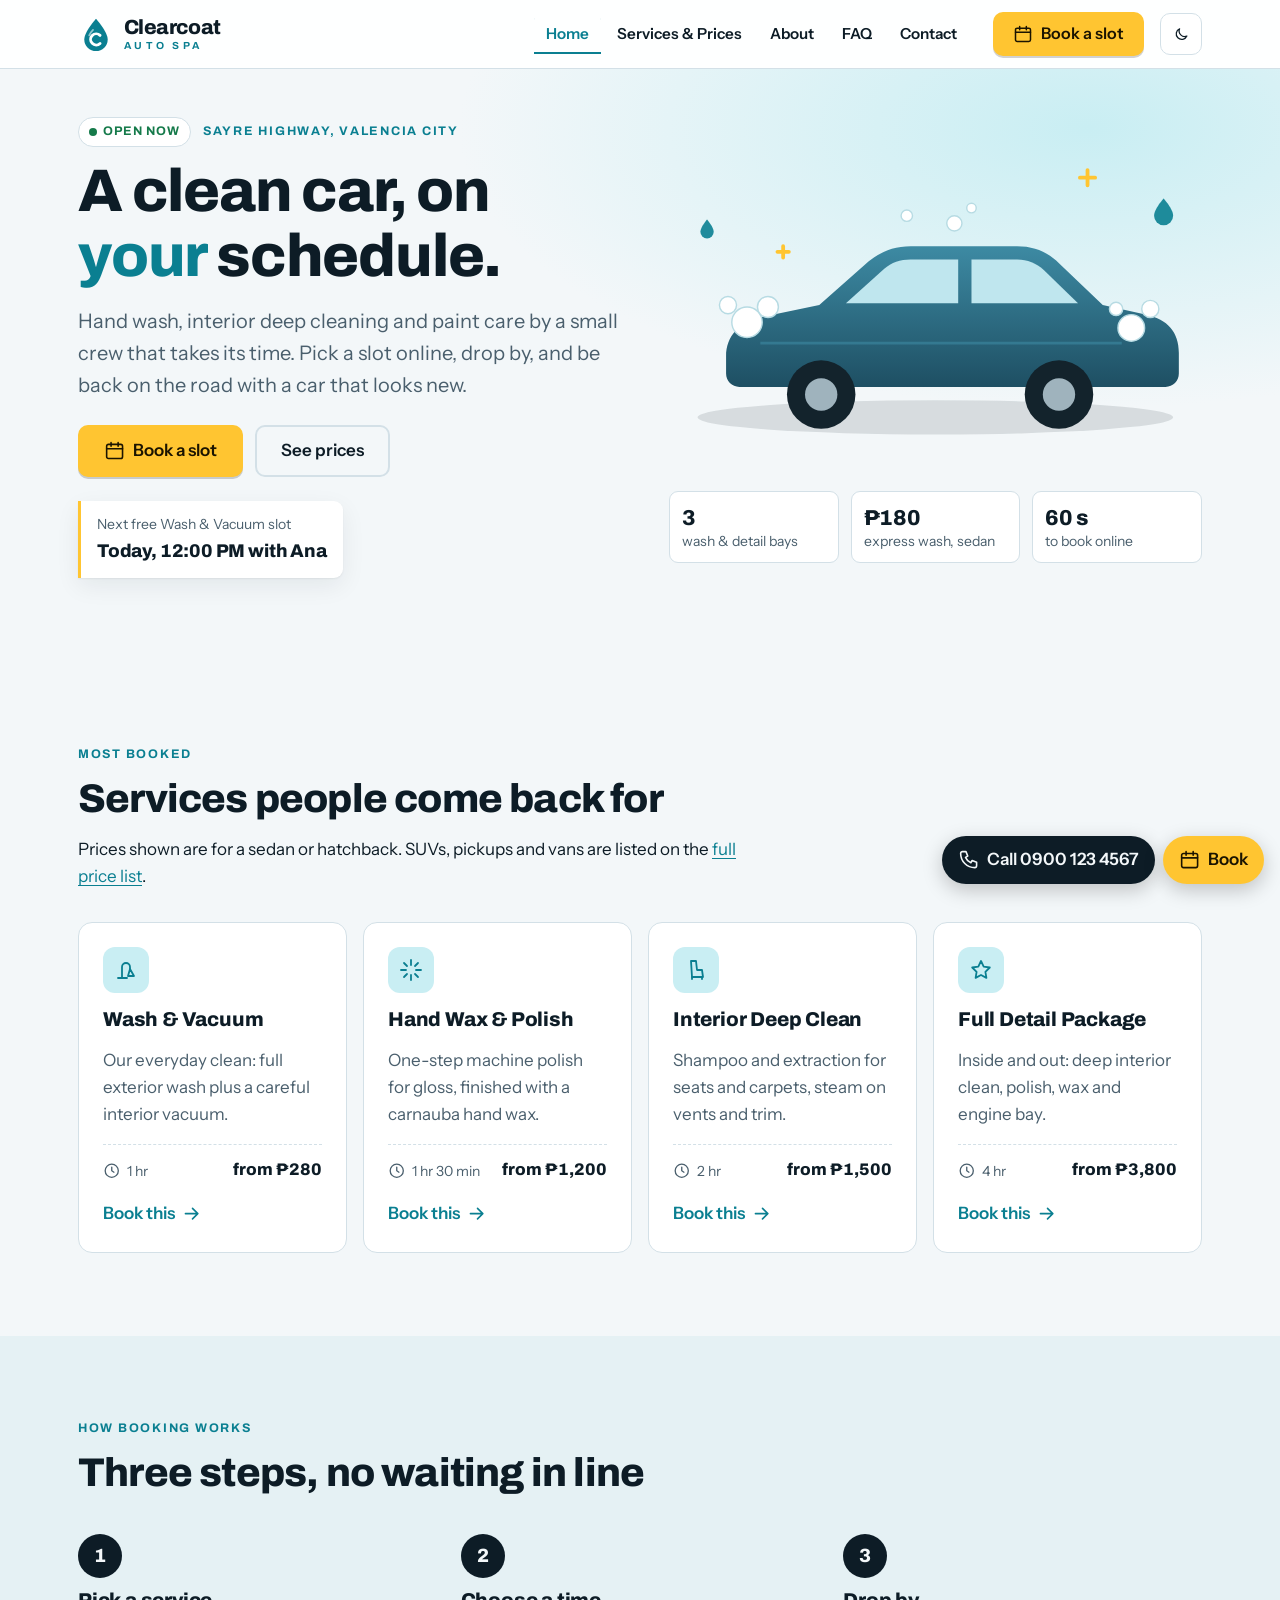
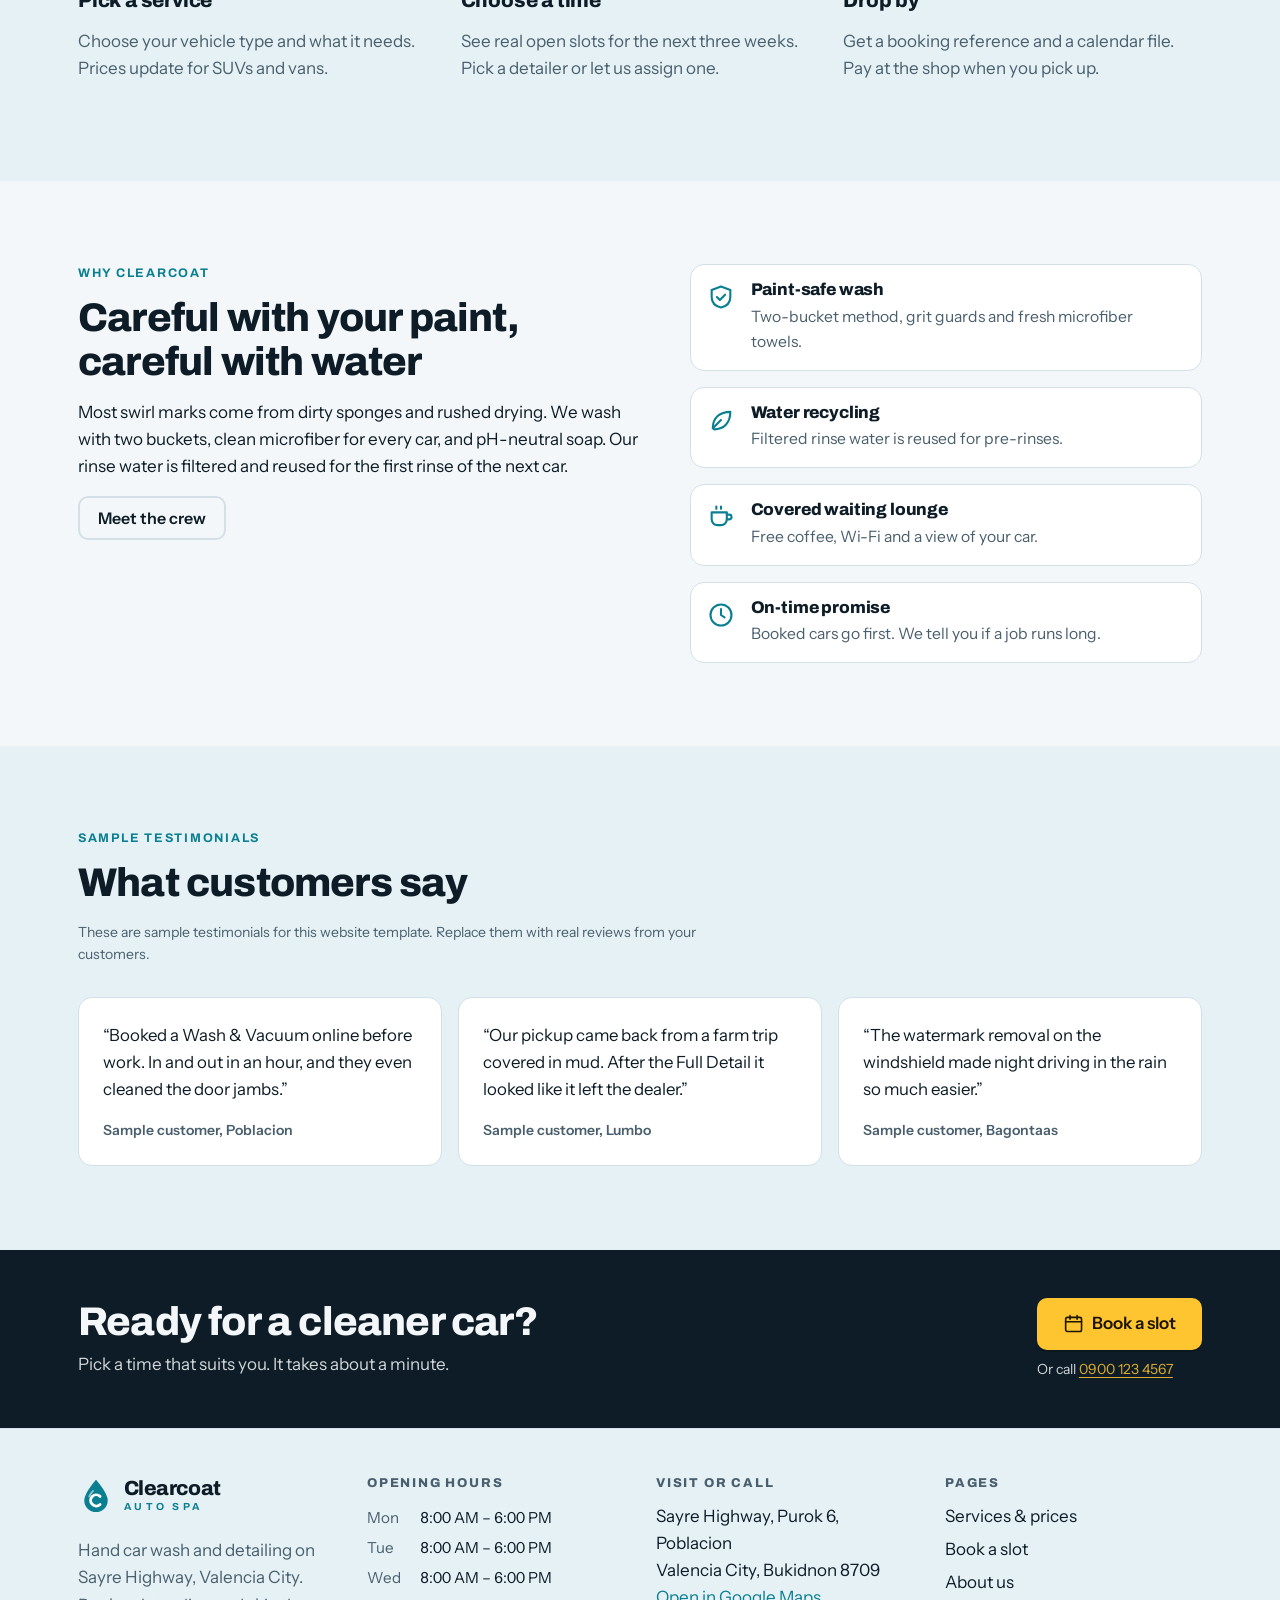
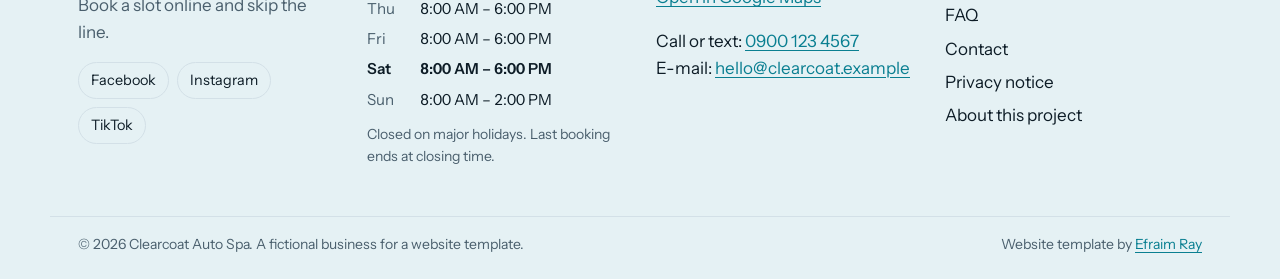
<file: demo/index.html>
<!DOCTYPE html>
<html lang="en-PH">
<head>
<meta charset="utf-8">
<meta name="viewport" content="width=device-width, initial-scale=1, viewport-fit=cover">
<title>Clearcoat Auto Spa | Car Wash &amp; Detailing in Valencia City, Bukidnon</title>
<meta name="description" content="Hand car wash, interior deep cleaning and detailing in Valencia City, Bukidnon. See prices in pesos and book a time slot online in under a minute.">
<link rel="canonical" href="https://efraimray.github.io/clearcoat-auto-spa/demo/">
<meta property="og:type" content="website">
<meta property="og:site_name" content="Clearcoat Auto Spa">
<meta property="og:title" content="Clearcoat Auto Spa | Car Wash &amp; Detailing in Valencia City, Bukidnon">
<meta property="og:description" content="Hand car wash, interior deep cleaning and detailing in Valencia City, Bukidnon. See prices in pesos and book a time slot online in under a minute.">
<meta property="og:url" content="https://efraimray.github.io/clearcoat-auto-spa/demo/">
<meta property="og:image" content="https://efraimray.github.io/clearcoat-auto-spa/demo/assets/img/og-image.jpg">
<meta property="og:locale" content="en_PH">
<meta name="twitter:card" content="summary_large_image">
<meta name="theme-color" content="#0a7f91">
<link rel="icon" href="assets/img/favicon.svg" type="image/svg+xml">
<link rel="preload" href="assets/fonts/archivo-latin-800-normal.woff2" as="font" type="font/woff2" crossorigin>
<link rel="preload" href="assets/fonts/instrument-sans-latin-400-normal.woff2" as="font" type="font/woff2" crossorigin>
<link rel="stylesheet" href="assets/css/style.css?v=1.0.0">
<script>/* Apply the saved theme before paint to avoid a flash. */try{var t=localStorage.getItem('cc-theme');if(t==='dark'||t==='light'){document.documentElement.setAttribute('data-theme',t);}}catch(e){}</script>
<script type="application/ld+json">{"@context":"https://schema.org","@type":"AutoWash","name":"Clearcoat Auto Spa","description":"Car wash and detailing in Valencia City","url":"https://efraimray.github.io/clearcoat-auto-spa/demo/","telephone":"+639001234567","email":"hello@clearcoat.example","priceRange":"₱120–₱5,200","image":"https://efraimray.github.io/clearcoat-auto-spa/demo/assets/img/og-image.jpg","logo":"https://efraimray.github.io/clearcoat-auto-spa/demo/assets/img/favicon.svg","address":{"@type":"PostalAddress","streetAddress":"Sayre Highway, Purok 6, Poblacion","addressLocality":"Valencia City","addressRegion":"Bukidnon","postalCode":"8709","addressCountry":"PH"},"openingHoursSpecification":[{"@type":"OpeningHoursSpecification","dayOfWeek":"Sunday","opens":"08:00","closes":"14:00"},{"@type":"OpeningHoursSpecification","dayOfWeek":"Monday","opens":"08:00","closes":"18:00"},{"@type":"OpeningHoursSpecification","dayOfWeek":"Tuesday","opens":"08:00","closes":"18:00"},{"@type":"OpeningHoursSpecification","dayOfWeek":"Wednesday","opens":"08:00","closes":"18:00"},{"@type":"OpeningHoursSpecification","dayOfWeek":"Thursday","opens":"08:00","closes":"18:00"},{"@type":"OpeningHoursSpecification","dayOfWeek":"Friday","opens":"08:00","closes":"18:00"},{"@type":"OpeningHoursSpecification","dayOfWeek":"Saturday","opens":"08:00","closes":"18:00"}],"potentialAction":{"@type":"ReserveAction","target":"https://efraimray.github.io/clearcoat-auto-spa/demo/book.html","name":"Book a car wash or detailing slot"}}</script>
</head>
<body class="page-index">
<a class="skip-link" href="#main">Skip to content</a>
<header class="site-header" data-header>
  <div class="wrap header-row">
    <a class="brand" href="index.html" aria-label="Clearcoat Auto Spa home"><span class="logo"><svg class="logo-mark" viewBox="0 0 40 40" width="36" height="36" aria-hidden="true" focusable="false"><path d="M20 3C20 3 7 17.5 7 26a13 13 0 0 0 26 0C33 17.5 20 3 20 3z" fill="var(--aqua)"/><path d="M24.5 21.5a6.2 6.2 0 1 0 0 9" fill="none" stroke="var(--on-aqua)" stroke-width="3.2" stroke-linecap="round"/><path d="M12.5 21.5c1.2-2.6 2.8-4.6 4.2-6" fill="none" stroke="var(--on-aqua)" stroke-width="2" stroke-linecap="round" opacity=".55"/></svg><span class="logo-text"><span class="logo-name">Clearcoat</span><span class="logo-sub">Auto Spa</span></span></span></a>
    <nav class="main-nav" id="main-nav" aria-label="Main">
      <ul>
                  <li><a href="index.html" aria-current="page">Home</a></li>
                  <li><a href="services.html">Services &amp; Prices</a></li>
                  <li><a href="about.html">About</a></li>
                  <li><a href="faq.html">FAQ</a></li>
                  <li><a href="contact.html">Contact</a></li>
              </ul>
      <a class="btn btn-signal nav-book" href="book.html"><svg class="icon" viewBox="0 0 24 24" width="24" height="24" fill="none" stroke="currentColor" stroke-width="1.8" stroke-linecap="round" stroke-linejoin="round" aria-hidden="true" focusable="false"><rect x="3" y="5" width="18" height="16" rx="2"/><path d="M3 10h18M8 3v4M16 3v4"/></svg> Book a slot</a>
    </nav>
    <div class="header-tools">
      <button class="icon-btn theme-toggle" type="button" data-theme-toggle aria-label="Switch to dark theme">
        <span class="when-light"><svg class="icon" viewBox="0 0 24 24" width="24" height="24" fill="none" stroke="currentColor" stroke-width="1.8" stroke-linecap="round" stroke-linejoin="round" aria-hidden="true" focusable="false"><path d="M20 14.5A8 8 0 0 1 9.5 4a8 8 0 1 0 10.5 10.5z"/></svg></span><span class="when-dark"><svg class="icon" viewBox="0 0 24 24" width="24" height="24" fill="none" stroke="currentColor" stroke-width="1.8" stroke-linecap="round" stroke-linejoin="round" aria-hidden="true" focusable="false"><circle cx="12" cy="12" r="4"/><path d="M12 2v2M12 20v2M2 12h2M20 12h2M4.9 4.9l1.4 1.4M17.7 17.7l1.4 1.4M19.1 4.9l-1.4 1.4M6.3 17.7l-1.4 1.4"/></svg></span>
      </button>
      <button class="icon-btn menu-toggle" type="button" data-menu-toggle aria-controls="main-nav" aria-expanded="false" aria-label="Open menu">
        <span class="when-closed"><svg class="icon" viewBox="0 0 24 24" width="24" height="24" fill="none" stroke="currentColor" stroke-width="1.8" stroke-linecap="round" stroke-linejoin="round" aria-hidden="true" focusable="false"><path d="M4 7h16M4 12h16M4 17h16"/></svg></span><span class="when-open"><svg class="icon" viewBox="0 0 24 24" width="24" height="24" fill="none" stroke="currentColor" stroke-width="1.8" stroke-linecap="round" stroke-linejoin="round" aria-hidden="true" focusable="false"><path d="M6 6l12 12M18 6L6 18"/></svg></span>
      </button>
    </div>
  </div>
</header>
<main id="main" tabindex="-1">
<section class="hero">
  <div class="wrap hero-grid">
    <div class="hero-copy">
      <p class="eyebrow"><span class="open-pill" data-open-status>Open today</span> Sayre Highway, Valencia City</p>
      <h1>A clean car, on <em>your</em> schedule.</h1>
      <p class="lead">Hand wash, interior deep cleaning and paint care by a small crew that takes its time. Pick a slot online, drop by, and be back on the road with a car that looks new.</p>
      <div class="hero-actions">
        <a class="btn btn-signal btn-lg" href="book.html"><svg class="icon" viewBox="0 0 24 24" width="24" height="24" fill="none" stroke="currentColor" stroke-width="1.8" stroke-linecap="round" stroke-linejoin="round" aria-hidden="true" focusable="false"><rect x="3" y="5" width="18" height="16" rx="2"/><path d="M3 10h18M8 3v4M16 3v4"/></svg> Book a slot</a>
        <a class="btn btn-ghost btn-lg" href="services.html">See prices</a>
      </div>
      <div class="next-slot" data-next-slot aria-live="polite">
        <span class="next-slot-label">Next free Wash &amp; Vacuum slot</span>
        <strong data-next-slot-value>Checking the schedule…</strong>
      </div>
    </div>
    <div class="hero-visual">
      <svg class="hero-art" viewBox="0 0 560 360" role="img" aria-labelledby="hero-art-title"><title id="hero-art-title">Illustration of a freshly washed car with foam bubbles and a shine sweep</title><defs><linearGradient id="ccBody" x1="0" y1="0" x2="0" y2="1"><stop offset="0" stop-color="var(--car-hi)"/><stop offset="1" stop-color="var(--car)"/></linearGradient><linearGradient id="ccSweep" x1="0" y1="0" x2="1" y2="0"><stop offset="0" stop-color="#fff" stop-opacity="0"/><stop offset=".5" stop-color="#fff" stop-opacity=".75"/><stop offset="1" stop-color="#fff" stop-opacity="0"/></linearGradient><clipPath id="ccCarClip"><path d="M60 236c0-22 14-36 40-42l58-12 52-46c12-10 26-16 44-16h112c18 0 32 6 44 18l46 44 46 10c22 5 34 18 34 40v22c0 8-6 14-14 14H74c-8 0-14-6-14-14z"/></clipPath></defs><ellipse cx="280" cy="300" rx="250" ry="18" fill="var(--shadow-ground)"/><path d="M60 236c0-22 14-36 40-42l58-12 52-46c12-10 26-16 44-16h112c18 0 32 6 44 18l46 44 46 10c22 5 34 18 34 40v22c0 8-6 14-14 14H74c-8 0-14-6-14-14z" fill="url(#ccBody)"/><path d="M186 180l40-36c8-7 17-10 28-10h50v46z" fill="var(--glass)"/><path d="M318 134h48c11 0 20 4 28 11l36 35H318z" fill="var(--glass)"/><g clip-path="url(#ccCarClip)"><rect class="sweep" x="-160" y="100" width="120" height="220" fill="url(#ccSweep)" transform="skewX(-18)"/></g><path d="M96 222h380" stroke="var(--car-hi)" stroke-width="3" opacity=".6"/><circle cx="160" cy="276" r="36" fill="var(--tire)"/><circle cx="160" cy="276" r="17" fill="var(--rim)"/><circle cx="410" cy="276" r="36" fill="var(--tire)"/><circle cx="410" cy="276" r="17" fill="var(--rim)"/><g class="bubbles" fill="var(--foam)" stroke="var(--foam-edge)" stroke-width="1.5"><circle cx="82" cy="200" r="16"/><circle cx="104" cy="184" r="11"/><circle cx="62" cy="182" r="9"/><circle cx="486" cy="206" r="14"/><circle cx="506" cy="186" r="9"/><circle cx="470" cy="186" r="7"/><circle cx="300" cy="96" r="8"/><circle cx="318" cy="80" r="5"/><circle cx="250" cy="88" r="6"/></g><g fill="var(--aqua)" opacity=".9"><path d="M520 70s-10 11-10 18a10 10 0 0 0 20 0c0-7-10-18-10-18z"/><path d="M40 92s-7 8-7 13a7 7 0 0 0 14 0c0-5-7-13-7-13z"/></g><g stroke="var(--signal)" stroke-width="4" stroke-linecap="round"><path d="M440 40v16M432 48h16"/><path d="M120 120v12M114 126h12"/></g></svg>      <ul class="hero-badges" aria-label="Highlights">
        <li><strong>3</strong> wash &amp; detail bays</li>
        <li><strong>₱180</strong> express wash, sedan</li>
        <li><strong>60 s</strong> to book online</li>
      </ul>
    </div>
  </div>
</section>

<section class="section">
  <div class="wrap">
    <div class="section-head">
      <p class="eyebrow">Most booked</p>
      <h2>Services people come back for</h2>
      <p>Prices shown are for a sedan or hatchback. SUVs, pickups and vans are listed on the <a href="services.html">full price list</a>.</p>
    </div>
    <div class="card-grid">
              <article class="svc-card">
          <span class="svc-icon"><svg class="icon" viewBox="0 0 24 24" width="24" height="24" fill="none" stroke="currentColor" stroke-width="1.8" stroke-linecap="round" stroke-linejoin="round" aria-hidden="true" focusable="false"><path d="M4 20h9M8 20V9a4 4 0 0 1 8 0v2"/><path d="M16 11l4 7h-6z"/></svg></span>
          <h3>Wash &amp; Vacuum</h3>
          <p>Our everyday clean: full exterior wash plus a careful interior vacuum.</p>
          <p class="svc-meta"><span><svg class="icon" viewBox="0 0 24 24" width="24" height="24" fill="none" stroke="currentColor" stroke-width="1.8" stroke-linecap="round" stroke-linejoin="round" aria-hidden="true" focusable="false"><circle cx="12" cy="12" r="9"/><path d="M12 7v5l3 2"/></svg> 1 hr</span><span class="price">from ₱280</span></p>
          <a class="text-link" href="book.html?service=wash-vacuum">Book this <svg class="icon" viewBox="0 0 24 24" width="24" height="24" fill="none" stroke="currentColor" stroke-width="1.8" stroke-linecap="round" stroke-linejoin="round" aria-hidden="true" focusable="false"><path d="M5 12h14M13 6l6 6-6 6"/></svg></a>
        </article>
              <article class="svc-card">
          <span class="svc-icon"><svg class="icon" viewBox="0 0 24 24" width="24" height="24" fill="none" stroke="currentColor" stroke-width="1.8" stroke-linecap="round" stroke-linejoin="round" aria-hidden="true" focusable="false"><path d="M12 2v5M12 17v5M2 12h5M17 12h5M5 5l3 3M16 16l3 3M19 5l-3 3M8 16l-3 3"/></svg></span>
          <h3>Hand Wax &amp; Polish</h3>
          <p>One-step machine polish for gloss, finished with a carnauba hand wax.</p>
          <p class="svc-meta"><span><svg class="icon" viewBox="0 0 24 24" width="24" height="24" fill="none" stroke="currentColor" stroke-width="1.8" stroke-linecap="round" stroke-linejoin="round" aria-hidden="true" focusable="false"><circle cx="12" cy="12" r="9"/><path d="M12 7v5l3 2"/></svg> 1 hr 30 min</span><span class="price">from ₱1,200</span></p>
          <a class="text-link" href="book.html?service=wax-polish">Book this <svg class="icon" viewBox="0 0 24 24" width="24" height="24" fill="none" stroke="currentColor" stroke-width="1.8" stroke-linecap="round" stroke-linejoin="round" aria-hidden="true" focusable="false"><path d="M5 12h14M13 6l6 6-6 6"/></svg></a>
        </article>
              <article class="svc-card">
          <span class="svc-icon"><svg class="icon" viewBox="0 0 24 24" width="24" height="24" fill="none" stroke="currentColor" stroke-width="1.8" stroke-linecap="round" stroke-linejoin="round" aria-hidden="true" focusable="false"><path d="M7 3h5l1 9h5l1 7H8z"/><path d="M8 19v2M18 19v2"/></svg></span>
          <h3>Interior Deep Clean</h3>
          <p>Shampoo and extraction for seats and carpets, steam on vents and trim.</p>
          <p class="svc-meta"><span><svg class="icon" viewBox="0 0 24 24" width="24" height="24" fill="none" stroke="currentColor" stroke-width="1.8" stroke-linecap="round" stroke-linejoin="round" aria-hidden="true" focusable="false"><circle cx="12" cy="12" r="9"/><path d="M12 7v5l3 2"/></svg> 2 hr</span><span class="price">from ₱1,500</span></p>
          <a class="text-link" href="book.html?service=interior-deep">Book this <svg class="icon" viewBox="0 0 24 24" width="24" height="24" fill="none" stroke="currentColor" stroke-width="1.8" stroke-linecap="round" stroke-linejoin="round" aria-hidden="true" focusable="false"><path d="M5 12h14M13 6l6 6-6 6"/></svg></a>
        </article>
              <article class="svc-card">
          <span class="svc-icon"><svg class="icon" viewBox="0 0 24 24" width="24" height="24" fill="none" stroke="currentColor" stroke-width="1.8" stroke-linecap="round" stroke-linejoin="round" aria-hidden="true" focusable="false"><path d="M12 3l2.7 5.6 6.1.9-4.4 4.3 1 6.1L12 17l-5.4 2.9 1-6.1L3.2 9.5l6.1-.9z"/></svg></span>
          <h3>Full Detail Package</h3>
          <p>Inside and out: deep interior clean, polish, wax and engine bay.</p>
          <p class="svc-meta"><span><svg class="icon" viewBox="0 0 24 24" width="24" height="24" fill="none" stroke="currentColor" stroke-width="1.8" stroke-linecap="round" stroke-linejoin="round" aria-hidden="true" focusable="false"><circle cx="12" cy="12" r="9"/><path d="M12 7v5l3 2"/></svg> 4 hr</span><span class="price">from ₱3,800</span></p>
          <a class="text-link" href="book.html?service=full-detail">Book this <svg class="icon" viewBox="0 0 24 24" width="24" height="24" fill="none" stroke="currentColor" stroke-width="1.8" stroke-linecap="round" stroke-linejoin="round" aria-hidden="true" focusable="false"><path d="M5 12h14M13 6l6 6-6 6"/></svg></a>
        </article>
          </div>
  </div>
</section>

<section class="section section-tint">
  <div class="wrap">
    <div class="section-head">
      <p class="eyebrow">How booking works</p>
      <h2>Three steps, no waiting in line</h2>
    </div>
    <ol class="steps">
      <li><span class="step-n">1</span><h3>Pick a service</h3><p>Choose your vehicle type and what it needs. Prices update for SUVs and vans.</p></li>
      <li><span class="step-n">2</span><h3>Choose a time</h3><p>See real open slots for the next three weeks. Pick a detailer or let us assign one.</p></li>
      <li><span class="step-n">3</span><h3>Drop by</h3><p>Get a booking reference and a calendar file. Pay at the shop when you pick up.</p></li>
    </ol>
  </div>
</section>

<section class="section">
  <div class="wrap split">
    <div>
      <p class="eyebrow">Why Clearcoat</p>
      <h2>Careful with your paint, careful with water</h2>
      <p>Most swirl marks come from dirty sponges and rushed drying. We wash with two buckets, clean microfiber for every car, and pH-neutral soap. Our rinse water is filtered and reused for the first rinse of the next car.</p>
      <a class="btn btn-ghost" href="about.html">Meet the crew</a>
    </div>
    <ul class="feature-list">
      <li><svg class="icon" viewBox="0 0 24 24" width="24" height="24" fill="none" stroke="currentColor" stroke-width="1.8" stroke-linecap="round" stroke-linejoin="round" aria-hidden="true" focusable="false"><path d="M12 3l8 3v6c0 5-3.5 8-8 9-4.5-1-8-4-8-9V6z"/><path d="M8.5 12l2.5 2.5 4.5-4.5"/></svg><div><h3>Paint-safe wash</h3><p>Two-bucket method, grit guards and fresh microfiber towels.</p></div></li>
      <li><svg class="icon" viewBox="0 0 24 24" width="24" height="24" fill="none" stroke="currentColor" stroke-width="1.8" stroke-linecap="round" stroke-linejoin="round" aria-hidden="true" focusable="false"><path d="M5 19c0-9 6-14 15-14 0 9-5 15-14 15"/><path d="M5 19l7-7"/></svg><div><h3>Water recycling</h3><p>Filtered rinse water is reused for pre-rinses.</p></div></li>
      <li><svg class="icon" viewBox="0 0 24 24" width="24" height="24" fill="none" stroke="currentColor" stroke-width="1.8" stroke-linecap="round" stroke-linejoin="round" aria-hidden="true" focusable="false"><path d="M4 8h13v6a5 5 0 0 1-5 5H9a5 5 0 0 1-5-5z"/><path d="M17 10h2a2 2 0 0 1 0 4h-2M8 3v2M12 3v2"/></svg><div><h3>Covered waiting lounge</h3><p>Free coffee, Wi-Fi and a view of your car.</p></div></li>
      <li><svg class="icon" viewBox="0 0 24 24" width="24" height="24" fill="none" stroke="currentColor" stroke-width="1.8" stroke-linecap="round" stroke-linejoin="round" aria-hidden="true" focusable="false"><circle cx="12" cy="12" r="9"/><path d="M12 7v5l3 2"/></svg><div><h3>On-time promise</h3><p>Booked cars go first. We tell you if a job runs long.</p></div></li>
    </ul>
  </div>
</section>

<section class="section section-tint">
  <div class="wrap">
    <div class="section-head">
      <p class="eyebrow">Sample testimonials</p>
      <h2>What customers say</h2>
      <p class="small muted">These are sample testimonials for this website template. Replace them with real reviews from your customers.</p>
    </div>
    <div class="quote-grid">
      <figure class="quote"><blockquote><p>“Booked a Wash &amp; Vacuum online before work. In and out in an hour, and they even cleaned the door jambs.”</p></blockquote><figcaption>Sample customer, Poblacion</figcaption></figure>
      <figure class="quote"><blockquote><p>“Our pickup came back from a farm trip covered in mud. After the Full Detail it looked like it left the dealer.”</p></blockquote><figcaption>Sample customer, Lumbo</figcaption></figure>
      <figure class="quote"><blockquote><p>“The watermark removal on the windshield made night driving in the rain so much easier.”</p></blockquote><figcaption>Sample customer, Bagontaas</figcaption></figure>
    </div>
  </div>
</section>

<section class="section cta-band">
  <div class="wrap cta-row">
    <div>
      <h2>Ready for a cleaner car?</h2>
      <p>Pick a time that suits you. It takes about a minute.</p>
    </div>
    <div class="cta-actions">
      <a class="btn btn-signal btn-lg" href="book.html"><svg class="icon" viewBox="0 0 24 24" width="24" height="24" fill="none" stroke="currentColor" stroke-width="1.8" stroke-linecap="round" stroke-linejoin="round" aria-hidden="true" focusable="false"><rect x="3" y="5" width="18" height="16" rx="2"/><path d="M3 10h18M8 3v4M16 3v4"/></svg> Book a slot</a>
      <p class="small">Or call <a href="tel:+639001234567">0900 123 4567</a></p>
    </div>
  </div>
</section>
</main>
<footer class="site-footer">
  <div class="wrap footer-grid">
    <div class="footer-brand">
      <span class="logo logo-footer"><svg class="logo-mark" viewBox="0 0 40 40" width="36" height="36" aria-hidden="true" focusable="false"><path d="M20 3C20 3 7 17.5 7 26a13 13 0 0 0 26 0C33 17.5 20 3 20 3z" fill="var(--aqua)"/><path d="M24.5 21.5a6.2 6.2 0 1 0 0 9" fill="none" stroke="var(--on-aqua)" stroke-width="3.2" stroke-linecap="round"/><path d="M12.5 21.5c1.2-2.6 2.8-4.6 4.2-6" fill="none" stroke="var(--on-aqua)" stroke-width="2" stroke-linecap="round" opacity=".55"/></svg><span class="logo-text"><span class="logo-name">Clearcoat</span><span class="logo-sub">Auto Spa</span></span></span>      <p>Hand car wash and detailing on Sayre Highway, Valencia City. Book a slot online and skip the line.</p>
      <ul class="social" aria-label="Social media (placeholder links)">
        <li><a href="#">Facebook</a></li>
        <li><a href="#">Instagram</a></li>
        <li><a href="#">TikTok</a></li>
      </ul>
    </div>
    <div>
      <h2 class="footer-h">Opening hours</h2>
      <table class="hours-table">
        <caption class="sr-only">Opening hours</caption>
        <tbody>
                  <tr data-day="1"><th scope="row">Mon</th><td>8:00 AM – 6:00 PM</td></tr>
                  <tr data-day="2"><th scope="row">Tue</th><td>8:00 AM – 6:00 PM</td></tr>
                  <tr data-day="3"><th scope="row">Wed</th><td>8:00 AM – 6:00 PM</td></tr>
                  <tr data-day="4"><th scope="row">Thu</th><td>8:00 AM – 6:00 PM</td></tr>
                  <tr data-day="5"><th scope="row">Fri</th><td>8:00 AM – 6:00 PM</td></tr>
                  <tr data-day="6"><th scope="row">Sat</th><td>8:00 AM – 6:00 PM</td></tr>
                  <tr data-day="0"><th scope="row">Sun</th><td>8:00 AM – 2:00 PM</td></tr>
                </tbody>
      </table>
      <p class="small muted">Closed on major holidays. Last booking ends at closing time.</p>
    </div>
    <div>
      <h2 class="footer-h">Visit or call</h2>
      <address>
        Sayre Highway, Purok 6, Poblacion<br>
        Valencia City, Bukidnon 8709      </address>
      <p><a href="https://www.google.com/maps/search/?api=1&amp;query=Poblacion%2C+Valencia+City%2C+Bukidnon" rel="noopener" target="_blank">Open in Google Maps</a></p>
      <p>Call or text: <a href="tel:+639001234567">0900 123 4567</a><br>
      E-mail: <a href="mailto:hello@clearcoat.example">hello@clearcoat.example</a></p>
    </div>
    <div>
      <h2 class="footer-h">Pages</h2>
      <ul class="footer-links">
        <li><a href="services.html">Services &amp; prices</a></li>
        <li><a href="book.html">Book a slot</a></li>
        <li><a href="about.html">About us</a></li>
        <li><a href="faq.html">FAQ</a></li>
        <li><a href="contact.html">Contact</a></li>
        <li><a href="privacy.html">Privacy notice</a></li>
        <li><a href="about-project.html">About this project</a></li>      </ul>
    </div>
  </div>
  <div class="wrap footer-base">
    <p>&copy; 2026 Clearcoat Auto Spa. A fictional business for a website template.</p>
    <p>Website template by <a href="https://www.efraimray.com/" rel="noopener">Efraim Ray</a></p>
  </div>
</footer>
<div class="fab" data-fab>
  <a class="fab-call" href="tel:+639001234567"><svg class="icon" viewBox="0 0 24 24" width="24" height="24" fill="none" stroke="currentColor" stroke-width="1.8" stroke-linecap="round" stroke-linejoin="round" aria-hidden="true" focusable="false"><path d="M5 3h4l2 5-2.5 1.5a11 11 0 0 0 6 6L16 13l5 2v4a2 2 0 0 1-2 2A16 16 0 0 1 3 5a2 2 0 0 1 2-2z"/></svg><span><span class="fab-label">Call</span> 0900 123 4567</span></a>
  <a class="fab-book" href="book.html"><svg class="icon" viewBox="0 0 24 24" width="24" height="24" fill="none" stroke="currentColor" stroke-width="1.8" stroke-linecap="round" stroke-linejoin="round" aria-hidden="true" focusable="false"><rect x="3" y="5" width="18" height="16" rx="2"/><path d="M3 10h18M8 3v4M16 3v4"/></svg><span>Book</span></a></div>
<script src="assets/js/main.js?v=1.0.0" defer></script>
<script type="application/json" id="cc-data">{"mode":"static","api":"api/slots.php","services":[{"id":"express-wash","name":"Express Exterior Wash","minutes":30,"prices":{"sedan":180,"suv":220,"van":260},"summary":"Foam pre-soak, hand wash, spot-free rinse and microfiber dry.","includes":["Snow-foam pre-soak","Two-bucket hand wash","Wheel face rinse","Spot-free rinse and dry"],"icon":"drop","popular":false},{"id":"wash-vacuum","name":"Wash \u0026 Vacuum","minutes":60,"prices":{"sedan":280,"suv":350,"van":420},"summary":"Our everyday clean: full exterior wash plus a careful interior vacuum.","includes":["Everything in Express Wash","Vacuum seats, mats and trunk","Dashboard and door-panel wipe","Inside glass clean"],"icon":"vacuum","popular":true},{"id":"engine-bay","name":"Engine Bay Detail","minutes":60,"prices":{"sedan":450,"suv":550,"van":650},"summary":"Low-pressure degrease of the engine bay with electronics covered.","includes":["Sensitive parts covered first","Citrus degreaser, soft brushes","Low-pressure rinse","Water-based plastic dressing"],"icon":"engine","popular":false},{"id":"glass-care","name":"Glass Watermark Removal","minutes":60,"prices":{"sedan":800,"suv":950,"van":1100},"summary":"Removes hard-water spots from glass and adds a rain-repellent coat.","includes":["Watermark remover on all glass","Machine glass polish on windshield","Rain-repellent coat","Wiper blade clean"],"icon":"glass","popular":false},{"id":"wax-polish","name":"Hand Wax \u0026 Polish","minutes":90,"prices":{"sedan":1200,"suv":1500,"van":1800},"summary":"One-step machine polish for gloss, finished with a carnauba hand wax.","includes":["Wash and clay-bar decontamination","One-step machine polish","Carnauba hand wax","Tire shine and trim dressing"],"icon":"shine","popular":true},{"id":"interior-deep","name":"Interior Deep Clean","minutes":120,"prices":{"sedan":1500,"suv":1800,"van":2200},"summary":"Shampoo and extraction for seats and carpets, steam on vents and trim.","includes":["Seat and carpet shampoo with extraction","Steam clean of vents, cup holders and trim","Leather clean and condition","Odor treatment"],"icon":"seat","popular":false},{"id":"full-detail","name":"Full Detail Package","minutes":240,"prices":{"sedan":3800,"suv":4500,"van":5200},"summary":"Inside and out: deep interior clean, polish, wax and engine bay.","includes":["Interior Deep Clean","Hand Wax \u0026 Polish","Engine Bay Detail","Glass treatment on windshield"],"icon":"star","popular":false},{"id":"moto-wash","name":"Motorcycle Wash \u0026 Shine","minutes":30,"prices":{"motorcycle":120},"summary":"Foam wash, chain-safe rinse, dry and tire shine for scooters and bikes.","includes":["Foam wash and soft brush","Chain area kept dry","Blow dry","Tire and plastic shine"],"icon":"moto","popular":false}],"staff":[{"id":"rico","name":"Rico Manalo","initials":"RM","role":"Lead Detailer","days":[1,2,3,4,5,6],"services":["express-wash","wash-vacuum","engine-bay","glass-care","wax-polish","interior-deep","full-detail","moto-wash"]},{"id":"ana","name":"Ana Lumbay","initials":"AL","role":"Interior Specialist","days":[0,2,3,4,5,6],"services":["express-wash","wash-vacuum","interior-deep","full-detail"]},{"id":"dexter","name":"Dexter Pabillo","initials":"DP","role":"Wash \u0026 Engine Bay Tech","days":[0,1,3,4,5,6],"services":["express-wash","wash-vacuum","engine-bay","glass-care","moto-wash"]}],"settings":{"utc_offset_minutes":480,"slot_step":30,"lead_minutes":60,"days_ahead":21,"hours":[["08:00","14:00"],["08:00","18:00"],["08:00","18:00"],["08:00","18:00"],["08:00","18:00"],["08:00","18:00"],["08:00","18:00"]],"blocked_dates":{"2026-11-01":"All Saints' Day","2026-11-02":"All Souls' Day","2026-11-30":"Bonifacio Day","2026-12-08":"Feast of the Immaculate Conception","2026-12-24":"Christmas Eve","2026-12-25":"Christmas Day","2026-12-30":"Rizal Day","2026-12-31":"New Year's Eve","2027-01-01":"New Year's Day"},"vehicles":{"sedan":"Sedan / Hatchback","suv":"SUV / Pickup / AUV","van":"Van / Large","motorcycle":"Motorcycle / Scooter"},"demo_busy":true},"business":{"name":"Clearcoat Auto Spa","phone":"0900 123 4567","location":"Sayre Highway, Purok 6, Poblacion, Valencia City, Bukidnon"},"links":{"confirmation":"confirmation.html","book":"book.html"}}</script><script src="assets/js/engine.js?v=1.0.0" defer></script><script src="assets/js/booking.js?v=1.0.0" defer></script></body>
</html>
</file>
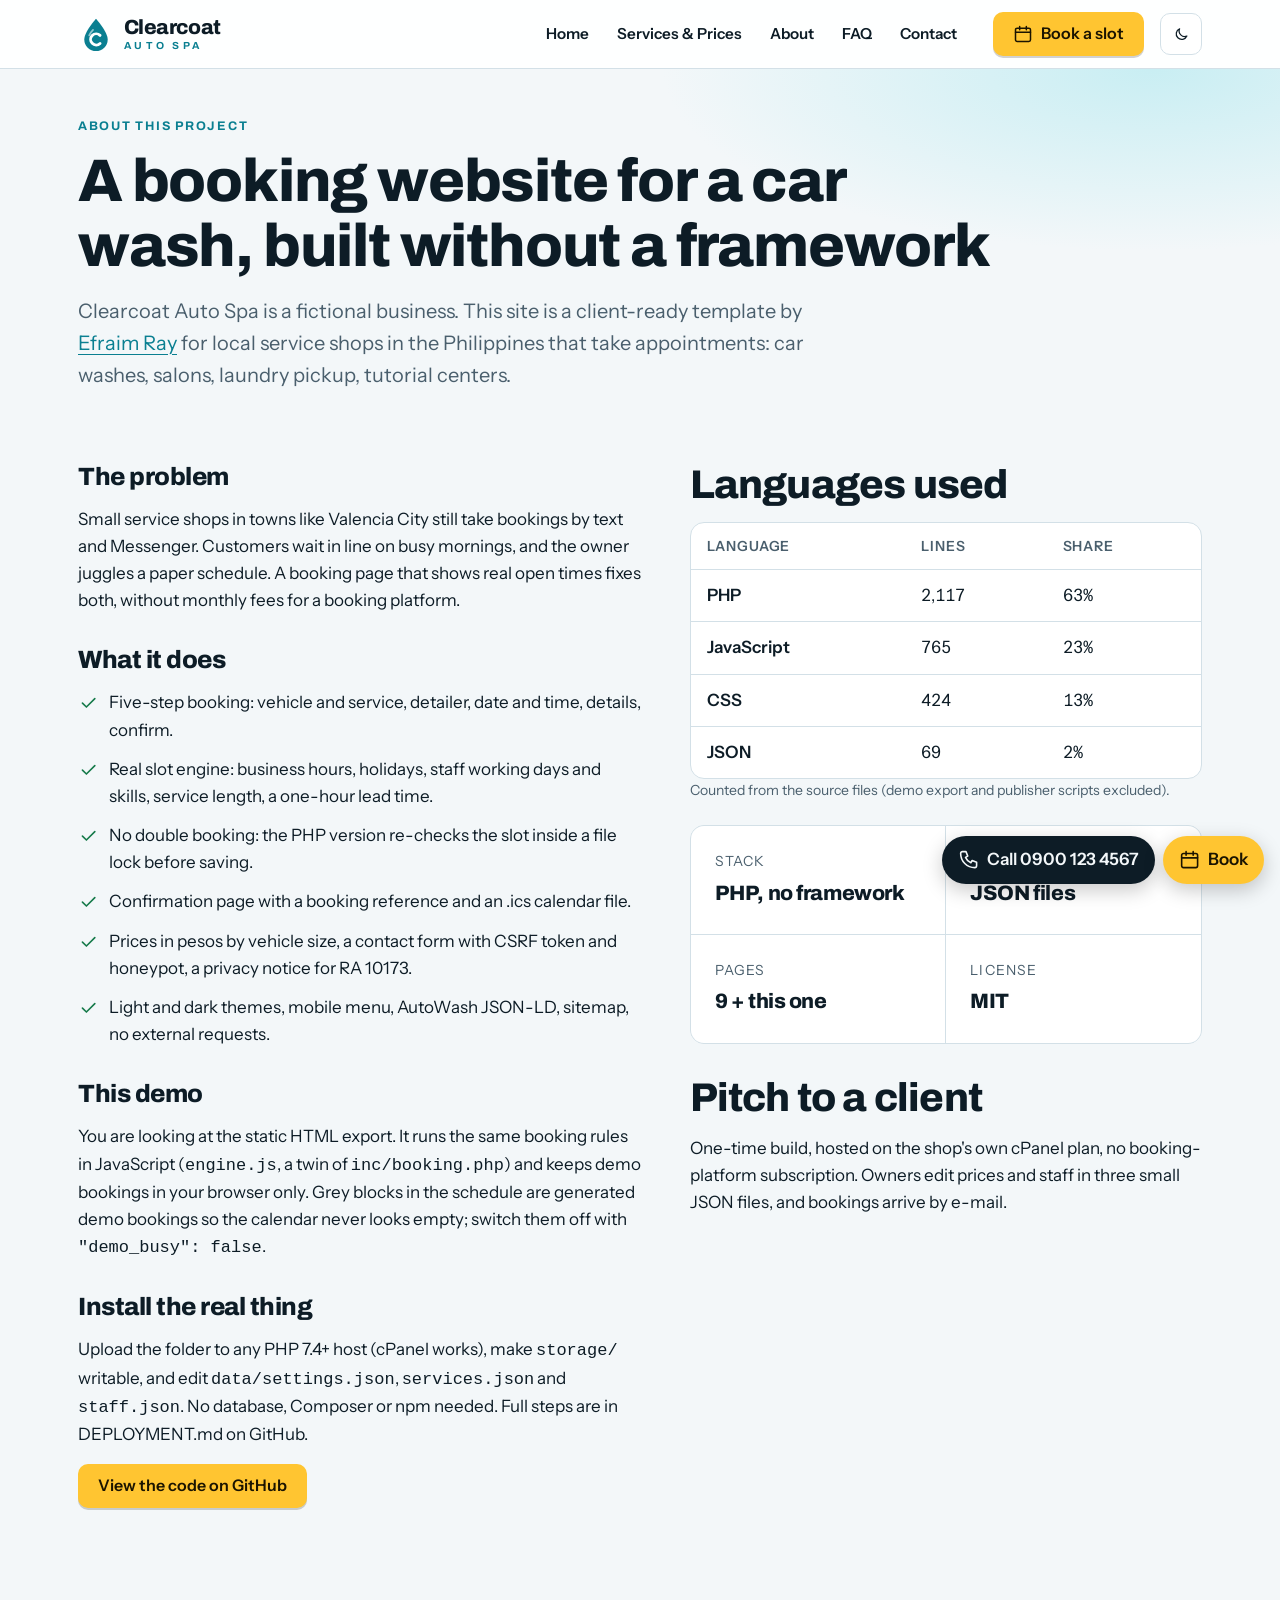
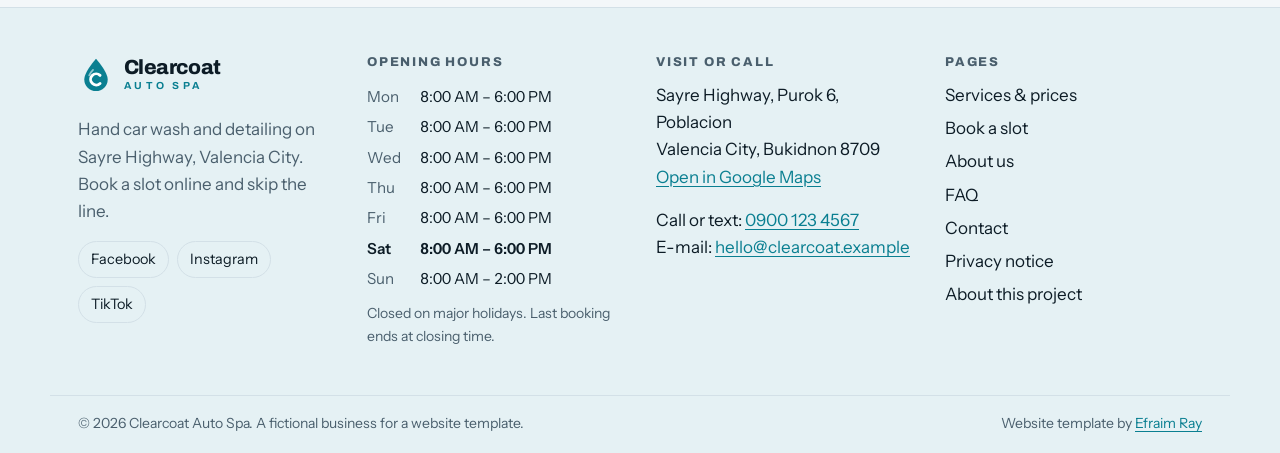
<file: demo/about-project.html>
<!DOCTYPE html>
<html lang="en-PH">
<head>
<meta charset="utf-8">
<meta name="viewport" content="width=device-width, initial-scale=1, viewport-fit=cover">
<title>About This Project | Clearcoat Auto Spa Website Template</title>
<meta name="description" content="How the Clearcoat Auto Spa booking website template was built: PHP, vanilla JavaScript and CSS, no framework, with a double-booking-safe slot engine.">
<link rel="canonical" href="https://efraimray.github.io/clearcoat-auto-spa/demo/about-project.html">
<meta property="og:type" content="website">
<meta property="og:site_name" content="Clearcoat Auto Spa">
<meta property="og:title" content="About This Project | Clearcoat Auto Spa Website Template">
<meta property="og:description" content="How the Clearcoat Auto Spa booking website template was built: PHP, vanilla JavaScript and CSS, no framework, with a double-booking-safe slot engine.">
<meta property="og:url" content="https://efraimray.github.io/clearcoat-auto-spa/demo/about-project.html">
<meta property="og:image" content="https://efraimray.github.io/clearcoat-auto-spa/demo/assets/img/og-image.jpg">
<meta property="og:locale" content="en_PH">
<meta name="twitter:card" content="summary_large_image">
<meta name="theme-color" content="#0a7f91">
<link rel="icon" href="assets/img/favicon.svg" type="image/svg+xml">
<link rel="preload" href="assets/fonts/archivo-latin-800-normal.woff2" as="font" type="font/woff2" crossorigin>
<link rel="preload" href="assets/fonts/instrument-sans-latin-400-normal.woff2" as="font" type="font/woff2" crossorigin>
<link rel="stylesheet" href="assets/css/style.css?v=1.0.0">
<script>/* Apply the saved theme before paint to avoid a flash. */try{var t=localStorage.getItem('cc-theme');if(t==='dark'||t==='light'){document.documentElement.setAttribute('data-theme',t);}}catch(e){}</script>
<script type="application/ld+json">{"@context":"https://schema.org","@type":"AutoWash","name":"Clearcoat Auto Spa","description":"Car wash and detailing in Valencia City","url":"https://efraimray.github.io/clearcoat-auto-spa/demo/","telephone":"+639001234567","email":"hello@clearcoat.example","priceRange":"₱120–₱5,200","image":"https://efraimray.github.io/clearcoat-auto-spa/demo/assets/img/og-image.jpg","logo":"https://efraimray.github.io/clearcoat-auto-spa/demo/assets/img/favicon.svg","address":{"@type":"PostalAddress","streetAddress":"Sayre Highway, Purok 6, Poblacion","addressLocality":"Valencia City","addressRegion":"Bukidnon","postalCode":"8709","addressCountry":"PH"},"openingHoursSpecification":[{"@type":"OpeningHoursSpecification","dayOfWeek":"Sunday","opens":"08:00","closes":"14:00"},{"@type":"OpeningHoursSpecification","dayOfWeek":"Monday","opens":"08:00","closes":"18:00"},{"@type":"OpeningHoursSpecification","dayOfWeek":"Tuesday","opens":"08:00","closes":"18:00"},{"@type":"OpeningHoursSpecification","dayOfWeek":"Wednesday","opens":"08:00","closes":"18:00"},{"@type":"OpeningHoursSpecification","dayOfWeek":"Thursday","opens":"08:00","closes":"18:00"},{"@type":"OpeningHoursSpecification","dayOfWeek":"Friday","opens":"08:00","closes":"18:00"},{"@type":"OpeningHoursSpecification","dayOfWeek":"Saturday","opens":"08:00","closes":"18:00"}],"potentialAction":{"@type":"ReserveAction","target":"https://efraimray.github.io/clearcoat-auto-spa/demo/book.html","name":"Book a car wash or detailing slot"}}</script>
</head>
<body class="page-about-project">
<a class="skip-link" href="#main">Skip to content</a>
<header class="site-header" data-header>
  <div class="wrap header-row">
    <a class="brand" href="index.html" aria-label="Clearcoat Auto Spa home"><span class="logo"><svg class="logo-mark" viewBox="0 0 40 40" width="36" height="36" aria-hidden="true" focusable="false"><path d="M20 3C20 3 7 17.5 7 26a13 13 0 0 0 26 0C33 17.5 20 3 20 3z" fill="var(--aqua)"/><path d="M24.5 21.5a6.2 6.2 0 1 0 0 9" fill="none" stroke="var(--on-aqua)" stroke-width="3.2" stroke-linecap="round"/><path d="M12.5 21.5c1.2-2.6 2.8-4.6 4.2-6" fill="none" stroke="var(--on-aqua)" stroke-width="2" stroke-linecap="round" opacity=".55"/></svg><span class="logo-text"><span class="logo-name">Clearcoat</span><span class="logo-sub">Auto Spa</span></span></span></a>
    <nav class="main-nav" id="main-nav" aria-label="Main">
      <ul>
                  <li><a href="index.html">Home</a></li>
                  <li><a href="services.html">Services &amp; Prices</a></li>
                  <li><a href="about.html">About</a></li>
                  <li><a href="faq.html">FAQ</a></li>
                  <li><a href="contact.html">Contact</a></li>
              </ul>
      <a class="btn btn-signal nav-book" href="book.html"><svg class="icon" viewBox="0 0 24 24" width="24" height="24" fill="none" stroke="currentColor" stroke-width="1.8" stroke-linecap="round" stroke-linejoin="round" aria-hidden="true" focusable="false"><rect x="3" y="5" width="18" height="16" rx="2"/><path d="M3 10h18M8 3v4M16 3v4"/></svg> Book a slot</a>
    </nav>
    <div class="header-tools">
      <button class="icon-btn theme-toggle" type="button" data-theme-toggle aria-label="Switch to dark theme">
        <span class="when-light"><svg class="icon" viewBox="0 0 24 24" width="24" height="24" fill="none" stroke="currentColor" stroke-width="1.8" stroke-linecap="round" stroke-linejoin="round" aria-hidden="true" focusable="false"><path d="M20 14.5A8 8 0 0 1 9.5 4a8 8 0 1 0 10.5 10.5z"/></svg></span><span class="when-dark"><svg class="icon" viewBox="0 0 24 24" width="24" height="24" fill="none" stroke="currentColor" stroke-width="1.8" stroke-linecap="round" stroke-linejoin="round" aria-hidden="true" focusable="false"><circle cx="12" cy="12" r="4"/><path d="M12 2v2M12 20v2M2 12h2M20 12h2M4.9 4.9l1.4 1.4M17.7 17.7l1.4 1.4M19.1 4.9l-1.4 1.4M6.3 17.7l-1.4 1.4"/></svg></span>
      </button>
      <button class="icon-btn menu-toggle" type="button" data-menu-toggle aria-controls="main-nav" aria-expanded="false" aria-label="Open menu">
        <span class="when-closed"><svg class="icon" viewBox="0 0 24 24" width="24" height="24" fill="none" stroke="currentColor" stroke-width="1.8" stroke-linecap="round" stroke-linejoin="round" aria-hidden="true" focusable="false"><path d="M4 7h16M4 12h16M4 17h16"/></svg></span><span class="when-open"><svg class="icon" viewBox="0 0 24 24" width="24" height="24" fill="none" stroke="currentColor" stroke-width="1.8" stroke-linecap="round" stroke-linejoin="round" aria-hidden="true" focusable="false"><path d="M6 6l12 12M18 6L6 18"/></svg></span>
      </button>
    </div>
  </div>
</header>
<main id="main" tabindex="-1">
<section class="page-hero">
  <div class="wrap">
    <p class="eyebrow">About this project</p>
    <h1>A booking website for a car wash, built without a framework</h1>
    <p class="lead">Clearcoat Auto Spa is a fictional business. This site is a client-ready template by <a href="https://www.efraimray.com/">Efraim Ray</a> for local service shops in the Philippines that take appointments: car washes, salons, laundry pickup, tutorial centers.</p>
  </div>
</section>
<section class="section section-tight">
  <div class="wrap split">
    <div class="prose">
      <h2>The problem</h2>
      <p>Small service shops in towns like Valencia City still take bookings by text and Messenger. Customers wait in line on busy mornings, and the owner juggles a paper schedule. A booking page that shows real open times fixes both, without monthly fees for a booking platform.</p>
      <h2>What it does</h2>
      <ul class="check-list">
        <li><svg class="icon" viewBox="0 0 24 24" width="24" height="24" fill="none" stroke="currentColor" stroke-width="1.8" stroke-linecap="round" stroke-linejoin="round" aria-hidden="true" focusable="false"><path d="M5 12.5l4.5 4.5L19 7.5"/></svg> Five-step booking: vehicle and service, detailer, date and time, details, confirm.</li>
        <li><svg class="icon" viewBox="0 0 24 24" width="24" height="24" fill="none" stroke="currentColor" stroke-width="1.8" stroke-linecap="round" stroke-linejoin="round" aria-hidden="true" focusable="false"><path d="M5 12.5l4.5 4.5L19 7.5"/></svg> Real slot engine: business hours, holidays, staff working days and skills, service length, a one-hour lead time.</li>
        <li><svg class="icon" viewBox="0 0 24 24" width="24" height="24" fill="none" stroke="currentColor" stroke-width="1.8" stroke-linecap="round" stroke-linejoin="round" aria-hidden="true" focusable="false"><path d="M5 12.5l4.5 4.5L19 7.5"/></svg> No double booking: the PHP version re-checks the slot inside a file lock before saving.</li>
        <li><svg class="icon" viewBox="0 0 24 24" width="24" height="24" fill="none" stroke="currentColor" stroke-width="1.8" stroke-linecap="round" stroke-linejoin="round" aria-hidden="true" focusable="false"><path d="M5 12.5l4.5 4.5L19 7.5"/></svg> Confirmation page with a booking reference and an .ics calendar file.</li>
        <li><svg class="icon" viewBox="0 0 24 24" width="24" height="24" fill="none" stroke="currentColor" stroke-width="1.8" stroke-linecap="round" stroke-linejoin="round" aria-hidden="true" focusable="false"><path d="M5 12.5l4.5 4.5L19 7.5"/></svg> Prices in pesos by vehicle size, a contact form with CSRF token and honeypot, a privacy notice for RA 10173.</li>
        <li><svg class="icon" viewBox="0 0 24 24" width="24" height="24" fill="none" stroke="currentColor" stroke-width="1.8" stroke-linecap="round" stroke-linejoin="round" aria-hidden="true" focusable="false"><path d="M5 12.5l4.5 4.5L19 7.5"/></svg> Light and dark themes, mobile menu, AutoWash JSON-LD, sitemap, no external requests.</li>
      </ul>
      <h2>This demo</h2>
      <p>You are looking at the static HTML export. It runs the same booking rules in JavaScript (<code>engine.js</code>, a twin of <code>inc/booking.php</code>) and keeps demo bookings in your browser only. Grey blocks in the schedule are generated demo bookings so the calendar never looks empty; switch them off with <code>"demo_busy": false</code>.</p>
      <h2>Install the real thing</h2>
      <p>Upload the folder to any PHP 7.4+ host (cPanel works), make <code>storage/</code> writable, and edit <code>data/settings.json</code>, <code>services.json</code> and <code>staff.json</code>. No database, Composer or npm needed. Full steps are in DEPLOYMENT.md on GitHub.</p>
      <p><a class="btn btn-signal" href="https://github.com/EfraimRay/clearcoat-auto-spa">View the code on GitHub</a></p>
    </div>
    <div>
      <h2>Languages used</h2>
      <div class="table-scroll">
        <table class="data-table" style="min-width:0">
          <thead><tr><th scope="col">Language</th><th scope="col">Lines</th><th scope="col">Share</th></tr></thead>
          <tbody>
                      <tr><th scope="row">PHP</th><td>2,117</td><td>63%</td></tr>
                      <tr><th scope="row">JavaScript</th><td>765</td><td>23%</td></tr>
                      <tr><th scope="row">CSS</th><td>424</td><td>13%</td></tr>
                      <tr><th scope="row">JSON</th><td>69</td><td>2%</td></tr>
                    </tbody>
        </table>
      </div>
      <p class="small muted">Counted from the source files (demo export and publisher scripts excluded).</p>
      <dl class="facts" style="margin-top:var(--s5)">
        <div><dt>Stack</dt><dd>PHP, no framework</dd></div>
        <div><dt>Storage</dt><dd>JSON files</dd></div>
        <div><dt>Pages</dt><dd>9 + this one</dd></div>
        <div><dt>License</dt><dd>MIT</dd></div>
      </dl>
      <h2 style="margin-top:var(--s6)">Pitch to a client</h2>
      <p>One-time build, hosted on the shop's own cPanel plan, no booking-platform subscription. Owners edit prices and staff in three small JSON files, and bookings arrive by e-mail.</p>
    </div>
  </div>
</section>
</main>
<footer class="site-footer">
  <div class="wrap footer-grid">
    <div class="footer-brand">
      <span class="logo logo-footer"><svg class="logo-mark" viewBox="0 0 40 40" width="36" height="36" aria-hidden="true" focusable="false"><path d="M20 3C20 3 7 17.5 7 26a13 13 0 0 0 26 0C33 17.5 20 3 20 3z" fill="var(--aqua)"/><path d="M24.5 21.5a6.2 6.2 0 1 0 0 9" fill="none" stroke="var(--on-aqua)" stroke-width="3.2" stroke-linecap="round"/><path d="M12.5 21.5c1.2-2.6 2.8-4.6 4.2-6" fill="none" stroke="var(--on-aqua)" stroke-width="2" stroke-linecap="round" opacity=".55"/></svg><span class="logo-text"><span class="logo-name">Clearcoat</span><span class="logo-sub">Auto Spa</span></span></span>      <p>Hand car wash and detailing on Sayre Highway, Valencia City. Book a slot online and skip the line.</p>
      <ul class="social" aria-label="Social media (placeholder links)">
        <li><a href="#">Facebook</a></li>
        <li><a href="#">Instagram</a></li>
        <li><a href="#">TikTok</a></li>
      </ul>
    </div>
    <div>
      <h2 class="footer-h">Opening hours</h2>
      <table class="hours-table">
        <caption class="sr-only">Opening hours</caption>
        <tbody>
                  <tr data-day="1"><th scope="row">Mon</th><td>8:00 AM – 6:00 PM</td></tr>
                  <tr data-day="2"><th scope="row">Tue</th><td>8:00 AM – 6:00 PM</td></tr>
                  <tr data-day="3"><th scope="row">Wed</th><td>8:00 AM – 6:00 PM</td></tr>
                  <tr data-day="4"><th scope="row">Thu</th><td>8:00 AM – 6:00 PM</td></tr>
                  <tr data-day="5"><th scope="row">Fri</th><td>8:00 AM – 6:00 PM</td></tr>
                  <tr data-day="6"><th scope="row">Sat</th><td>8:00 AM – 6:00 PM</td></tr>
                  <tr data-day="0"><th scope="row">Sun</th><td>8:00 AM – 2:00 PM</td></tr>
                </tbody>
      </table>
      <p class="small muted">Closed on major holidays. Last booking ends at closing time.</p>
    </div>
    <div>
      <h2 class="footer-h">Visit or call</h2>
      <address>
        Sayre Highway, Purok 6, Poblacion<br>
        Valencia City, Bukidnon 8709      </address>
      <p><a href="https://www.google.com/maps/search/?api=1&amp;query=Poblacion%2C+Valencia+City%2C+Bukidnon" rel="noopener" target="_blank">Open in Google Maps</a></p>
      <p>Call or text: <a href="tel:+639001234567">0900 123 4567</a><br>
      E-mail: <a href="mailto:hello@clearcoat.example">hello@clearcoat.example</a></p>
    </div>
    <div>
      <h2 class="footer-h">Pages</h2>
      <ul class="footer-links">
        <li><a href="services.html">Services &amp; prices</a></li>
        <li><a href="book.html">Book a slot</a></li>
        <li><a href="about.html">About us</a></li>
        <li><a href="faq.html">FAQ</a></li>
        <li><a href="contact.html">Contact</a></li>
        <li><a href="privacy.html">Privacy notice</a></li>
        <li><a href="about-project.html">About this project</a></li>      </ul>
    </div>
  </div>
  <div class="wrap footer-base">
    <p>&copy; 2026 Clearcoat Auto Spa. A fictional business for a website template.</p>
    <p>Website template by <a href="https://www.efraimray.com/" rel="noopener">Efraim Ray</a></p>
  </div>
</footer>
<div class="fab" data-fab>
  <a class="fab-call" href="tel:+639001234567"><svg class="icon" viewBox="0 0 24 24" width="24" height="24" fill="none" stroke="currentColor" stroke-width="1.8" stroke-linecap="round" stroke-linejoin="round" aria-hidden="true" focusable="false"><path d="M5 3h4l2 5-2.5 1.5a11 11 0 0 0 6 6L16 13l5 2v4a2 2 0 0 1-2 2A16 16 0 0 1 3 5a2 2 0 0 1 2-2z"/></svg><span><span class="fab-label">Call</span> 0900 123 4567</span></a>
  <a class="fab-book" href="book.html"><svg class="icon" viewBox="0 0 24 24" width="24" height="24" fill="none" stroke="currentColor" stroke-width="1.8" stroke-linecap="round" stroke-linejoin="round" aria-hidden="true" focusable="false"><rect x="3" y="5" width="18" height="16" rx="2"/><path d="M3 10h18M8 3v4M16 3v4"/></svg><span>Book</span></a></div>
<script src="assets/js/main.js?v=1.0.0" defer></script>
</body>
</html>
</file>
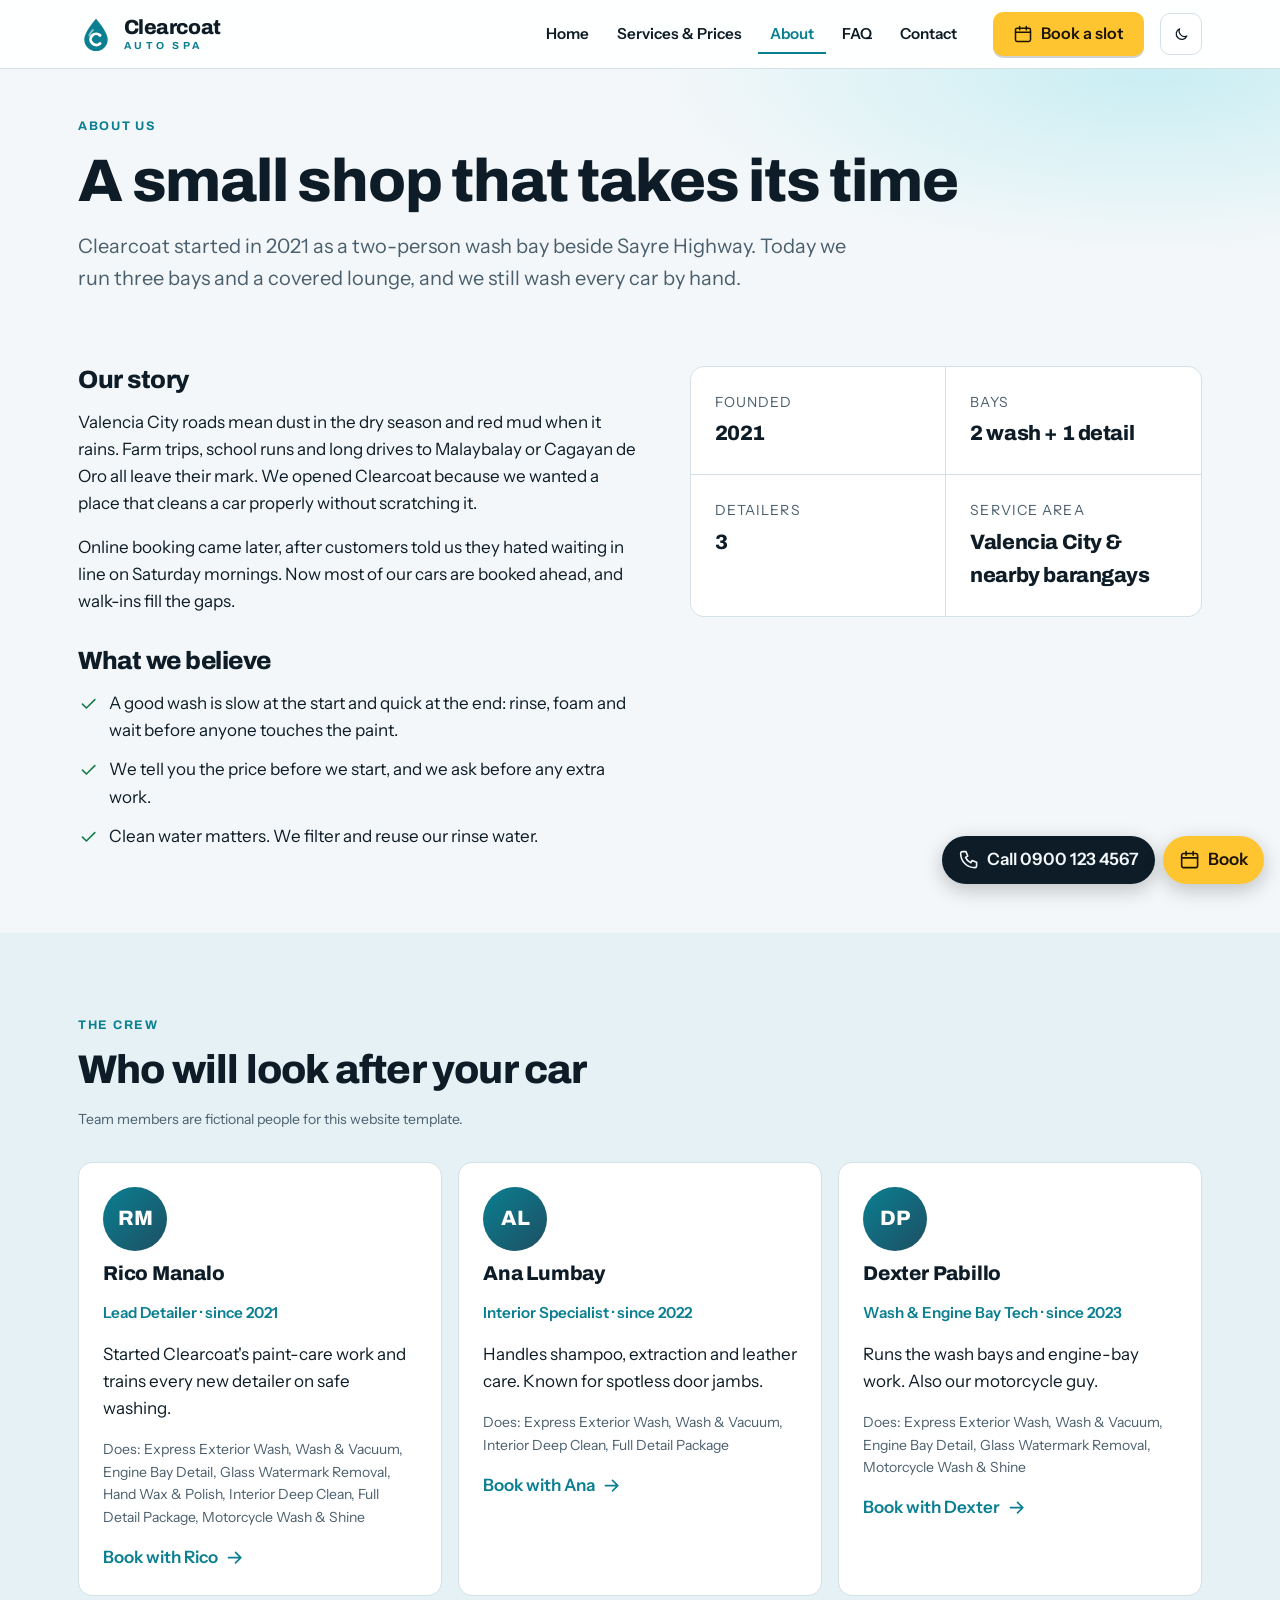
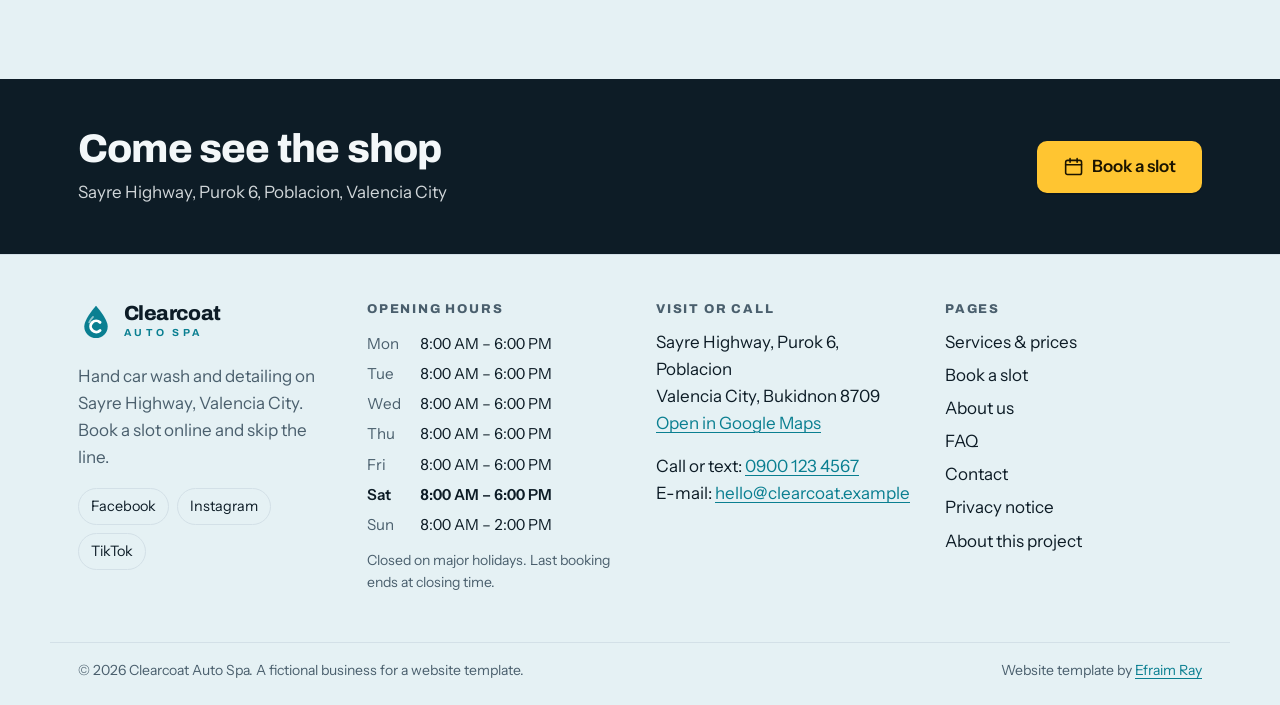
<file: demo/about.html>
<!DOCTYPE html>
<html lang="en-PH">
<head>
<meta charset="utf-8">
<meta name="viewport" content="width=device-width, initial-scale=1, viewport-fit=cover">
<title>About Us | Clearcoat Auto Spa, Valencia City</title>
<meta name="description" content="Meet the Clearcoat Auto Spa crew in Valencia City, Bukidnon: a small car wash and detailing shop that cares about paint, water and your time.">
<link rel="canonical" href="https://efraimray.github.io/clearcoat-auto-spa/demo/about.html">
<meta property="og:type" content="website">
<meta property="og:site_name" content="Clearcoat Auto Spa">
<meta property="og:title" content="About Us | Clearcoat Auto Spa, Valencia City">
<meta property="og:description" content="Meet the Clearcoat Auto Spa crew in Valencia City, Bukidnon: a small car wash and detailing shop that cares about paint, water and your time.">
<meta property="og:url" content="https://efraimray.github.io/clearcoat-auto-spa/demo/about.html">
<meta property="og:image" content="https://efraimray.github.io/clearcoat-auto-spa/demo/assets/img/og-image.jpg">
<meta property="og:locale" content="en_PH">
<meta name="twitter:card" content="summary_large_image">
<meta name="theme-color" content="#0a7f91">
<link rel="icon" href="assets/img/favicon.svg" type="image/svg+xml">
<link rel="preload" href="assets/fonts/archivo-latin-800-normal.woff2" as="font" type="font/woff2" crossorigin>
<link rel="preload" href="assets/fonts/instrument-sans-latin-400-normal.woff2" as="font" type="font/woff2" crossorigin>
<link rel="stylesheet" href="assets/css/style.css?v=1.0.0">
<script>/* Apply the saved theme before paint to avoid a flash. */try{var t=localStorage.getItem('cc-theme');if(t==='dark'||t==='light'){document.documentElement.setAttribute('data-theme',t);}}catch(e){}</script>
<script type="application/ld+json">{"@context":"https://schema.org","@type":"AutoWash","name":"Clearcoat Auto Spa","description":"Car wash and detailing in Valencia City","url":"https://efraimray.github.io/clearcoat-auto-spa/demo/","telephone":"+639001234567","email":"hello@clearcoat.example","priceRange":"₱120–₱5,200","image":"https://efraimray.github.io/clearcoat-auto-spa/demo/assets/img/og-image.jpg","logo":"https://efraimray.github.io/clearcoat-auto-spa/demo/assets/img/favicon.svg","address":{"@type":"PostalAddress","streetAddress":"Sayre Highway, Purok 6, Poblacion","addressLocality":"Valencia City","addressRegion":"Bukidnon","postalCode":"8709","addressCountry":"PH"},"openingHoursSpecification":[{"@type":"OpeningHoursSpecification","dayOfWeek":"Sunday","opens":"08:00","closes":"14:00"},{"@type":"OpeningHoursSpecification","dayOfWeek":"Monday","opens":"08:00","closes":"18:00"},{"@type":"OpeningHoursSpecification","dayOfWeek":"Tuesday","opens":"08:00","closes":"18:00"},{"@type":"OpeningHoursSpecification","dayOfWeek":"Wednesday","opens":"08:00","closes":"18:00"},{"@type":"OpeningHoursSpecification","dayOfWeek":"Thursday","opens":"08:00","closes":"18:00"},{"@type":"OpeningHoursSpecification","dayOfWeek":"Friday","opens":"08:00","closes":"18:00"},{"@type":"OpeningHoursSpecification","dayOfWeek":"Saturday","opens":"08:00","closes":"18:00"}],"potentialAction":{"@type":"ReserveAction","target":"https://efraimray.github.io/clearcoat-auto-spa/demo/book.html","name":"Book a car wash or detailing slot"}}</script>
</head>
<body class="page-about">
<a class="skip-link" href="#main">Skip to content</a>
<header class="site-header" data-header>
  <div class="wrap header-row">
    <a class="brand" href="index.html" aria-label="Clearcoat Auto Spa home"><span class="logo"><svg class="logo-mark" viewBox="0 0 40 40" width="36" height="36" aria-hidden="true" focusable="false"><path d="M20 3C20 3 7 17.5 7 26a13 13 0 0 0 26 0C33 17.5 20 3 20 3z" fill="var(--aqua)"/><path d="M24.5 21.5a6.2 6.2 0 1 0 0 9" fill="none" stroke="var(--on-aqua)" stroke-width="3.2" stroke-linecap="round"/><path d="M12.5 21.5c1.2-2.6 2.8-4.6 4.2-6" fill="none" stroke="var(--on-aqua)" stroke-width="2" stroke-linecap="round" opacity=".55"/></svg><span class="logo-text"><span class="logo-name">Clearcoat</span><span class="logo-sub">Auto Spa</span></span></span></a>
    <nav class="main-nav" id="main-nav" aria-label="Main">
      <ul>
                  <li><a href="index.html">Home</a></li>
                  <li><a href="services.html">Services &amp; Prices</a></li>
                  <li><a href="about.html" aria-current="page">About</a></li>
                  <li><a href="faq.html">FAQ</a></li>
                  <li><a href="contact.html">Contact</a></li>
              </ul>
      <a class="btn btn-signal nav-book" href="book.html"><svg class="icon" viewBox="0 0 24 24" width="24" height="24" fill="none" stroke="currentColor" stroke-width="1.8" stroke-linecap="round" stroke-linejoin="round" aria-hidden="true" focusable="false"><rect x="3" y="5" width="18" height="16" rx="2"/><path d="M3 10h18M8 3v4M16 3v4"/></svg> Book a slot</a>
    </nav>
    <div class="header-tools">
      <button class="icon-btn theme-toggle" type="button" data-theme-toggle aria-label="Switch to dark theme">
        <span class="when-light"><svg class="icon" viewBox="0 0 24 24" width="24" height="24" fill="none" stroke="currentColor" stroke-width="1.8" stroke-linecap="round" stroke-linejoin="round" aria-hidden="true" focusable="false"><path d="M20 14.5A8 8 0 0 1 9.5 4a8 8 0 1 0 10.5 10.5z"/></svg></span><span class="when-dark"><svg class="icon" viewBox="0 0 24 24" width="24" height="24" fill="none" stroke="currentColor" stroke-width="1.8" stroke-linecap="round" stroke-linejoin="round" aria-hidden="true" focusable="false"><circle cx="12" cy="12" r="4"/><path d="M12 2v2M12 20v2M2 12h2M20 12h2M4.9 4.9l1.4 1.4M17.7 17.7l1.4 1.4M19.1 4.9l-1.4 1.4M6.3 17.7l-1.4 1.4"/></svg></span>
      </button>
      <button class="icon-btn menu-toggle" type="button" data-menu-toggle aria-controls="main-nav" aria-expanded="false" aria-label="Open menu">
        <span class="when-closed"><svg class="icon" viewBox="0 0 24 24" width="24" height="24" fill="none" stroke="currentColor" stroke-width="1.8" stroke-linecap="round" stroke-linejoin="round" aria-hidden="true" focusable="false"><path d="M4 7h16M4 12h16M4 17h16"/></svg></span><span class="when-open"><svg class="icon" viewBox="0 0 24 24" width="24" height="24" fill="none" stroke="currentColor" stroke-width="1.8" stroke-linecap="round" stroke-linejoin="round" aria-hidden="true" focusable="false"><path d="M6 6l12 12M18 6L6 18"/></svg></span>
      </button>
    </div>
  </div>
</header>
<main id="main" tabindex="-1">
<section class="page-hero">
  <div class="wrap">
    <p class="eyebrow">About us</p>
    <h1>A small shop that takes its time</h1>
    <p class="lead">Clearcoat started in 2021 as a two-person wash bay beside Sayre Highway. Today we run three bays and a covered lounge, and we still wash every car by hand.</p>
  </div>
</section>

<section class="section section-tight">
  <div class="wrap split">
    <div class="prose">
      <h2>Our story</h2>
      <p>Valencia City roads mean dust in the dry season and red mud when it rains. Farm trips, school runs and long drives to Malaybalay or Cagayan de Oro all leave their mark. We opened Clearcoat because we wanted a place that cleans a car properly without scratching it.</p>
      <p>Online booking came later, after customers told us they hated waiting in line on Saturday mornings. Now most of our cars are booked ahead, and walk-ins fill the gaps.</p>
      <h2>What we believe</h2>
      <ul class="check-list">
        <li><svg class="icon" viewBox="0 0 24 24" width="24" height="24" fill="none" stroke="currentColor" stroke-width="1.8" stroke-linecap="round" stroke-linejoin="round" aria-hidden="true" focusable="false"><path d="M5 12.5l4.5 4.5L19 7.5"/></svg> A good wash is slow at the start and quick at the end: rinse, foam and wait before anyone touches the paint.</li>
        <li><svg class="icon" viewBox="0 0 24 24" width="24" height="24" fill="none" stroke="currentColor" stroke-width="1.8" stroke-linecap="round" stroke-linejoin="round" aria-hidden="true" focusable="false"><path d="M5 12.5l4.5 4.5L19 7.5"/></svg> We tell you the price before we start, and we ask before any extra work.</li>
        <li><svg class="icon" viewBox="0 0 24 24" width="24" height="24" fill="none" stroke="currentColor" stroke-width="1.8" stroke-linecap="round" stroke-linejoin="round" aria-hidden="true" focusable="false"><path d="M5 12.5l4.5 4.5L19 7.5"/></svg> Clean water matters. We filter and reuse our rinse water.</li>
      </ul>
    </div>
    <dl class="facts">
      <div><dt>Founded</dt><dd>2021</dd></div>
      <div><dt>Bays</dt><dd>2 wash + 1 detail</dd></div>
      <div><dt>Detailers</dt><dd>3</dd></div>
      <div><dt>Service area</dt><dd>Valencia City &amp; nearby barangays</dd></div>
    </dl>
  </div>
</section>

<section class="section section-tint">
  <div class="wrap">
    <div class="section-head">
      <p class="eyebrow">The crew</p>
      <h2>Who will look after your car</h2>
      <p class="small muted">Team members are fictional people for this website template.</p>
    </div>
    <div class="team-grid">
              <article class="team-card">
          <span class="avatar" aria-hidden="true">RM</span>
          <h3>Rico Manalo</h3>
          <p class="role">Lead Detailer · since 2021</p>
          <p>Started Clearcoat&#039;s paint-care work and trains every new detailer on safe washing.</p>
          <p class="small muted">Does: Express Exterior Wash, Wash &amp; Vacuum, Engine Bay Detail, Glass Watermark Removal, Hand Wax &amp; Polish, Interior Deep Clean, Full Detail Package, Motorcycle Wash &amp; Shine</p>
          <a class="text-link" href="book.html?staff=rico">Book with Rico <svg class="icon" viewBox="0 0 24 24" width="24" height="24" fill="none" stroke="currentColor" stroke-width="1.8" stroke-linecap="round" stroke-linejoin="round" aria-hidden="true" focusable="false"><path d="M5 12h14M13 6l6 6-6 6"/></svg></a>
        </article>
              <article class="team-card">
          <span class="avatar" aria-hidden="true">AL</span>
          <h3>Ana Lumbay</h3>
          <p class="role">Interior Specialist · since 2022</p>
          <p>Handles shampoo, extraction and leather care. Known for spotless door jambs.</p>
          <p class="small muted">Does: Express Exterior Wash, Wash &amp; Vacuum, Interior Deep Clean, Full Detail Package</p>
          <a class="text-link" href="book.html?staff=ana">Book with Ana <svg class="icon" viewBox="0 0 24 24" width="24" height="24" fill="none" stroke="currentColor" stroke-width="1.8" stroke-linecap="round" stroke-linejoin="round" aria-hidden="true" focusable="false"><path d="M5 12h14M13 6l6 6-6 6"/></svg></a>
        </article>
              <article class="team-card">
          <span class="avatar" aria-hidden="true">DP</span>
          <h3>Dexter Pabillo</h3>
          <p class="role">Wash &amp; Engine Bay Tech · since 2023</p>
          <p>Runs the wash bays and engine-bay work. Also our motorcycle guy.</p>
          <p class="small muted">Does: Express Exterior Wash, Wash &amp; Vacuum, Engine Bay Detail, Glass Watermark Removal, Motorcycle Wash &amp; Shine</p>
          <a class="text-link" href="book.html?staff=dexter">Book with Dexter <svg class="icon" viewBox="0 0 24 24" width="24" height="24" fill="none" stroke="currentColor" stroke-width="1.8" stroke-linecap="round" stroke-linejoin="round" aria-hidden="true" focusable="false"><path d="M5 12h14M13 6l6 6-6 6"/></svg></a>
        </article>
          </div>
  </div>
</section>

<section class="section cta-band">
  <div class="wrap cta-row">
    <div><h2>Come see the shop</h2><p>Sayre Highway, Purok 6, Poblacion, Valencia City</p></div>
    <div class="cta-actions"><a class="btn btn-signal btn-lg" href="book.html"><svg class="icon" viewBox="0 0 24 24" width="24" height="24" fill="none" stroke="currentColor" stroke-width="1.8" stroke-linecap="round" stroke-linejoin="round" aria-hidden="true" focusable="false"><rect x="3" y="5" width="18" height="16" rx="2"/><path d="M3 10h18M8 3v4M16 3v4"/></svg> Book a slot</a></div>
  </div>
</section>
</main>
<footer class="site-footer">
  <div class="wrap footer-grid">
    <div class="footer-brand">
      <span class="logo logo-footer"><svg class="logo-mark" viewBox="0 0 40 40" width="36" height="36" aria-hidden="true" focusable="false"><path d="M20 3C20 3 7 17.5 7 26a13 13 0 0 0 26 0C33 17.5 20 3 20 3z" fill="var(--aqua)"/><path d="M24.5 21.5a6.2 6.2 0 1 0 0 9" fill="none" stroke="var(--on-aqua)" stroke-width="3.2" stroke-linecap="round"/><path d="M12.5 21.5c1.2-2.6 2.8-4.6 4.2-6" fill="none" stroke="var(--on-aqua)" stroke-width="2" stroke-linecap="round" opacity=".55"/></svg><span class="logo-text"><span class="logo-name">Clearcoat</span><span class="logo-sub">Auto Spa</span></span></span>      <p>Hand car wash and detailing on Sayre Highway, Valencia City. Book a slot online and skip the line.</p>
      <ul class="social" aria-label="Social media (placeholder links)">
        <li><a href="#">Facebook</a></li>
        <li><a href="#">Instagram</a></li>
        <li><a href="#">TikTok</a></li>
      </ul>
    </div>
    <div>
      <h2 class="footer-h">Opening hours</h2>
      <table class="hours-table">
        <caption class="sr-only">Opening hours</caption>
        <tbody>
                  <tr data-day="1"><th scope="row">Mon</th><td>8:00 AM – 6:00 PM</td></tr>
                  <tr data-day="2"><th scope="row">Tue</th><td>8:00 AM – 6:00 PM</td></tr>
                  <tr data-day="3"><th scope="row">Wed</th><td>8:00 AM – 6:00 PM</td></tr>
                  <tr data-day="4"><th scope="row">Thu</th><td>8:00 AM – 6:00 PM</td></tr>
                  <tr data-day="5"><th scope="row">Fri</th><td>8:00 AM – 6:00 PM</td></tr>
                  <tr data-day="6"><th scope="row">Sat</th><td>8:00 AM – 6:00 PM</td></tr>
                  <tr data-day="0"><th scope="row">Sun</th><td>8:00 AM – 2:00 PM</td></tr>
                </tbody>
      </table>
      <p class="small muted">Closed on major holidays. Last booking ends at closing time.</p>
    </div>
    <div>
      <h2 class="footer-h">Visit or call</h2>
      <address>
        Sayre Highway, Purok 6, Poblacion<br>
        Valencia City, Bukidnon 8709      </address>
      <p><a href="https://www.google.com/maps/search/?api=1&amp;query=Poblacion%2C+Valencia+City%2C+Bukidnon" rel="noopener" target="_blank">Open in Google Maps</a></p>
      <p>Call or text: <a href="tel:+639001234567">0900 123 4567</a><br>
      E-mail: <a href="mailto:hello@clearcoat.example">hello@clearcoat.example</a></p>
    </div>
    <div>
      <h2 class="footer-h">Pages</h2>
      <ul class="footer-links">
        <li><a href="services.html">Services &amp; prices</a></li>
        <li><a href="book.html">Book a slot</a></li>
        <li><a href="about.html">About us</a></li>
        <li><a href="faq.html">FAQ</a></li>
        <li><a href="contact.html">Contact</a></li>
        <li><a href="privacy.html">Privacy notice</a></li>
        <li><a href="about-project.html">About this project</a></li>      </ul>
    </div>
  </div>
  <div class="wrap footer-base">
    <p>&copy; 2026 Clearcoat Auto Spa. A fictional business for a website template.</p>
    <p>Website template by <a href="https://www.efraimray.com/" rel="noopener">Efraim Ray</a></p>
  </div>
</footer>
<div class="fab" data-fab>
  <a class="fab-call" href="tel:+639001234567"><svg class="icon" viewBox="0 0 24 24" width="24" height="24" fill="none" stroke="currentColor" stroke-width="1.8" stroke-linecap="round" stroke-linejoin="round" aria-hidden="true" focusable="false"><path d="M5 3h4l2 5-2.5 1.5a11 11 0 0 0 6 6L16 13l5 2v4a2 2 0 0 1-2 2A16 16 0 0 1 3 5a2 2 0 0 1 2-2z"/></svg><span><span class="fab-label">Call</span> 0900 123 4567</span></a>
  <a class="fab-book" href="book.html"><svg class="icon" viewBox="0 0 24 24" width="24" height="24" fill="none" stroke="currentColor" stroke-width="1.8" stroke-linecap="round" stroke-linejoin="round" aria-hidden="true" focusable="false"><rect x="3" y="5" width="18" height="16" rx="2"/><path d="M3 10h18M8 3v4M16 3v4"/></svg><span>Book</span></a></div>
<script src="assets/js/main.js?v=1.0.0" defer></script>
</body>
</html>
</file>
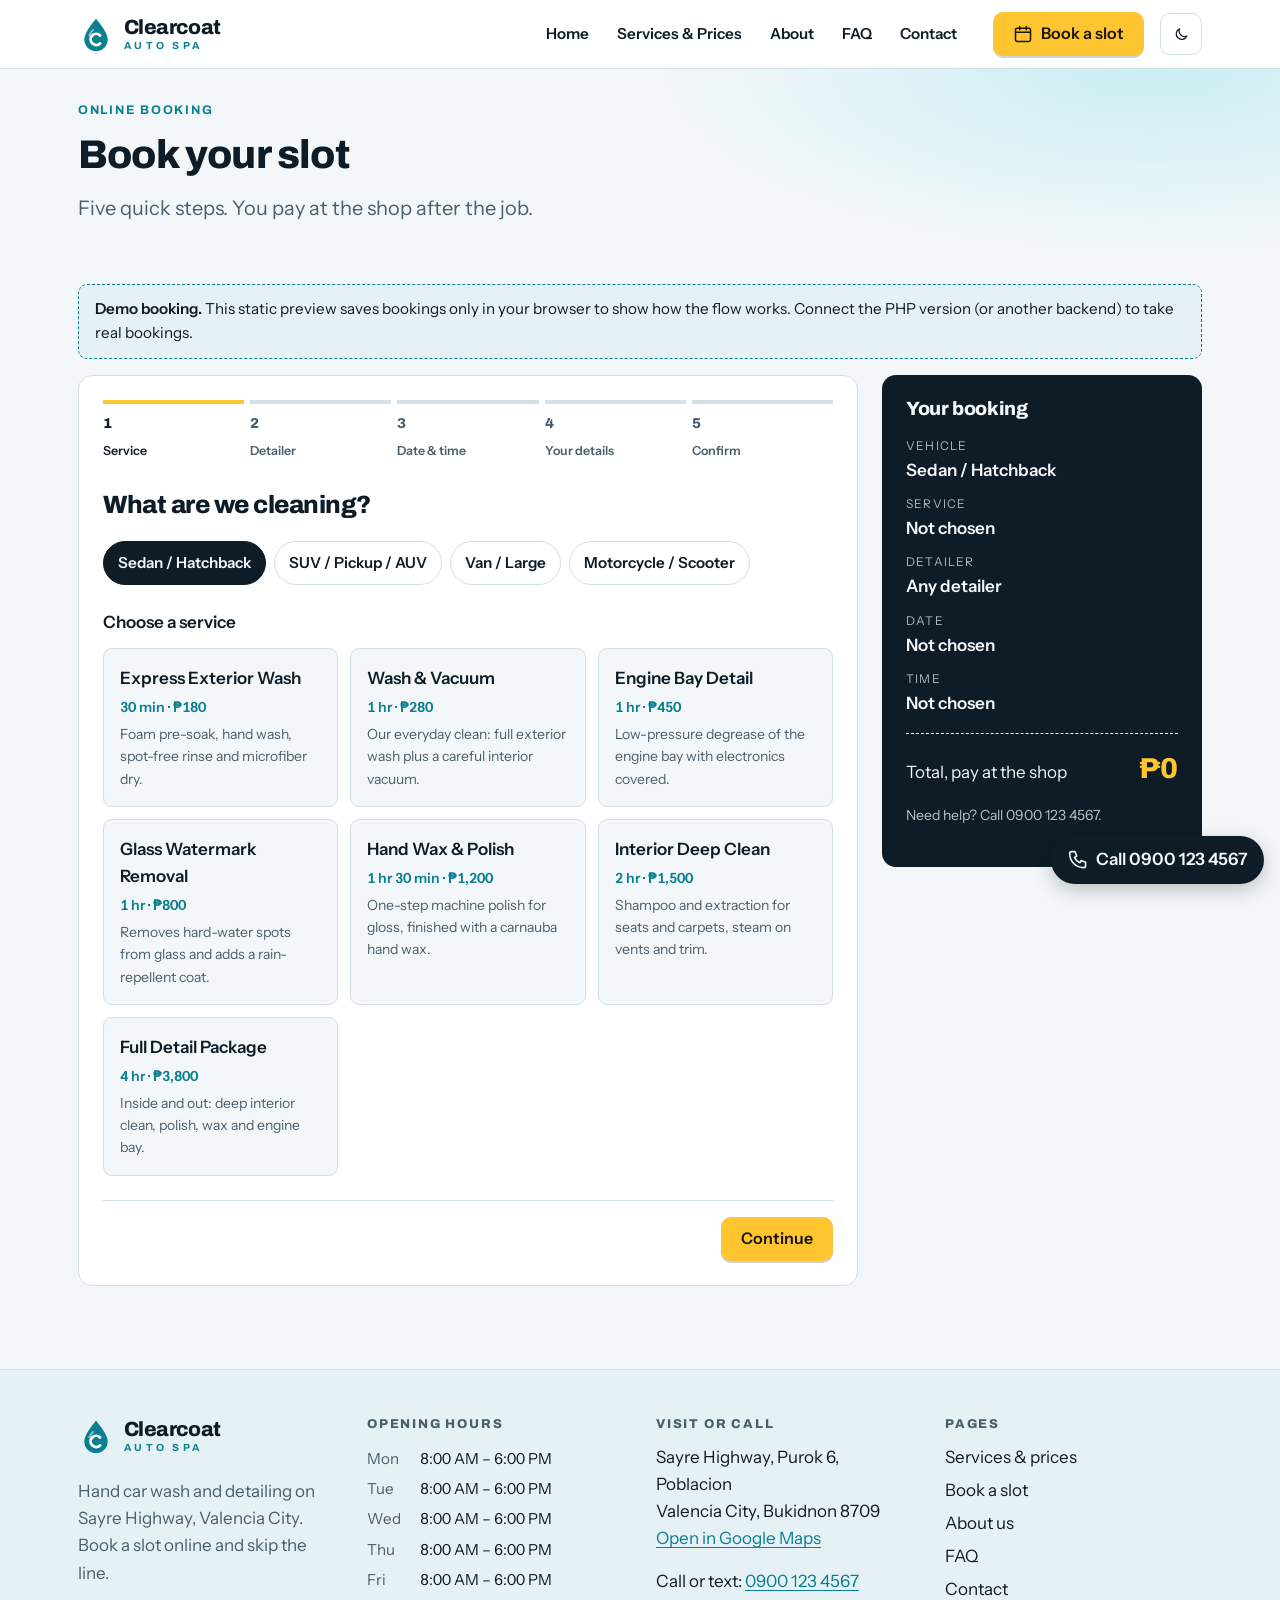
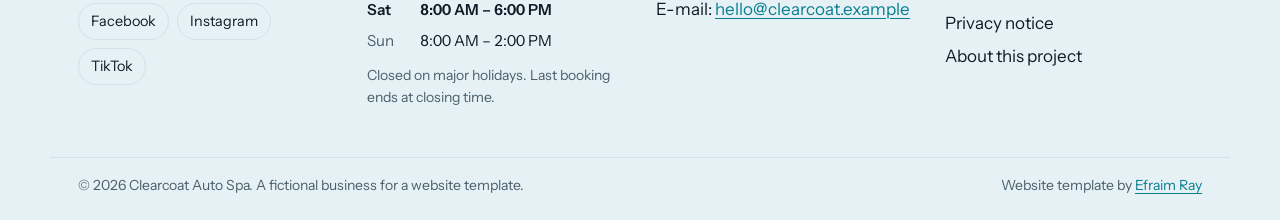
<file: demo/book.html>
<!DOCTYPE html>
<html lang="en-PH">
<head>
<meta charset="utf-8">
<meta name="viewport" content="width=device-width, initial-scale=1, viewport-fit=cover">
<title>Book a Slot | Clearcoat Auto Spa, Valencia City</title>
<meta name="description" content="Book a car wash or detailing slot at Clearcoat Auto Spa in Valencia City, Bukidnon. Choose a service, a detailer and an open time in under a minute.">
<link rel="canonical" href="https://efraimray.github.io/clearcoat-auto-spa/demo/book.html">
<meta property="og:type" content="website">
<meta property="og:site_name" content="Clearcoat Auto Spa">
<meta property="og:title" content="Book a Slot | Clearcoat Auto Spa, Valencia City">
<meta property="og:description" content="Book a car wash or detailing slot at Clearcoat Auto Spa in Valencia City, Bukidnon. Choose a service, a detailer and an open time in under a minute.">
<meta property="og:url" content="https://efraimray.github.io/clearcoat-auto-spa/demo/book.html">
<meta property="og:image" content="https://efraimray.github.io/clearcoat-auto-spa/demo/assets/img/og-image.jpg">
<meta property="og:locale" content="en_PH">
<meta name="twitter:card" content="summary_large_image">
<meta name="theme-color" content="#0a7f91">
<link rel="icon" href="assets/img/favicon.svg" type="image/svg+xml">
<link rel="preload" href="assets/fonts/archivo-latin-800-normal.woff2" as="font" type="font/woff2" crossorigin>
<link rel="preload" href="assets/fonts/instrument-sans-latin-400-normal.woff2" as="font" type="font/woff2" crossorigin>
<link rel="stylesheet" href="assets/css/style.css?v=1.0.0">
<script>/* Apply the saved theme before paint to avoid a flash. */try{var t=localStorage.getItem('cc-theme');if(t==='dark'||t==='light'){document.documentElement.setAttribute('data-theme',t);}}catch(e){}</script>
<script type="application/ld+json">{"@context":"https://schema.org","@type":"AutoWash","name":"Clearcoat Auto Spa","description":"Car wash and detailing in Valencia City","url":"https://efraimray.github.io/clearcoat-auto-spa/demo/","telephone":"+639001234567","email":"hello@clearcoat.example","priceRange":"₱120–₱5,200","image":"https://efraimray.github.io/clearcoat-auto-spa/demo/assets/img/og-image.jpg","logo":"https://efraimray.github.io/clearcoat-auto-spa/demo/assets/img/favicon.svg","address":{"@type":"PostalAddress","streetAddress":"Sayre Highway, Purok 6, Poblacion","addressLocality":"Valencia City","addressRegion":"Bukidnon","postalCode":"8709","addressCountry":"PH"},"openingHoursSpecification":[{"@type":"OpeningHoursSpecification","dayOfWeek":"Sunday","opens":"08:00","closes":"14:00"},{"@type":"OpeningHoursSpecification","dayOfWeek":"Monday","opens":"08:00","closes":"18:00"},{"@type":"OpeningHoursSpecification","dayOfWeek":"Tuesday","opens":"08:00","closes":"18:00"},{"@type":"OpeningHoursSpecification","dayOfWeek":"Wednesday","opens":"08:00","closes":"18:00"},{"@type":"OpeningHoursSpecification","dayOfWeek":"Thursday","opens":"08:00","closes":"18:00"},{"@type":"OpeningHoursSpecification","dayOfWeek":"Friday","opens":"08:00","closes":"18:00"},{"@type":"OpeningHoursSpecification","dayOfWeek":"Saturday","opens":"08:00","closes":"18:00"}],"potentialAction":{"@type":"ReserveAction","target":"https://efraimray.github.io/clearcoat-auto-spa/demo/book.html","name":"Book a car wash or detailing slot"}}</script>
</head>
<body class="page-book">
<a class="skip-link" href="#main">Skip to content</a>
<header class="site-header" data-header>
  <div class="wrap header-row">
    <a class="brand" href="index.html" aria-label="Clearcoat Auto Spa home"><span class="logo"><svg class="logo-mark" viewBox="0 0 40 40" width="36" height="36" aria-hidden="true" focusable="false"><path d="M20 3C20 3 7 17.5 7 26a13 13 0 0 0 26 0C33 17.5 20 3 20 3z" fill="var(--aqua)"/><path d="M24.5 21.5a6.2 6.2 0 1 0 0 9" fill="none" stroke="var(--on-aqua)" stroke-width="3.2" stroke-linecap="round"/><path d="M12.5 21.5c1.2-2.6 2.8-4.6 4.2-6" fill="none" stroke="var(--on-aqua)" stroke-width="2" stroke-linecap="round" opacity=".55"/></svg><span class="logo-text"><span class="logo-name">Clearcoat</span><span class="logo-sub">Auto Spa</span></span></span></a>
    <nav class="main-nav" id="main-nav" aria-label="Main">
      <ul>
                  <li><a href="index.html">Home</a></li>
                  <li><a href="services.html">Services &amp; Prices</a></li>
                  <li><a href="about.html">About</a></li>
                  <li><a href="faq.html">FAQ</a></li>
                  <li><a href="contact.html">Contact</a></li>
              </ul>
      <a class="btn btn-signal nav-book" href="book.html" aria-current="page"><svg class="icon" viewBox="0 0 24 24" width="24" height="24" fill="none" stroke="currentColor" stroke-width="1.8" stroke-linecap="round" stroke-linejoin="round" aria-hidden="true" focusable="false"><rect x="3" y="5" width="18" height="16" rx="2"/><path d="M3 10h18M8 3v4M16 3v4"/></svg> Book a slot</a>
    </nav>
    <div class="header-tools">
      <button class="icon-btn theme-toggle" type="button" data-theme-toggle aria-label="Switch to dark theme">
        <span class="when-light"><svg class="icon" viewBox="0 0 24 24" width="24" height="24" fill="none" stroke="currentColor" stroke-width="1.8" stroke-linecap="round" stroke-linejoin="round" aria-hidden="true" focusable="false"><path d="M20 14.5A8 8 0 0 1 9.5 4a8 8 0 1 0 10.5 10.5z"/></svg></span><span class="when-dark"><svg class="icon" viewBox="0 0 24 24" width="24" height="24" fill="none" stroke="currentColor" stroke-width="1.8" stroke-linecap="round" stroke-linejoin="round" aria-hidden="true" focusable="false"><circle cx="12" cy="12" r="4"/><path d="M12 2v2M12 20v2M2 12h2M20 12h2M4.9 4.9l1.4 1.4M17.7 17.7l1.4 1.4M19.1 4.9l-1.4 1.4M6.3 17.7l-1.4 1.4"/></svg></span>
      </button>
      <button class="icon-btn menu-toggle" type="button" data-menu-toggle aria-controls="main-nav" aria-expanded="false" aria-label="Open menu">
        <span class="when-closed"><svg class="icon" viewBox="0 0 24 24" width="24" height="24" fill="none" stroke="currentColor" stroke-width="1.8" stroke-linecap="round" stroke-linejoin="round" aria-hidden="true" focusable="false"><path d="M4 7h16M4 12h16M4 17h16"/></svg></span><span class="when-open"><svg class="icon" viewBox="0 0 24 24" width="24" height="24" fill="none" stroke="currentColor" stroke-width="1.8" stroke-linecap="round" stroke-linejoin="round" aria-hidden="true" focusable="false"><path d="M6 6l12 12M18 6L6 18"/></svg></span>
      </button>
    </div>
  </div>
</header>
<main id="main" tabindex="-1">
<section class="page-hero page-hero-compact">
  <div class="wrap">
    <p class="eyebrow">Online booking</p>
    <h1>Book your slot</h1>
    <p class="lead">Five quick steps. You pay at the shop after the job.</p>
  </div>
</section>

<section class="section section-tight">
  <div class="wrap">
          <p class="demo-note" role="note"><strong>Demo booking.</strong> This static preview saves bookings only in your browser to show how the flow works. Connect the PHP version (or another backend) to take real bookings.</p>
        <noscript><p class="form-alert">The booking form needs JavaScript. Please call 0900 123 4567 to book.</p></noscript>
    
    <div class="booking-layout">
      <form class="wizard" method="post" action="book.html" novalidate data-wizard
        data-old='[]'>
        <input type="hidden" name="csrf" value="static-demo">        <div class="hp" aria-hidden="true"><label for="b-website">Leave this empty</label><input id="b-website" name="website" type="text" tabindex="-1" autocomplete="off"></div>

        <ol class="wizard-progress" aria-label="Booking steps">
          <li data-progress="1" aria-current="step"><span>1</span> Service</li>
          <li data-progress="2"><span>2</span> Detailer</li>
          <li data-progress="3"><span>3</span> Date &amp; time</li>
          <li data-progress="4"><span>4</span> Your details</li>
          <li data-progress="5"><span>5</span> Confirm</li>
        </ol>

        <!-- Step 1: vehicle + service -->
        <fieldset class="step" data-step="1">
          <legend class="step-title">What are we cleaning?</legend>
          <div class="choice-row" role="radiogroup" aria-label="Vehicle type">
                          <label class="chip-radio"><input type="radio" name="vehicle" value="sedan" checked><span>Sedan / Hatchback</span></label>
                          <label class="chip-radio"><input type="radio" name="vehicle" value="suv"><span>SUV / Pickup / AUV</span></label>
                          <label class="chip-radio"><input type="radio" name="vehicle" value="van"><span>Van / Large</span></label>
                          <label class="chip-radio"><input type="radio" name="vehicle" value="motorcycle"><span>Motorcycle / Scooter</span></label>
                      </div>
          <p class="step-sub">Choose a service</p>
          <div class="option-grid" data-service-list>
                          <label class="option-card" data-service-card="express-wash" data-vehicles="sedan suv van">
                <input type="radio" name="service" value="express-wash">
                <span class="option-body">
                  <span class="option-title">Express Exterior Wash</span>
                  <span class="option-meta">30 min · <span data-price-for="express-wash">₱180</span></span>
                  <span class="option-desc">Foam pre-soak, hand wash, spot-free rinse and microfiber dry.</span>
                </span>
              </label>
                          <label class="option-card" data-service-card="wash-vacuum" data-vehicles="sedan suv van">
                <input type="radio" name="service" value="wash-vacuum">
                <span class="option-body">
                  <span class="option-title">Wash &amp; Vacuum</span>
                  <span class="option-meta">1 hr · <span data-price-for="wash-vacuum">₱280</span></span>
                  <span class="option-desc">Our everyday clean: full exterior wash plus a careful interior vacuum.</span>
                </span>
              </label>
                          <label class="option-card" data-service-card="engine-bay" data-vehicles="sedan suv van">
                <input type="radio" name="service" value="engine-bay">
                <span class="option-body">
                  <span class="option-title">Engine Bay Detail</span>
                  <span class="option-meta">1 hr · <span data-price-for="engine-bay">₱450</span></span>
                  <span class="option-desc">Low-pressure degrease of the engine bay with electronics covered.</span>
                </span>
              </label>
                          <label class="option-card" data-service-card="glass-care" data-vehicles="sedan suv van">
                <input type="radio" name="service" value="glass-care">
                <span class="option-body">
                  <span class="option-title">Glass Watermark Removal</span>
                  <span class="option-meta">1 hr · <span data-price-for="glass-care">₱800</span></span>
                  <span class="option-desc">Removes hard-water spots from glass and adds a rain-repellent coat.</span>
                </span>
              </label>
                          <label class="option-card" data-service-card="wax-polish" data-vehicles="sedan suv van">
                <input type="radio" name="service" value="wax-polish">
                <span class="option-body">
                  <span class="option-title">Hand Wax &amp; Polish</span>
                  <span class="option-meta">1 hr 30 min · <span data-price-for="wax-polish">₱1,200</span></span>
                  <span class="option-desc">One-step machine polish for gloss, finished with a carnauba hand wax.</span>
                </span>
              </label>
                          <label class="option-card" data-service-card="interior-deep" data-vehicles="sedan suv van">
                <input type="radio" name="service" value="interior-deep">
                <span class="option-body">
                  <span class="option-title">Interior Deep Clean</span>
                  <span class="option-meta">2 hr · <span data-price-for="interior-deep">₱1,500</span></span>
                  <span class="option-desc">Shampoo and extraction for seats and carpets, steam on vents and trim.</span>
                </span>
              </label>
                          <label class="option-card" data-service-card="full-detail" data-vehicles="sedan suv van">
                <input type="radio" name="service" value="full-detail">
                <span class="option-body">
                  <span class="option-title">Full Detail Package</span>
                  <span class="option-meta">4 hr · <span data-price-for="full-detail">₱3,800</span></span>
                  <span class="option-desc">Inside and out: deep interior clean, polish, wax and engine bay.</span>
                </span>
              </label>
                          <label class="option-card" data-service-card="moto-wash" data-vehicles="motorcycle">
                <input type="radio" name="service" value="moto-wash">
                <span class="option-body">
                  <span class="option-title">Motorcycle Wash &amp; Shine</span>
                  <span class="option-meta">30 min · <span data-price-for="moto-wash">₱120</span></span>
                  <span class="option-desc">Foam wash, chain-safe rinse, dry and tire shine for scooters and bikes.</span>
                </span>
              </label>
                      </div>
          <p class="field-error" data-error-for="service" hidden></p>
        </fieldset>

        <!-- Step 2: detailer -->
        <fieldset class="step" data-step="2" hidden>
          <legend class="step-title">Who should do it?</legend>
          <div class="option-grid option-grid-staff" data-staff-list>
            <label class="option-card" data-staff-card="any">
              <input type="radio" name="staff" value="any" checked>
              <span class="option-body"><span class="avatar avatar-sm" aria-hidden="true">★</span><span class="option-title">Any detailer</span><span class="option-desc">Shows the most open times.</span></span>
            </label>
                          <label class="option-card" data-staff-card="rico">
                <input type="radio" name="staff" value="rico">
                <span class="option-body"><span class="avatar avatar-sm" aria-hidden="true">RM</span><span class="option-title">Rico Manalo</span><span class="option-desc">Lead Detailer</span><span class="option-note" data-staff-note></span></span>
              </label>
                          <label class="option-card" data-staff-card="ana">
                <input type="radio" name="staff" value="ana">
                <span class="option-body"><span class="avatar avatar-sm" aria-hidden="true">AL</span><span class="option-title">Ana Lumbay</span><span class="option-desc">Interior Specialist</span><span class="option-note" data-staff-note></span></span>
              </label>
                          <label class="option-card" data-staff-card="dexter">
                <input type="radio" name="staff" value="dexter">
                <span class="option-body"><span class="avatar avatar-sm" aria-hidden="true">DP</span><span class="option-title">Dexter Pabillo</span><span class="option-desc">Wash &amp; Engine Bay Tech</span><span class="option-note" data-staff-note></span></span>
              </label>
                      </div>
        </fieldset>

        <!-- Step 3: date + time -->
        <fieldset class="step" data-step="3" hidden>
          <legend class="step-title">Pick a date and time</legend>
          <input type="hidden" name="date" value="" data-date-input>
          <div class="date-strip" data-date-strip role="listbox" aria-label="Date"></div>
          <p class="slot-status" data-slot-status aria-live="polite"></p>
          <div class="slot-grid" data-slot-grid role="radiogroup" aria-label="Start time"></div>
          <p class="field-error" data-error-for="start" hidden></p>
        </fieldset>

        <!-- Step 4: details -->
        <fieldset class="step" data-step="4" hidden>
          <legend class="step-title">Your details</legend>
          <div class="field-grid">
            <div class="field">
              <label for="b-name">Full name</label>
              <input id="b-name" name="name" type="text" autocomplete="name" required minlength="2" maxlength="80">
              <p class="field-error" data-error-for="name" hidden></p>
            </div>
            <div class="field">
              <label for="b-mobile">Mobile number</label>
              <input id="b-mobile" name="mobile" type="tel" autocomplete="tel" inputmode="tel" required placeholder="0917 123 4567" data-rule="mobile" maxlength="20">
              <p class="field-error" data-error-for="mobile" hidden></p>
            </div>
            <div class="field">
              <label for="b-email">E-mail <span class="muted">(optional)</span></label>
              <input id="b-email" name="email" type="email" autocomplete="email" maxlength="120">
              <p class="field-error" data-error-for="email" hidden></p>
            </div>
            <div class="field">
              <label for="b-plate">Plate number <span class="muted">(optional)</span></label>
              <input id="b-plate" name="plate" type="text" autocapitalize="characters" maxlength="12" placeholder="ABC 1234">
            </div>
            <div class="field field-wide">
              <label for="b-notes">Notes <span class="muted">(optional)</span></label>
              <textarea id="b-notes" name="notes" rows="3" maxlength="500" placeholder="Pet hair, child seat, mud from a farm trip…"></textarea>
            </div>
            <div class="field field-wide">
              <label class="check"><input type="checkbox" name="consent" value="1" required> <span>I agree that Clearcoat Auto Spa may use these details to manage my booking, as described in the <a href="privacy.html">privacy notice</a>.</span></label>
              <p class="field-error" data-error-for="consent" hidden></p>
            </div>
          </div>
        </fieldset>

        <!-- Step 5: review -->
        <fieldset class="step" data-step="5" hidden>
          <legend class="step-title">Check and confirm</legend>
          <dl class="review" data-review></dl>
          <p class="small muted">Payment is made at the shop after the job: cash, bank transfer or e-wallet.</p>
        </fieldset>

        <div class="wizard-nav">
          <button class="btn btn-ghost" type="button" data-prev hidden>Back</button>
          <button class="btn btn-signal" type="button" data-next>Continue</button>
          <button class="btn btn-signal" type="submit" data-submit hidden><svg class="icon" viewBox="0 0 24 24" width="24" height="24" fill="none" stroke="currentColor" stroke-width="1.8" stroke-linecap="round" stroke-linejoin="round" aria-hidden="true" focusable="false"><path d="M5 12.5l4.5 4.5L19 7.5"/></svg> Confirm booking</button>
        </div>
      </form>

      <aside class="summary" aria-label="Booking summary">
        <h2>Your booking</h2>
        <dl data-summary>
          <div><dt>Vehicle</dt><dd data-sum="vehicle">Sedan / Hatchback</dd></div>
          <div><dt>Service</dt><dd data-sum="service">Not chosen</dd></div>
          <div><dt>Detailer</dt><dd data-sum="staff">Any detailer</dd></div>
          <div><dt>Date</dt><dd data-sum="date">Not chosen</dd></div>
          <div><dt>Time</dt><dd data-sum="time">Not chosen</dd></div>
        </dl>
        <p class="summary-total"><span>Total, pay at the shop</span><strong data-sum="price">₱0</strong></p>
        <p class="small muted">Need help? Call 0900 123 4567.</p>
      </aside>
    </div>
  </div>
</section>
</main>
<footer class="site-footer">
  <div class="wrap footer-grid">
    <div class="footer-brand">
      <span class="logo logo-footer"><svg class="logo-mark" viewBox="0 0 40 40" width="36" height="36" aria-hidden="true" focusable="false"><path d="M20 3C20 3 7 17.5 7 26a13 13 0 0 0 26 0C33 17.5 20 3 20 3z" fill="var(--aqua)"/><path d="M24.5 21.5a6.2 6.2 0 1 0 0 9" fill="none" stroke="var(--on-aqua)" stroke-width="3.2" stroke-linecap="round"/><path d="M12.5 21.5c1.2-2.6 2.8-4.6 4.2-6" fill="none" stroke="var(--on-aqua)" stroke-width="2" stroke-linecap="round" opacity=".55"/></svg><span class="logo-text"><span class="logo-name">Clearcoat</span><span class="logo-sub">Auto Spa</span></span></span>      <p>Hand car wash and detailing on Sayre Highway, Valencia City. Book a slot online and skip the line.</p>
      <ul class="social" aria-label="Social media (placeholder links)">
        <li><a href="#">Facebook</a></li>
        <li><a href="#">Instagram</a></li>
        <li><a href="#">TikTok</a></li>
      </ul>
    </div>
    <div>
      <h2 class="footer-h">Opening hours</h2>
      <table class="hours-table">
        <caption class="sr-only">Opening hours</caption>
        <tbody>
                  <tr data-day="1"><th scope="row">Mon</th><td>8:00 AM – 6:00 PM</td></tr>
                  <tr data-day="2"><th scope="row">Tue</th><td>8:00 AM – 6:00 PM</td></tr>
                  <tr data-day="3"><th scope="row">Wed</th><td>8:00 AM – 6:00 PM</td></tr>
                  <tr data-day="4"><th scope="row">Thu</th><td>8:00 AM – 6:00 PM</td></tr>
                  <tr data-day="5"><th scope="row">Fri</th><td>8:00 AM – 6:00 PM</td></tr>
                  <tr data-day="6"><th scope="row">Sat</th><td>8:00 AM – 6:00 PM</td></tr>
                  <tr data-day="0"><th scope="row">Sun</th><td>8:00 AM – 2:00 PM</td></tr>
                </tbody>
      </table>
      <p class="small muted">Closed on major holidays. Last booking ends at closing time.</p>
    </div>
    <div>
      <h2 class="footer-h">Visit or call</h2>
      <address>
        Sayre Highway, Purok 6, Poblacion<br>
        Valencia City, Bukidnon 8709      </address>
      <p><a href="https://www.google.com/maps/search/?api=1&amp;query=Poblacion%2C+Valencia+City%2C+Bukidnon" rel="noopener" target="_blank">Open in Google Maps</a></p>
      <p>Call or text: <a href="tel:+639001234567">0900 123 4567</a><br>
      E-mail: <a href="mailto:hello@clearcoat.example">hello@clearcoat.example</a></p>
    </div>
    <div>
      <h2 class="footer-h">Pages</h2>
      <ul class="footer-links">
        <li><a href="services.html">Services &amp; prices</a></li>
        <li><a href="book.html">Book a slot</a></li>
        <li><a href="about.html">About us</a></li>
        <li><a href="faq.html">FAQ</a></li>
        <li><a href="contact.html">Contact</a></li>
        <li><a href="privacy.html">Privacy notice</a></li>
        <li><a href="about-project.html">About this project</a></li>      </ul>
    </div>
  </div>
  <div class="wrap footer-base">
    <p>&copy; 2026 Clearcoat Auto Spa. A fictional business for a website template.</p>
    <p>Website template by <a href="https://www.efraimray.com/" rel="noopener">Efraim Ray</a></p>
  </div>
</footer>
<div class="fab" data-fab>
  <a class="fab-call" href="tel:+639001234567"><svg class="icon" viewBox="0 0 24 24" width="24" height="24" fill="none" stroke="currentColor" stroke-width="1.8" stroke-linecap="round" stroke-linejoin="round" aria-hidden="true" focusable="false"><path d="M5 3h4l2 5-2.5 1.5a11 11 0 0 0 6 6L16 13l5 2v4a2 2 0 0 1-2 2A16 16 0 0 1 3 5a2 2 0 0 1 2-2z"/></svg><span><span class="fab-label">Call</span> 0900 123 4567</span></a>
  </div>
<script src="assets/js/main.js?v=1.0.0" defer></script>
<script type="application/json" id="cc-data">{"mode":"static","api":"api/slots.php","services":[{"id":"express-wash","name":"Express Exterior Wash","minutes":30,"prices":{"sedan":180,"suv":220,"van":260},"summary":"Foam pre-soak, hand wash, spot-free rinse and microfiber dry.","includes":["Snow-foam pre-soak","Two-bucket hand wash","Wheel face rinse","Spot-free rinse and dry"],"icon":"drop","popular":false},{"id":"wash-vacuum","name":"Wash \u0026 Vacuum","minutes":60,"prices":{"sedan":280,"suv":350,"van":420},"summary":"Our everyday clean: full exterior wash plus a careful interior vacuum.","includes":["Everything in Express Wash","Vacuum seats, mats and trunk","Dashboard and door-panel wipe","Inside glass clean"],"icon":"vacuum","popular":true},{"id":"engine-bay","name":"Engine Bay Detail","minutes":60,"prices":{"sedan":450,"suv":550,"van":650},"summary":"Low-pressure degrease of the engine bay with electronics covered.","includes":["Sensitive parts covered first","Citrus degreaser, soft brushes","Low-pressure rinse","Water-based plastic dressing"],"icon":"engine","popular":false},{"id":"glass-care","name":"Glass Watermark Removal","minutes":60,"prices":{"sedan":800,"suv":950,"van":1100},"summary":"Removes hard-water spots from glass and adds a rain-repellent coat.","includes":["Watermark remover on all glass","Machine glass polish on windshield","Rain-repellent coat","Wiper blade clean"],"icon":"glass","popular":false},{"id":"wax-polish","name":"Hand Wax \u0026 Polish","minutes":90,"prices":{"sedan":1200,"suv":1500,"van":1800},"summary":"One-step machine polish for gloss, finished with a carnauba hand wax.","includes":["Wash and clay-bar decontamination","One-step machine polish","Carnauba hand wax","Tire shine and trim dressing"],"icon":"shine","popular":true},{"id":"interior-deep","name":"Interior Deep Clean","minutes":120,"prices":{"sedan":1500,"suv":1800,"van":2200},"summary":"Shampoo and extraction for seats and carpets, steam on vents and trim.","includes":["Seat and carpet shampoo with extraction","Steam clean of vents, cup holders and trim","Leather clean and condition","Odor treatment"],"icon":"seat","popular":false},{"id":"full-detail","name":"Full Detail Package","minutes":240,"prices":{"sedan":3800,"suv":4500,"van":5200},"summary":"Inside and out: deep interior clean, polish, wax and engine bay.","includes":["Interior Deep Clean","Hand Wax \u0026 Polish","Engine Bay Detail","Glass treatment on windshield"],"icon":"star","popular":false},{"id":"moto-wash","name":"Motorcycle Wash \u0026 Shine","minutes":30,"prices":{"motorcycle":120},"summary":"Foam wash, chain-safe rinse, dry and tire shine for scooters and bikes.","includes":["Foam wash and soft brush","Chain area kept dry","Blow dry","Tire and plastic shine"],"icon":"moto","popular":false}],"staff":[{"id":"rico","name":"Rico Manalo","initials":"RM","role":"Lead Detailer","days":[1,2,3,4,5,6],"services":["express-wash","wash-vacuum","engine-bay","glass-care","wax-polish","interior-deep","full-detail","moto-wash"]},{"id":"ana","name":"Ana Lumbay","initials":"AL","role":"Interior Specialist","days":[0,2,3,4,5,6],"services":["express-wash","wash-vacuum","interior-deep","full-detail"]},{"id":"dexter","name":"Dexter Pabillo","initials":"DP","role":"Wash \u0026 Engine Bay Tech","days":[0,1,3,4,5,6],"services":["express-wash","wash-vacuum","engine-bay","glass-care","moto-wash"]}],"settings":{"utc_offset_minutes":480,"slot_step":30,"lead_minutes":60,"days_ahead":21,"hours":[["08:00","14:00"],["08:00","18:00"],["08:00","18:00"],["08:00","18:00"],["08:00","18:00"],["08:00","18:00"],["08:00","18:00"]],"blocked_dates":{"2026-11-01":"All Saints' Day","2026-11-02":"All Souls' Day","2026-11-30":"Bonifacio Day","2026-12-08":"Feast of the Immaculate Conception","2026-12-24":"Christmas Eve","2026-12-25":"Christmas Day","2026-12-30":"Rizal Day","2026-12-31":"New Year's Eve","2027-01-01":"New Year's Day"},"vehicles":{"sedan":"Sedan / Hatchback","suv":"SUV / Pickup / AUV","van":"Van / Large","motorcycle":"Motorcycle / Scooter"},"demo_busy":true},"business":{"name":"Clearcoat Auto Spa","phone":"0900 123 4567","location":"Sayre Highway, Purok 6, Poblacion, Valencia City, Bukidnon"},"links":{"confirmation":"confirmation.html","book":"book.html"}}</script><script src="assets/js/engine.js?v=1.0.0" defer></script><script src="assets/js/booking.js?v=1.0.0" defer></script></body>
</html>
</file>
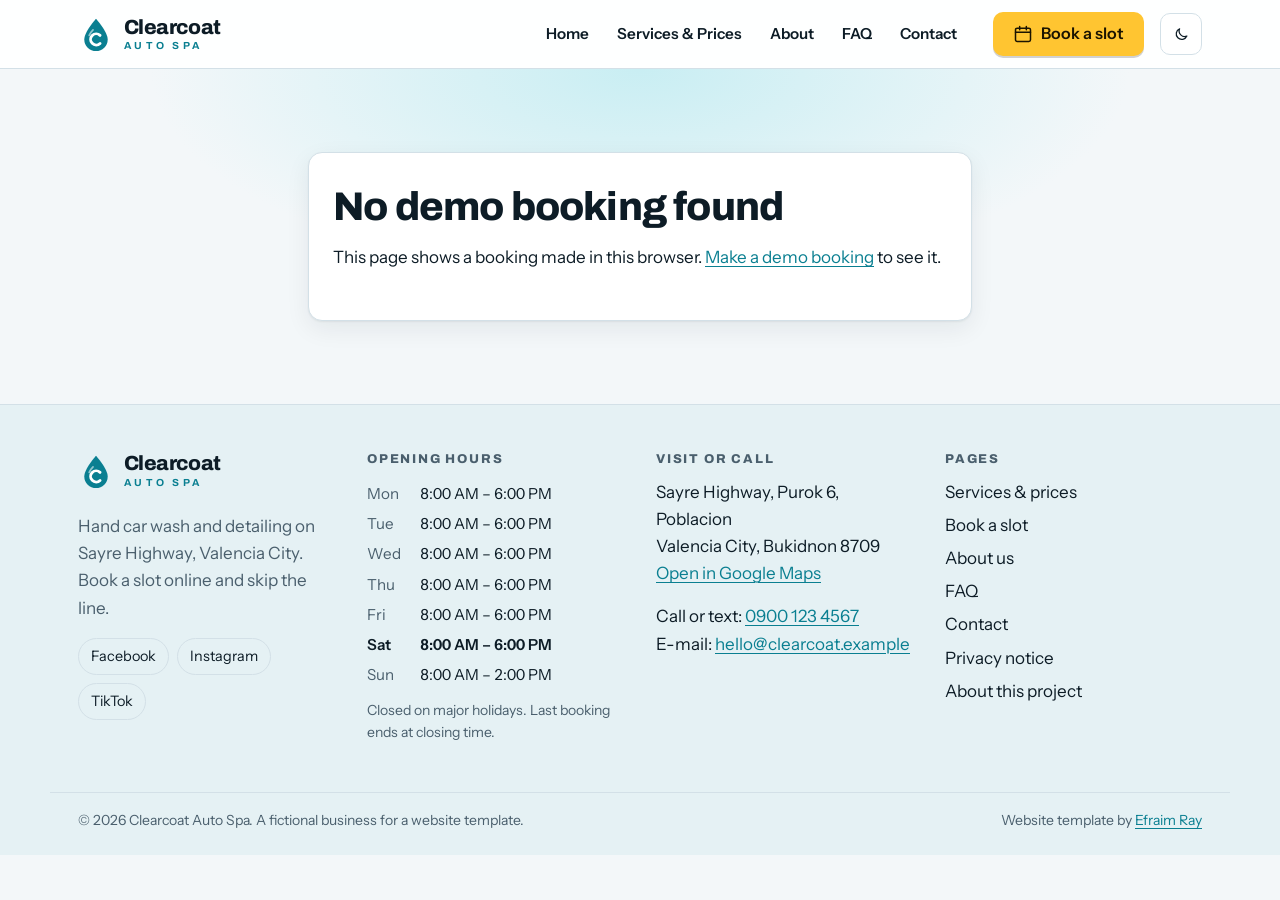
<file: demo/confirmation.html>
<!DOCTYPE html>
<html lang="en-PH">
<head>
<meta charset="utf-8">
<meta name="viewport" content="width=device-width, initial-scale=1, viewport-fit=cover">
<title>Booking Confirmed | Clearcoat Auto Spa</title>
<meta name="description" content="Your Clearcoat Auto Spa booking confirmation, with your reference number and a calendar file.">
<meta name="robots" content="noindex">
<link rel="canonical" href="https://efraimray.github.io/clearcoat-auto-spa/demo/confirmation.html">
<meta property="og:type" content="website">
<meta property="og:site_name" content="Clearcoat Auto Spa">
<meta property="og:title" content="Booking Confirmed | Clearcoat Auto Spa">
<meta property="og:description" content="Your Clearcoat Auto Spa booking confirmation, with your reference number and a calendar file.">
<meta property="og:url" content="https://efraimray.github.io/clearcoat-auto-spa/demo/confirmation.html">
<meta property="og:image" content="https://efraimray.github.io/clearcoat-auto-spa/demo/assets/img/og-image.jpg">
<meta property="og:locale" content="en_PH">
<meta name="twitter:card" content="summary_large_image">
<meta name="theme-color" content="#0a7f91">
<link rel="icon" href="assets/img/favicon.svg" type="image/svg+xml">
<link rel="preload" href="assets/fonts/archivo-latin-800-normal.woff2" as="font" type="font/woff2" crossorigin>
<link rel="preload" href="assets/fonts/instrument-sans-latin-400-normal.woff2" as="font" type="font/woff2" crossorigin>
<link rel="stylesheet" href="assets/css/style.css?v=1.0.0">
<script>/* Apply the saved theme before paint to avoid a flash. */try{var t=localStorage.getItem('cc-theme');if(t==='dark'||t==='light'){document.documentElement.setAttribute('data-theme',t);}}catch(e){}</script>
<script type="application/ld+json">{"@context":"https://schema.org","@type":"AutoWash","name":"Clearcoat Auto Spa","description":"Car wash and detailing in Valencia City","url":"https://efraimray.github.io/clearcoat-auto-spa/demo/","telephone":"+639001234567","email":"hello@clearcoat.example","priceRange":"₱120–₱5,200","image":"https://efraimray.github.io/clearcoat-auto-spa/demo/assets/img/og-image.jpg","logo":"https://efraimray.github.io/clearcoat-auto-spa/demo/assets/img/favicon.svg","address":{"@type":"PostalAddress","streetAddress":"Sayre Highway, Purok 6, Poblacion","addressLocality":"Valencia City","addressRegion":"Bukidnon","postalCode":"8709","addressCountry":"PH"},"openingHoursSpecification":[{"@type":"OpeningHoursSpecification","dayOfWeek":"Sunday","opens":"08:00","closes":"14:00"},{"@type":"OpeningHoursSpecification","dayOfWeek":"Monday","opens":"08:00","closes":"18:00"},{"@type":"OpeningHoursSpecification","dayOfWeek":"Tuesday","opens":"08:00","closes":"18:00"},{"@type":"OpeningHoursSpecification","dayOfWeek":"Wednesday","opens":"08:00","closes":"18:00"},{"@type":"OpeningHoursSpecification","dayOfWeek":"Thursday","opens":"08:00","closes":"18:00"},{"@type":"OpeningHoursSpecification","dayOfWeek":"Friday","opens":"08:00","closes":"18:00"},{"@type":"OpeningHoursSpecification","dayOfWeek":"Saturday","opens":"08:00","closes":"18:00"}],"potentialAction":{"@type":"ReserveAction","target":"https://efraimray.github.io/clearcoat-auto-spa/demo/book.html","name":"Book a car wash or detailing slot"}}</script>
</head>
<body class="page-confirmation">
<a class="skip-link" href="#main">Skip to content</a>
<header class="site-header" data-header>
  <div class="wrap header-row">
    <a class="brand" href="index.html" aria-label="Clearcoat Auto Spa home"><span class="logo"><svg class="logo-mark" viewBox="0 0 40 40" width="36" height="36" aria-hidden="true" focusable="false"><path d="M20 3C20 3 7 17.5 7 26a13 13 0 0 0 26 0C33 17.5 20 3 20 3z" fill="var(--aqua)"/><path d="M24.5 21.5a6.2 6.2 0 1 0 0 9" fill="none" stroke="var(--on-aqua)" stroke-width="3.2" stroke-linecap="round"/><path d="M12.5 21.5c1.2-2.6 2.8-4.6 4.2-6" fill="none" stroke="var(--on-aqua)" stroke-width="2" stroke-linecap="round" opacity=".55"/></svg><span class="logo-text"><span class="logo-name">Clearcoat</span><span class="logo-sub">Auto Spa</span></span></span></a>
    <nav class="main-nav" id="main-nav" aria-label="Main">
      <ul>
                  <li><a href="index.html">Home</a></li>
                  <li><a href="services.html">Services &amp; Prices</a></li>
                  <li><a href="about.html">About</a></li>
                  <li><a href="faq.html">FAQ</a></li>
                  <li><a href="contact.html">Contact</a></li>
              </ul>
      <a class="btn btn-signal nav-book" href="book.html"><svg class="icon" viewBox="0 0 24 24" width="24" height="24" fill="none" stroke="currentColor" stroke-width="1.8" stroke-linecap="round" stroke-linejoin="round" aria-hidden="true" focusable="false"><rect x="3" y="5" width="18" height="16" rx="2"/><path d="M3 10h18M8 3v4M16 3v4"/></svg> Book a slot</a>
    </nav>
    <div class="header-tools">
      <button class="icon-btn theme-toggle" type="button" data-theme-toggle aria-label="Switch to dark theme">
        <span class="when-light"><svg class="icon" viewBox="0 0 24 24" width="24" height="24" fill="none" stroke="currentColor" stroke-width="1.8" stroke-linecap="round" stroke-linejoin="round" aria-hidden="true" focusable="false"><path d="M20 14.5A8 8 0 0 1 9.5 4a8 8 0 1 0 10.5 10.5z"/></svg></span><span class="when-dark"><svg class="icon" viewBox="0 0 24 24" width="24" height="24" fill="none" stroke="currentColor" stroke-width="1.8" stroke-linecap="round" stroke-linejoin="round" aria-hidden="true" focusable="false"><circle cx="12" cy="12" r="4"/><path d="M12 2v2M12 20v2M2 12h2M20 12h2M4.9 4.9l1.4 1.4M17.7 17.7l1.4 1.4M19.1 4.9l-1.4 1.4M6.3 17.7l-1.4 1.4"/></svg></span>
      </button>
      <button class="icon-btn menu-toggle" type="button" data-menu-toggle aria-controls="main-nav" aria-expanded="false" aria-label="Open menu">
        <span class="when-closed"><svg class="icon" viewBox="0 0 24 24" width="24" height="24" fill="none" stroke="currentColor" stroke-width="1.8" stroke-linecap="round" stroke-linejoin="round" aria-hidden="true" focusable="false"><path d="M4 7h16M4 12h16M4 17h16"/></svg></span><span class="when-open"><svg class="icon" viewBox="0 0 24 24" width="24" height="24" fill="none" stroke="currentColor" stroke-width="1.8" stroke-linecap="round" stroke-linejoin="round" aria-hidden="true" focusable="false"><path d="M6 6l12 12M18 6L6 18"/></svg></span>
      </button>
    </div>
  </div>
</header>
<main id="main" tabindex="-1">
<section class="section confirm-section">
  <div class="wrap confirm-wrap">
          <div class="confirm-card" data-confirm data-static="1">
        <span class="confirm-icon"><svg class="icon" viewBox="0 0 24 24" width="24" height="24" fill="none" stroke="currentColor" stroke-width="1.8" stroke-linecap="round" stroke-linejoin="round" aria-hidden="true" focusable="false"><path d="M5 12.5l4.5 4.5L19 7.5"/></svg></span>
        <p class="eyebrow">Booking confirmed</p>
        <h1>See you soon, <span data-c="first"></span>!</h1>
        <p class="ref">Reference <strong data-c="ref"></strong></p>
        <dl class="review">
          <div><dt>Service</dt><dd data-c="service"></dd></div>
          <div><dt>Vehicle</dt><dd data-c="vehicle"></dd></div>
          <div><dt>Date</dt><dd data-c="date"></dd></div>
          <div><dt>Time</dt><dd data-c="time"></dd></div>
          <div><dt>Detailer</dt><dd data-c="staff"></dd></div>
          <div><dt>Price</dt><dd data-c="price"> <span class="muted">pay at the shop</span></dd></div>
        </dl>
        <div class="hero-actions">
                      <button class="btn btn-signal" type="button" data-ics><svg class="icon" viewBox="0 0 24 24" width="24" height="24" fill="none" stroke="currentColor" stroke-width="1.8" stroke-linecap="round" stroke-linejoin="round" aria-hidden="true" focusable="false"><rect x="3" y="5" width="18" height="16" rx="2"/><path d="M3 10h18M8 3v4M16 3v4"/></svg> Add to calendar (.ics)</button>
                    <a class="btn btn-ghost" href="index.html">Back to home</a>
        </div>
        <p class="small muted">Please arrive 5 minutes early. To change or cancel, call or text 0900 123 4567 with your reference at least 2 hours before.</p>
        <p class="demo-note small">Demo booking: saved only in this browser. Nothing was sent to the shop.</p>      </div>
              <div class="confirm-card" data-confirm-missing hidden>
          <h1>No demo booking found</h1>
          <p>This page shows a booking made in this browser. <a href="book.html">Make a demo booking</a> to see it.</p>
        </div>
            </div>
</section>
</main>
<footer class="site-footer">
  <div class="wrap footer-grid">
    <div class="footer-brand">
      <span class="logo logo-footer"><svg class="logo-mark" viewBox="0 0 40 40" width="36" height="36" aria-hidden="true" focusable="false"><path d="M20 3C20 3 7 17.5 7 26a13 13 0 0 0 26 0C33 17.5 20 3 20 3z" fill="var(--aqua)"/><path d="M24.5 21.5a6.2 6.2 0 1 0 0 9" fill="none" stroke="var(--on-aqua)" stroke-width="3.2" stroke-linecap="round"/><path d="M12.5 21.5c1.2-2.6 2.8-4.6 4.2-6" fill="none" stroke="var(--on-aqua)" stroke-width="2" stroke-linecap="round" opacity=".55"/></svg><span class="logo-text"><span class="logo-name">Clearcoat</span><span class="logo-sub">Auto Spa</span></span></span>      <p>Hand car wash and detailing on Sayre Highway, Valencia City. Book a slot online and skip the line.</p>
      <ul class="social" aria-label="Social media (placeholder links)">
        <li><a href="#">Facebook</a></li>
        <li><a href="#">Instagram</a></li>
        <li><a href="#">TikTok</a></li>
      </ul>
    </div>
    <div>
      <h2 class="footer-h">Opening hours</h2>
      <table class="hours-table">
        <caption class="sr-only">Opening hours</caption>
        <tbody>
                  <tr data-day="1"><th scope="row">Mon</th><td>8:00 AM – 6:00 PM</td></tr>
                  <tr data-day="2"><th scope="row">Tue</th><td>8:00 AM – 6:00 PM</td></tr>
                  <tr data-day="3"><th scope="row">Wed</th><td>8:00 AM – 6:00 PM</td></tr>
                  <tr data-day="4"><th scope="row">Thu</th><td>8:00 AM – 6:00 PM</td></tr>
                  <tr data-day="5"><th scope="row">Fri</th><td>8:00 AM – 6:00 PM</td></tr>
                  <tr data-day="6"><th scope="row">Sat</th><td>8:00 AM – 6:00 PM</td></tr>
                  <tr data-day="0"><th scope="row">Sun</th><td>8:00 AM – 2:00 PM</td></tr>
                </tbody>
      </table>
      <p class="small muted">Closed on major holidays. Last booking ends at closing time.</p>
    </div>
    <div>
      <h2 class="footer-h">Visit or call</h2>
      <address>
        Sayre Highway, Purok 6, Poblacion<br>
        Valencia City, Bukidnon 8709      </address>
      <p><a href="https://www.google.com/maps/search/?api=1&amp;query=Poblacion%2C+Valencia+City%2C+Bukidnon" rel="noopener" target="_blank">Open in Google Maps</a></p>
      <p>Call or text: <a href="tel:+639001234567">0900 123 4567</a><br>
      E-mail: <a href="mailto:hello@clearcoat.example">hello@clearcoat.example</a></p>
    </div>
    <div>
      <h2 class="footer-h">Pages</h2>
      <ul class="footer-links">
        <li><a href="services.html">Services &amp; prices</a></li>
        <li><a href="book.html">Book a slot</a></li>
        <li><a href="about.html">About us</a></li>
        <li><a href="faq.html">FAQ</a></li>
        <li><a href="contact.html">Contact</a></li>
        <li><a href="privacy.html">Privacy notice</a></li>
        <li><a href="about-project.html">About this project</a></li>      </ul>
    </div>
  </div>
  <div class="wrap footer-base">
    <p>&copy; 2026 Clearcoat Auto Spa. A fictional business for a website template.</p>
    <p>Website template by <a href="https://www.efraimray.com/" rel="noopener">Efraim Ray</a></p>
  </div>
</footer>
<div class="fab" data-fab>
  <a class="fab-call" href="tel:+639001234567"><svg class="icon" viewBox="0 0 24 24" width="24" height="24" fill="none" stroke="currentColor" stroke-width="1.8" stroke-linecap="round" stroke-linejoin="round" aria-hidden="true" focusable="false"><path d="M5 3h4l2 5-2.5 1.5a11 11 0 0 0 6 6L16 13l5 2v4a2 2 0 0 1-2 2A16 16 0 0 1 3 5a2 2 0 0 1 2-2z"/></svg><span><span class="fab-label">Call</span> 0900 123 4567</span></a>
  <a class="fab-book" href="book.html"><svg class="icon" viewBox="0 0 24 24" width="24" height="24" fill="none" stroke="currentColor" stroke-width="1.8" stroke-linecap="round" stroke-linejoin="round" aria-hidden="true" focusable="false"><rect x="3" y="5" width="18" height="16" rx="2"/><path d="M3 10h18M8 3v4M16 3v4"/></svg><span>Book</span></a></div>
<script src="assets/js/main.js?v=1.0.0" defer></script>
<script type="application/json" id="cc-data">{"mode":"static","api":"api/slots.php","services":[{"id":"express-wash","name":"Express Exterior Wash","minutes":30,"prices":{"sedan":180,"suv":220,"van":260},"summary":"Foam pre-soak, hand wash, spot-free rinse and microfiber dry.","includes":["Snow-foam pre-soak","Two-bucket hand wash","Wheel face rinse","Spot-free rinse and dry"],"icon":"drop","popular":false},{"id":"wash-vacuum","name":"Wash \u0026 Vacuum","minutes":60,"prices":{"sedan":280,"suv":350,"van":420},"summary":"Our everyday clean: full exterior wash plus a careful interior vacuum.","includes":["Everything in Express Wash","Vacuum seats, mats and trunk","Dashboard and door-panel wipe","Inside glass clean"],"icon":"vacuum","popular":true},{"id":"engine-bay","name":"Engine Bay Detail","minutes":60,"prices":{"sedan":450,"suv":550,"van":650},"summary":"Low-pressure degrease of the engine bay with electronics covered.","includes":["Sensitive parts covered first","Citrus degreaser, soft brushes","Low-pressure rinse","Water-based plastic dressing"],"icon":"engine","popular":false},{"id":"glass-care","name":"Glass Watermark Removal","minutes":60,"prices":{"sedan":800,"suv":950,"van":1100},"summary":"Removes hard-water spots from glass and adds a rain-repellent coat.","includes":["Watermark remover on all glass","Machine glass polish on windshield","Rain-repellent coat","Wiper blade clean"],"icon":"glass","popular":false},{"id":"wax-polish","name":"Hand Wax \u0026 Polish","minutes":90,"prices":{"sedan":1200,"suv":1500,"van":1800},"summary":"One-step machine polish for gloss, finished with a carnauba hand wax.","includes":["Wash and clay-bar decontamination","One-step machine polish","Carnauba hand wax","Tire shine and trim dressing"],"icon":"shine","popular":true},{"id":"interior-deep","name":"Interior Deep Clean","minutes":120,"prices":{"sedan":1500,"suv":1800,"van":2200},"summary":"Shampoo and extraction for seats and carpets, steam on vents and trim.","includes":["Seat and carpet shampoo with extraction","Steam clean of vents, cup holders and trim","Leather clean and condition","Odor treatment"],"icon":"seat","popular":false},{"id":"full-detail","name":"Full Detail Package","minutes":240,"prices":{"sedan":3800,"suv":4500,"van":5200},"summary":"Inside and out: deep interior clean, polish, wax and engine bay.","includes":["Interior Deep Clean","Hand Wax \u0026 Polish","Engine Bay Detail","Glass treatment on windshield"],"icon":"star","popular":false},{"id":"moto-wash","name":"Motorcycle Wash \u0026 Shine","minutes":30,"prices":{"motorcycle":120},"summary":"Foam wash, chain-safe rinse, dry and tire shine for scooters and bikes.","includes":["Foam wash and soft brush","Chain area kept dry","Blow dry","Tire and plastic shine"],"icon":"moto","popular":false}],"staff":[{"id":"rico","name":"Rico Manalo","initials":"RM","role":"Lead Detailer","days":[1,2,3,4,5,6],"services":["express-wash","wash-vacuum","engine-bay","glass-care","wax-polish","interior-deep","full-detail","moto-wash"]},{"id":"ana","name":"Ana Lumbay","initials":"AL","role":"Interior Specialist","days":[0,2,3,4,5,6],"services":["express-wash","wash-vacuum","interior-deep","full-detail"]},{"id":"dexter","name":"Dexter Pabillo","initials":"DP","role":"Wash \u0026 Engine Bay Tech","days":[0,1,3,4,5,6],"services":["express-wash","wash-vacuum","engine-bay","glass-care","moto-wash"]}],"settings":{"utc_offset_minutes":480,"slot_step":30,"lead_minutes":60,"days_ahead":21,"hours":[["08:00","14:00"],["08:00","18:00"],["08:00","18:00"],["08:00","18:00"],["08:00","18:00"],["08:00","18:00"],["08:00","18:00"]],"blocked_dates":{"2026-11-01":"All Saints' Day","2026-11-02":"All Souls' Day","2026-11-30":"Bonifacio Day","2026-12-08":"Feast of the Immaculate Conception","2026-12-24":"Christmas Eve","2026-12-25":"Christmas Day","2026-12-30":"Rizal Day","2026-12-31":"New Year's Eve","2027-01-01":"New Year's Day"},"vehicles":{"sedan":"Sedan / Hatchback","suv":"SUV / Pickup / AUV","van":"Van / Large","motorcycle":"Motorcycle / Scooter"},"demo_busy":true},"business":{"name":"Clearcoat Auto Spa","phone":"0900 123 4567","location":"Sayre Highway, Purok 6, Poblacion, Valencia City, Bukidnon"},"links":{"confirmation":"confirmation.html","book":"book.html"}}</script><script src="assets/js/engine.js?v=1.0.0" defer></script><script src="assets/js/booking.js?v=1.0.0" defer></script></body>
</html>
</file>
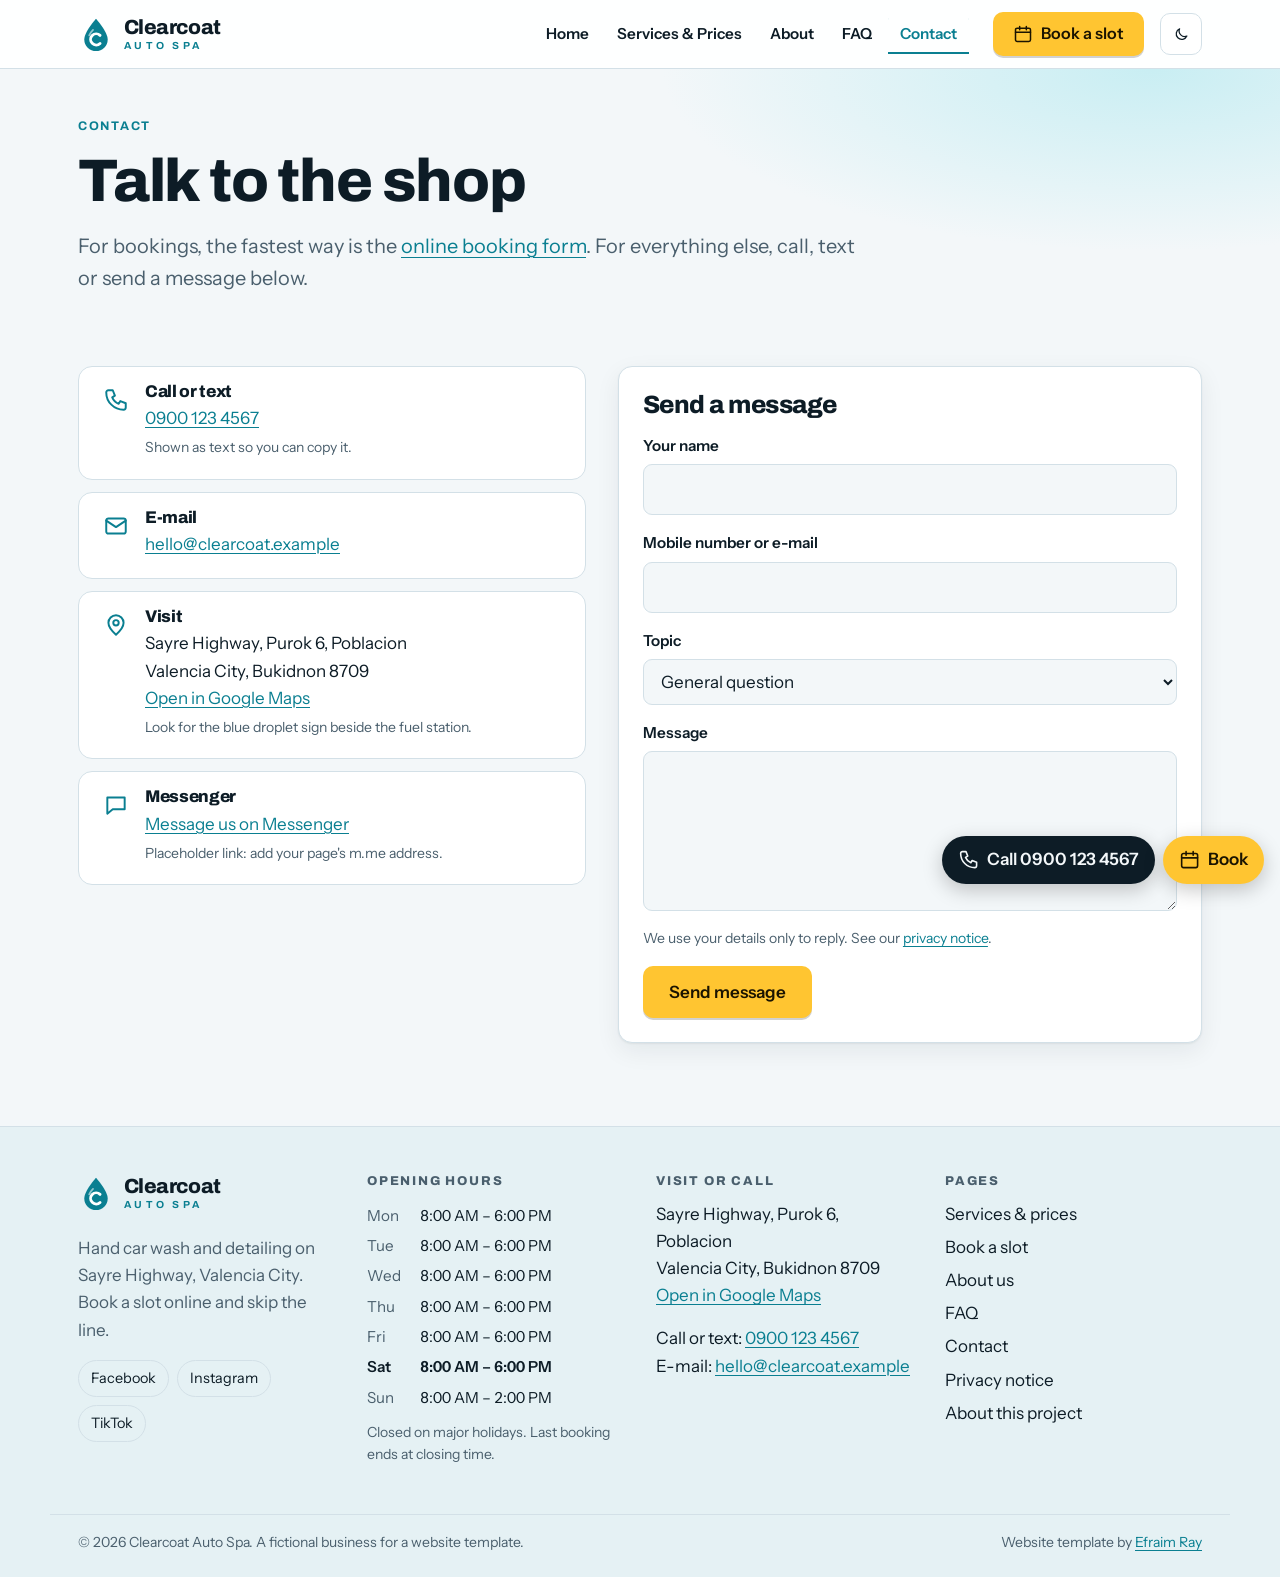
<file: demo/contact.html>
<!DOCTYPE html>
<html lang="en-PH">
<head>
<meta charset="utf-8">
<meta name="viewport" content="width=device-width, initial-scale=1, viewport-fit=cover">
<title>Contact | Clearcoat Auto Spa, Valencia City</title>
<meta name="description" content="Call, text or message Clearcoat Auto Spa on Sayre Highway, Valencia City, Bukidnon. Opening hours, directions and a quick contact form.">
<link rel="canonical" href="https://efraimray.github.io/clearcoat-auto-spa/demo/contact.html">
<meta property="og:type" content="website">
<meta property="og:site_name" content="Clearcoat Auto Spa">
<meta property="og:title" content="Contact | Clearcoat Auto Spa, Valencia City">
<meta property="og:description" content="Call, text or message Clearcoat Auto Spa on Sayre Highway, Valencia City, Bukidnon. Opening hours, directions and a quick contact form.">
<meta property="og:url" content="https://efraimray.github.io/clearcoat-auto-spa/demo/contact.html">
<meta property="og:image" content="https://efraimray.github.io/clearcoat-auto-spa/demo/assets/img/og-image.jpg">
<meta property="og:locale" content="en_PH">
<meta name="twitter:card" content="summary_large_image">
<meta name="theme-color" content="#0a7f91">
<link rel="icon" href="assets/img/favicon.svg" type="image/svg+xml">
<link rel="preload" href="assets/fonts/archivo-latin-800-normal.woff2" as="font" type="font/woff2" crossorigin>
<link rel="preload" href="assets/fonts/instrument-sans-latin-400-normal.woff2" as="font" type="font/woff2" crossorigin>
<link rel="stylesheet" href="assets/css/style.css?v=1.0.0">
<script>/* Apply the saved theme before paint to avoid a flash. */try{var t=localStorage.getItem('cc-theme');if(t==='dark'||t==='light'){document.documentElement.setAttribute('data-theme',t);}}catch(e){}</script>
<script type="application/ld+json">{"@context":"https://schema.org","@type":"AutoWash","name":"Clearcoat Auto Spa","description":"Car wash and detailing in Valencia City","url":"https://efraimray.github.io/clearcoat-auto-spa/demo/","telephone":"+639001234567","email":"hello@clearcoat.example","priceRange":"₱120–₱5,200","image":"https://efraimray.github.io/clearcoat-auto-spa/demo/assets/img/og-image.jpg","logo":"https://efraimray.github.io/clearcoat-auto-spa/demo/assets/img/favicon.svg","address":{"@type":"PostalAddress","streetAddress":"Sayre Highway, Purok 6, Poblacion","addressLocality":"Valencia City","addressRegion":"Bukidnon","postalCode":"8709","addressCountry":"PH"},"openingHoursSpecification":[{"@type":"OpeningHoursSpecification","dayOfWeek":"Sunday","opens":"08:00","closes":"14:00"},{"@type":"OpeningHoursSpecification","dayOfWeek":"Monday","opens":"08:00","closes":"18:00"},{"@type":"OpeningHoursSpecification","dayOfWeek":"Tuesday","opens":"08:00","closes":"18:00"},{"@type":"OpeningHoursSpecification","dayOfWeek":"Wednesday","opens":"08:00","closes":"18:00"},{"@type":"OpeningHoursSpecification","dayOfWeek":"Thursday","opens":"08:00","closes":"18:00"},{"@type":"OpeningHoursSpecification","dayOfWeek":"Friday","opens":"08:00","closes":"18:00"},{"@type":"OpeningHoursSpecification","dayOfWeek":"Saturday","opens":"08:00","closes":"18:00"}],"potentialAction":{"@type":"ReserveAction","target":"https://efraimray.github.io/clearcoat-auto-spa/demo/book.html","name":"Book a car wash or detailing slot"}}</script>
</head>
<body class="page-contact">
<a class="skip-link" href="#main">Skip to content</a>
<header class="site-header" data-header>
  <div class="wrap header-row">
    <a class="brand" href="index.html" aria-label="Clearcoat Auto Spa home"><span class="logo"><svg class="logo-mark" viewBox="0 0 40 40" width="36" height="36" aria-hidden="true" focusable="false"><path d="M20 3C20 3 7 17.5 7 26a13 13 0 0 0 26 0C33 17.5 20 3 20 3z" fill="var(--aqua)"/><path d="M24.5 21.5a6.2 6.2 0 1 0 0 9" fill="none" stroke="var(--on-aqua)" stroke-width="3.2" stroke-linecap="round"/><path d="M12.5 21.5c1.2-2.6 2.8-4.6 4.2-6" fill="none" stroke="var(--on-aqua)" stroke-width="2" stroke-linecap="round" opacity=".55"/></svg><span class="logo-text"><span class="logo-name">Clearcoat</span><span class="logo-sub">Auto Spa</span></span></span></a>
    <nav class="main-nav" id="main-nav" aria-label="Main">
      <ul>
                  <li><a href="index.html">Home</a></li>
                  <li><a href="services.html">Services &amp; Prices</a></li>
                  <li><a href="about.html">About</a></li>
                  <li><a href="faq.html">FAQ</a></li>
                  <li><a href="contact.html" aria-current="page">Contact</a></li>
              </ul>
      <a class="btn btn-signal nav-book" href="book.html"><svg class="icon" viewBox="0 0 24 24" width="24" height="24" fill="none" stroke="currentColor" stroke-width="1.8" stroke-linecap="round" stroke-linejoin="round" aria-hidden="true" focusable="false"><rect x="3" y="5" width="18" height="16" rx="2"/><path d="M3 10h18M8 3v4M16 3v4"/></svg> Book a slot</a>
    </nav>
    <div class="header-tools">
      <button class="icon-btn theme-toggle" type="button" data-theme-toggle aria-label="Switch to dark theme">
        <span class="when-light"><svg class="icon" viewBox="0 0 24 24" width="24" height="24" fill="none" stroke="currentColor" stroke-width="1.8" stroke-linecap="round" stroke-linejoin="round" aria-hidden="true" focusable="false"><path d="M20 14.5A8 8 0 0 1 9.5 4a8 8 0 1 0 10.5 10.5z"/></svg></span><span class="when-dark"><svg class="icon" viewBox="0 0 24 24" width="24" height="24" fill="none" stroke="currentColor" stroke-width="1.8" stroke-linecap="round" stroke-linejoin="round" aria-hidden="true" focusable="false"><circle cx="12" cy="12" r="4"/><path d="M12 2v2M12 20v2M2 12h2M20 12h2M4.9 4.9l1.4 1.4M17.7 17.7l1.4 1.4M19.1 4.9l-1.4 1.4M6.3 17.7l-1.4 1.4"/></svg></span>
      </button>
      <button class="icon-btn menu-toggle" type="button" data-menu-toggle aria-controls="main-nav" aria-expanded="false" aria-label="Open menu">
        <span class="when-closed"><svg class="icon" viewBox="0 0 24 24" width="24" height="24" fill="none" stroke="currentColor" stroke-width="1.8" stroke-linecap="round" stroke-linejoin="round" aria-hidden="true" focusable="false"><path d="M4 7h16M4 12h16M4 17h16"/></svg></span><span class="when-open"><svg class="icon" viewBox="0 0 24 24" width="24" height="24" fill="none" stroke="currentColor" stroke-width="1.8" stroke-linecap="round" stroke-linejoin="round" aria-hidden="true" focusable="false"><path d="M6 6l12 12M18 6L6 18"/></svg></span>
      </button>
    </div>
  </div>
</header>
<main id="main" tabindex="-1">
<section class="page-hero">
  <div class="wrap">
    <p class="eyebrow">Contact</p>
    <h1>Talk to the shop</h1>
    <p class="lead">For bookings, the fastest way is the <a href="book.html">online booking form</a>. For everything else, call, text or send a message below.</p>
  </div>
</section>
<section class="section section-tight">
  <div class="wrap contact-grid">
    <div class="contact-cards">
      <div class="contact-card"><svg class="icon" viewBox="0 0 24 24" width="24" height="24" fill="none" stroke="currentColor" stroke-width="1.8" stroke-linecap="round" stroke-linejoin="round" aria-hidden="true" focusable="false"><path d="M5 3h4l2 5-2.5 1.5a11 11 0 0 0 6 6L16 13l5 2v4a2 2 0 0 1-2 2A16 16 0 0 1 3 5a2 2 0 0 1 2-2z"/></svg><div><h2>Call or text</h2><p><a href="tel:+639001234567">0900 123 4567</a></p><p class="small muted">Shown as text so you can copy it.</p></div></div>
      <div class="contact-card"><svg class="icon" viewBox="0 0 24 24" width="24" height="24" fill="none" stroke="currentColor" stroke-width="1.8" stroke-linecap="round" stroke-linejoin="round" aria-hidden="true" focusable="false"><rect x="3" y="5" width="18" height="14" rx="2"/><path d="M3 7l9 6 9-6"/></svg><div><h2>E-mail</h2><p><a href="mailto:hello@clearcoat.example">hello@clearcoat.example</a></p></div></div>
      <div class="contact-card"><svg class="icon" viewBox="0 0 24 24" width="24" height="24" fill="none" stroke="currentColor" stroke-width="1.8" stroke-linecap="round" stroke-linejoin="round" aria-hidden="true" focusable="false"><path d="M12 21s-7-6.2-7-11a7 7 0 0 1 14 0c0 4.8-7 11-7 11z"/><circle cx="12" cy="10" r="2.5"/></svg><div><h2>Visit</h2><address>Sayre Highway, Purok 6, Poblacion<br>Valencia City, Bukidnon 8709</address><p><a href="https://www.google.com/maps/search/?api=1&amp;query=Poblacion%2C+Valencia+City%2C+Bukidnon" target="_blank" rel="noopener">Open in Google Maps</a></p><p class="small muted">Look for the blue droplet sign beside the fuel station.</p></div></div>
      <div class="contact-card"><svg class="icon" viewBox="0 0 24 24" width="24" height="24" fill="none" stroke="currentColor" stroke-width="1.8" stroke-linecap="round" stroke-linejoin="round" aria-hidden="true" focusable="false"><path d="M4 5h16v11H9l-5 4z"/></svg><div><h2>Messenger</h2><p><a href="#">Message us on Messenger</a></p><p class="small muted">Placeholder link: add your page's m.me address.</p></div></div>
    </div>

    <div class="form-card">
      <h2>Send a message</h2>
      <div class="form-success" data-form-success hidden role="status" tabindex="-1">
        <svg class="icon" viewBox="0 0 24 24" width="24" height="24" fill="none" stroke="currentColor" stroke-width="1.8" stroke-linecap="round" stroke-linejoin="round" aria-hidden="true" focusable="false"><path d="M5 12.5l4.5 4.5L19 7.5"/></svg>        <div><h3>Message sent</h3><p>Thanks! We reply within the day during opening hours. (Demo: nothing was sent.)</p></div>
      </div>
      <form method="post" action="contact.html" novalidate data-validate data-static-form="1" >
        <input type="hidden" name="csrf" value="static-demo">                <div class="hp" aria-hidden="true"><label for="website">Leave this empty</label><input id="website" name="website" type="text" tabindex="-1" autocomplete="off"></div>
        <div class="field">
          <label for="c-name">Your name</label>
          <input id="c-name" name="name" type="text" autocomplete="name" required minlength="2" maxlength="80" value="" aria-describedby="err-name">
          <p class="field-error" id="err-name" hidden></p>        </div>
        <div class="field">
          <label for="c-contact">Mobile number or e-mail</label>
          <input id="c-contact" name="contact" type="text" autocomplete="tel" required data-rule="mobile-or-email" maxlength="120" value="" aria-describedby="err-contact">
          <p class="field-error" id="err-contact" hidden></p>        </div>
        <div class="field">
          <label for="c-topic">Topic</label>
          <select id="c-topic" name="topic">
            <option selected>General question</option><option>Fleet or company cars</option><option>Detailing quote</option><option>Feedback</option>          </select>
        </div>
        <div class="field">
          <label for="c-message">Message</label>
          <textarea id="c-message" name="message" rows="5" required minlength="10" maxlength="1500" aria-describedby="err-message"></textarea>
          <p class="field-error" id="err-message" hidden></p>        </div>
        <p class="small muted">We use your details only to reply. See our <a href="privacy.html">privacy notice</a>.</p>
        <button class="btn btn-signal btn-lg" type="submit">Send message</button>
      </form>
    </div>
  </div>
</section>
</main>
<footer class="site-footer">
  <div class="wrap footer-grid">
    <div class="footer-brand">
      <span class="logo logo-footer"><svg class="logo-mark" viewBox="0 0 40 40" width="36" height="36" aria-hidden="true" focusable="false"><path d="M20 3C20 3 7 17.5 7 26a13 13 0 0 0 26 0C33 17.5 20 3 20 3z" fill="var(--aqua)"/><path d="M24.5 21.5a6.2 6.2 0 1 0 0 9" fill="none" stroke="var(--on-aqua)" stroke-width="3.2" stroke-linecap="round"/><path d="M12.5 21.5c1.2-2.6 2.8-4.6 4.2-6" fill="none" stroke="var(--on-aqua)" stroke-width="2" stroke-linecap="round" opacity=".55"/></svg><span class="logo-text"><span class="logo-name">Clearcoat</span><span class="logo-sub">Auto Spa</span></span></span>      <p>Hand car wash and detailing on Sayre Highway, Valencia City. Book a slot online and skip the line.</p>
      <ul class="social" aria-label="Social media (placeholder links)">
        <li><a href="#">Facebook</a></li>
        <li><a href="#">Instagram</a></li>
        <li><a href="#">TikTok</a></li>
      </ul>
    </div>
    <div>
      <h2 class="footer-h">Opening hours</h2>
      <table class="hours-table">
        <caption class="sr-only">Opening hours</caption>
        <tbody>
                  <tr data-day="1"><th scope="row">Mon</th><td>8:00 AM – 6:00 PM</td></tr>
                  <tr data-day="2"><th scope="row">Tue</th><td>8:00 AM – 6:00 PM</td></tr>
                  <tr data-day="3"><th scope="row">Wed</th><td>8:00 AM – 6:00 PM</td></tr>
                  <tr data-day="4"><th scope="row">Thu</th><td>8:00 AM – 6:00 PM</td></tr>
                  <tr data-day="5"><th scope="row">Fri</th><td>8:00 AM – 6:00 PM</td></tr>
                  <tr data-day="6"><th scope="row">Sat</th><td>8:00 AM – 6:00 PM</td></tr>
                  <tr data-day="0"><th scope="row">Sun</th><td>8:00 AM – 2:00 PM</td></tr>
                </tbody>
      </table>
      <p class="small muted">Closed on major holidays. Last booking ends at closing time.</p>
    </div>
    <div>
      <h2 class="footer-h">Visit or call</h2>
      <address>
        Sayre Highway, Purok 6, Poblacion<br>
        Valencia City, Bukidnon 8709      </address>
      <p><a href="https://www.google.com/maps/search/?api=1&amp;query=Poblacion%2C+Valencia+City%2C+Bukidnon" rel="noopener" target="_blank">Open in Google Maps</a></p>
      <p>Call or text: <a href="tel:+639001234567">0900 123 4567</a><br>
      E-mail: <a href="mailto:hello@clearcoat.example">hello@clearcoat.example</a></p>
    </div>
    <div>
      <h2 class="footer-h">Pages</h2>
      <ul class="footer-links">
        <li><a href="services.html">Services &amp; prices</a></li>
        <li><a href="book.html">Book a slot</a></li>
        <li><a href="about.html">About us</a></li>
        <li><a href="faq.html">FAQ</a></li>
        <li><a href="contact.html">Contact</a></li>
        <li><a href="privacy.html">Privacy notice</a></li>
        <li><a href="about-project.html">About this project</a></li>      </ul>
    </div>
  </div>
  <div class="wrap footer-base">
    <p>&copy; 2026 Clearcoat Auto Spa. A fictional business for a website template.</p>
    <p>Website template by <a href="https://www.efraimray.com/" rel="noopener">Efraim Ray</a></p>
  </div>
</footer>
<div class="fab" data-fab>
  <a class="fab-call" href="tel:+639001234567"><svg class="icon" viewBox="0 0 24 24" width="24" height="24" fill="none" stroke="currentColor" stroke-width="1.8" stroke-linecap="round" stroke-linejoin="round" aria-hidden="true" focusable="false"><path d="M5 3h4l2 5-2.5 1.5a11 11 0 0 0 6 6L16 13l5 2v4a2 2 0 0 1-2 2A16 16 0 0 1 3 5a2 2 0 0 1 2-2z"/></svg><span><span class="fab-label">Call</span> 0900 123 4567</span></a>
  <a class="fab-book" href="book.html"><svg class="icon" viewBox="0 0 24 24" width="24" height="24" fill="none" stroke="currentColor" stroke-width="1.8" stroke-linecap="round" stroke-linejoin="round" aria-hidden="true" focusable="false"><rect x="3" y="5" width="18" height="16" rx="2"/><path d="M3 10h18M8 3v4M16 3v4"/></svg><span>Book</span></a></div>
<script src="assets/js/main.js?v=1.0.0" defer></script>
</body>
</html>
</file>
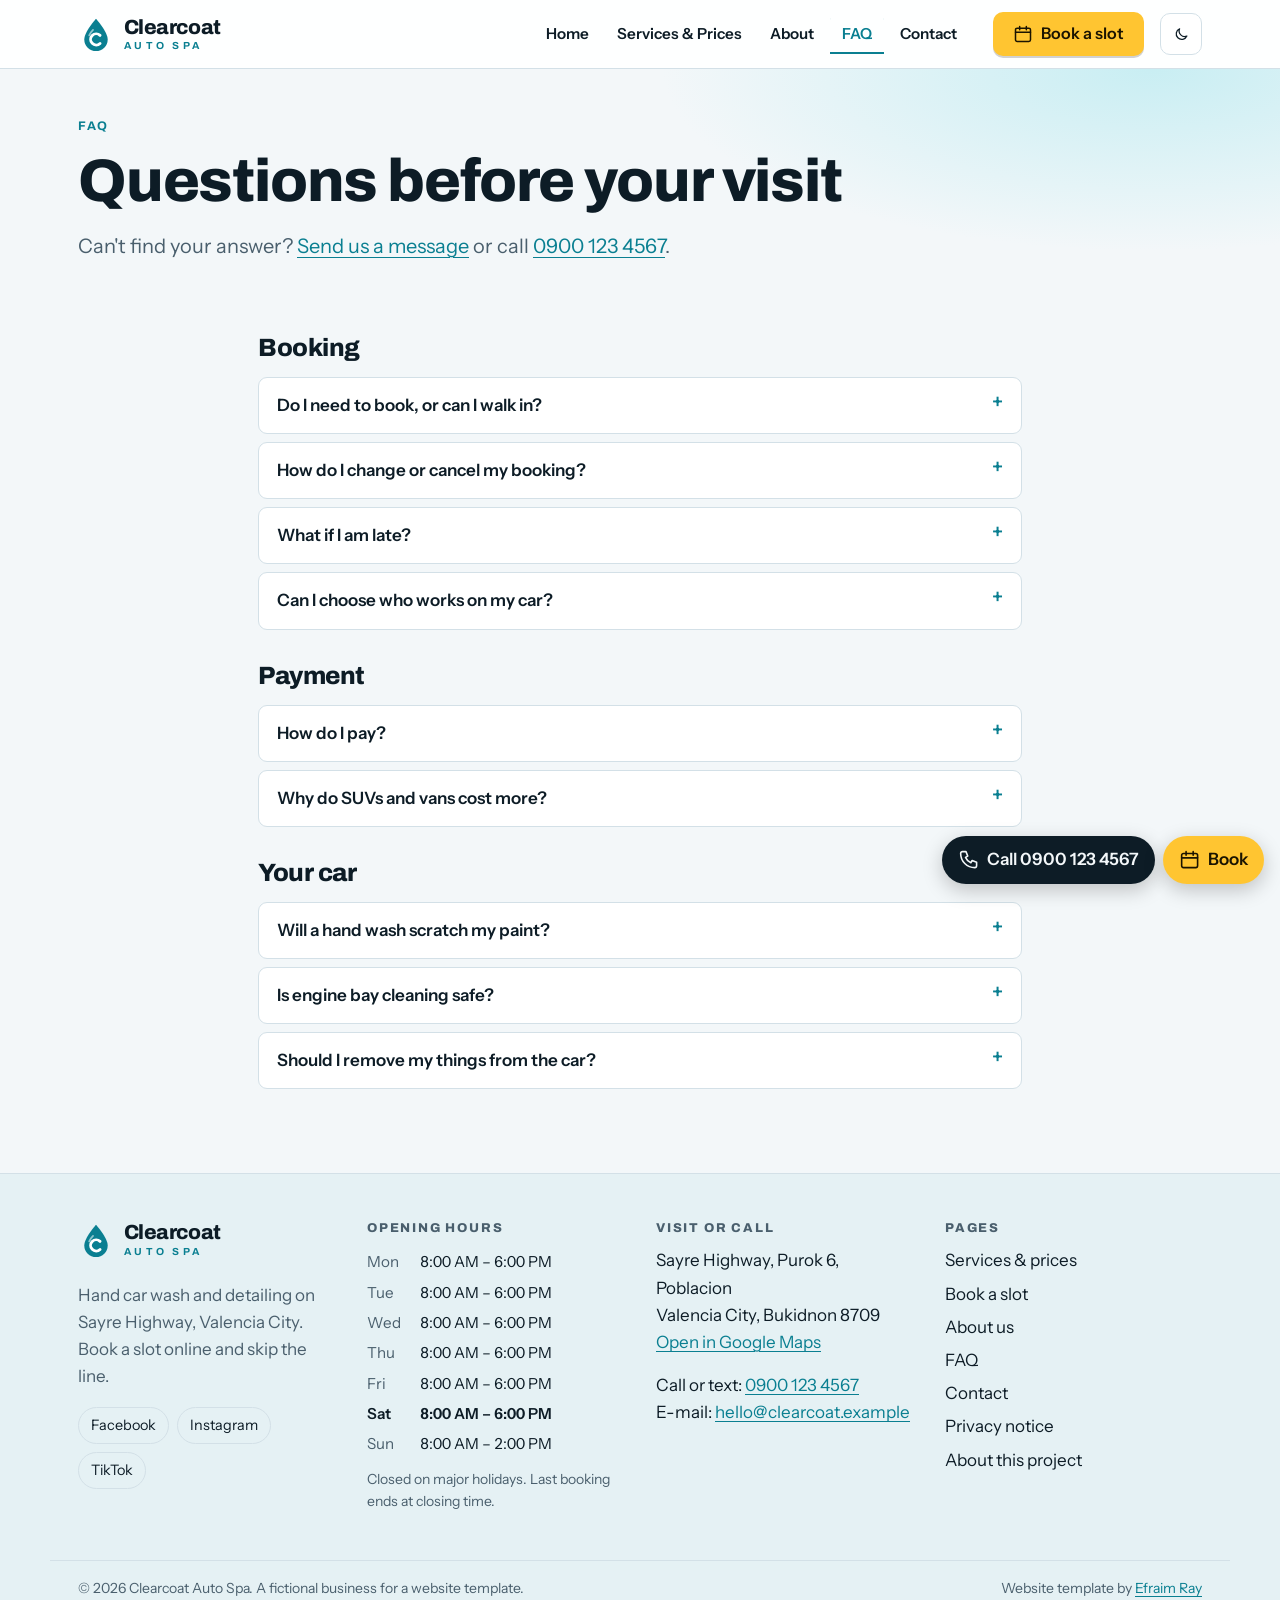
<file: demo/faq.html>
<!DOCTYPE html>
<html lang="en-PH">
<head>
<meta charset="utf-8">
<meta name="viewport" content="width=device-width, initial-scale=1, viewport-fit=cover">
<title>FAQ | Clearcoat Auto Spa, Valencia City</title>
<meta name="description" content="Answers about booking, walk-ins, payment, prices by vehicle size and how Clearcoat Auto Spa cares for your paint and engine bay.">
<link rel="canonical" href="https://efraimray.github.io/clearcoat-auto-spa/demo/faq.html">
<meta property="og:type" content="website">
<meta property="og:site_name" content="Clearcoat Auto Spa">
<meta property="og:title" content="FAQ | Clearcoat Auto Spa, Valencia City">
<meta property="og:description" content="Answers about booking, walk-ins, payment, prices by vehicle size and how Clearcoat Auto Spa cares for your paint and engine bay.">
<meta property="og:url" content="https://efraimray.github.io/clearcoat-auto-spa/demo/faq.html">
<meta property="og:image" content="https://efraimray.github.io/clearcoat-auto-spa/demo/assets/img/og-image.jpg">
<meta property="og:locale" content="en_PH">
<meta name="twitter:card" content="summary_large_image">
<meta name="theme-color" content="#0a7f91">
<link rel="icon" href="assets/img/favicon.svg" type="image/svg+xml">
<link rel="preload" href="assets/fonts/archivo-latin-800-normal.woff2" as="font" type="font/woff2" crossorigin>
<link rel="preload" href="assets/fonts/instrument-sans-latin-400-normal.woff2" as="font" type="font/woff2" crossorigin>
<link rel="stylesheet" href="assets/css/style.css?v=1.0.0">
<script>/* Apply the saved theme before paint to avoid a flash. */try{var t=localStorage.getItem('cc-theme');if(t==='dark'||t==='light'){document.documentElement.setAttribute('data-theme',t);}}catch(e){}</script>
<script type="application/ld+json">{"@context":"https://schema.org","@type":"AutoWash","name":"Clearcoat Auto Spa","description":"Car wash and detailing in Valencia City","url":"https://efraimray.github.io/clearcoat-auto-spa/demo/","telephone":"+639001234567","email":"hello@clearcoat.example","priceRange":"₱120–₱5,200","image":"https://efraimray.github.io/clearcoat-auto-spa/demo/assets/img/og-image.jpg","logo":"https://efraimray.github.io/clearcoat-auto-spa/demo/assets/img/favicon.svg","address":{"@type":"PostalAddress","streetAddress":"Sayre Highway, Purok 6, Poblacion","addressLocality":"Valencia City","addressRegion":"Bukidnon","postalCode":"8709","addressCountry":"PH"},"openingHoursSpecification":[{"@type":"OpeningHoursSpecification","dayOfWeek":"Sunday","opens":"08:00","closes":"14:00"},{"@type":"OpeningHoursSpecification","dayOfWeek":"Monday","opens":"08:00","closes":"18:00"},{"@type":"OpeningHoursSpecification","dayOfWeek":"Tuesday","opens":"08:00","closes":"18:00"},{"@type":"OpeningHoursSpecification","dayOfWeek":"Wednesday","opens":"08:00","closes":"18:00"},{"@type":"OpeningHoursSpecification","dayOfWeek":"Thursday","opens":"08:00","closes":"18:00"},{"@type":"OpeningHoursSpecification","dayOfWeek":"Friday","opens":"08:00","closes":"18:00"},{"@type":"OpeningHoursSpecification","dayOfWeek":"Saturday","opens":"08:00","closes":"18:00"}],"potentialAction":{"@type":"ReserveAction","target":"https://efraimray.github.io/clearcoat-auto-spa/demo/book.html","name":"Book a car wash or detailing slot"}}</script>
<script type="application/ld+json">{"@context":"https://schema.org","@type":"FAQPage","mainEntity":[{"@type":"Question","name":"Do I need to book, or can I walk in?","acceptedAnswer":{"@type":"Answer","text":"Walk-ins are welcome, but booked cars go first. On Saturday mornings a booking saves you the wait."}},{"@type":"Question","name":"How do I change or cancel my booking?","acceptedAnswer":{"@type":"Answer","text":"Call or text us with your booking reference at least two hours before your slot. There is no cancellation fee."}},{"@type":"Question","name":"What if I am late?","acceptedAnswer":{"@type":"Answer","text":"We hold your slot for 15 minutes. After that we may give it to a walk-in and fit you in at the next free time."}},{"@type":"Question","name":"Can I choose who works on my car?","acceptedAnswer":{"@type":"Answer","text":"Yes. Pick a detailer in the booking form, or choose \"Any detailer\" to see the most open times."}},{"@type":"Question","name":"How do I pay?","acceptedAnswer":{"@type":"Answer","text":"You pay at the shop after the job: cash, bank transfer or e-wallet. The website does not take payments."}},{"@type":"Question","name":"Why do SUVs and vans cost more?","acceptedAnswer":{"@type":"Answer","text":"Bigger vehicles take more product and more time. The services page shows each price by vehicle size."}},{"@type":"Question","name":"Will a hand wash scratch my paint?","acceptedAnswer":{"@type":"Answer","text":"We use the two-bucket method, grit guards and clean microfiber for every car to keep the risk of swirl marks low."}},{"@type":"Question","name":"Is engine bay cleaning safe?","acceptedAnswer":{"@type":"Answer","text":"We cover the alternator, fuse box and intake first, use low pressure and a citrus degreaser, and never spray hot engines."}},{"@type":"Question","name":"Should I remove my things from the car?","acceptedAnswer":{"@type":"Answer","text":"Please take valuables and loose items with you, especially for interior cleaning. We bag anything we find in the car."}}]}</script></head>
<body class="page-faq">
<a class="skip-link" href="#main">Skip to content</a>
<header class="site-header" data-header>
  <div class="wrap header-row">
    <a class="brand" href="index.html" aria-label="Clearcoat Auto Spa home"><span class="logo"><svg class="logo-mark" viewBox="0 0 40 40" width="36" height="36" aria-hidden="true" focusable="false"><path d="M20 3C20 3 7 17.5 7 26a13 13 0 0 0 26 0C33 17.5 20 3 20 3z" fill="var(--aqua)"/><path d="M24.5 21.5a6.2 6.2 0 1 0 0 9" fill="none" stroke="var(--on-aqua)" stroke-width="3.2" stroke-linecap="round"/><path d="M12.5 21.5c1.2-2.6 2.8-4.6 4.2-6" fill="none" stroke="var(--on-aqua)" stroke-width="2" stroke-linecap="round" opacity=".55"/></svg><span class="logo-text"><span class="logo-name">Clearcoat</span><span class="logo-sub">Auto Spa</span></span></span></a>
    <nav class="main-nav" id="main-nav" aria-label="Main">
      <ul>
                  <li><a href="index.html">Home</a></li>
                  <li><a href="services.html">Services &amp; Prices</a></li>
                  <li><a href="about.html">About</a></li>
                  <li><a href="faq.html" aria-current="page">FAQ</a></li>
                  <li><a href="contact.html">Contact</a></li>
              </ul>
      <a class="btn btn-signal nav-book" href="book.html"><svg class="icon" viewBox="0 0 24 24" width="24" height="24" fill="none" stroke="currentColor" stroke-width="1.8" stroke-linecap="round" stroke-linejoin="round" aria-hidden="true" focusable="false"><rect x="3" y="5" width="18" height="16" rx="2"/><path d="M3 10h18M8 3v4M16 3v4"/></svg> Book a slot</a>
    </nav>
    <div class="header-tools">
      <button class="icon-btn theme-toggle" type="button" data-theme-toggle aria-label="Switch to dark theme">
        <span class="when-light"><svg class="icon" viewBox="0 0 24 24" width="24" height="24" fill="none" stroke="currentColor" stroke-width="1.8" stroke-linecap="round" stroke-linejoin="round" aria-hidden="true" focusable="false"><path d="M20 14.5A8 8 0 0 1 9.5 4a8 8 0 1 0 10.5 10.5z"/></svg></span><span class="when-dark"><svg class="icon" viewBox="0 0 24 24" width="24" height="24" fill="none" stroke="currentColor" stroke-width="1.8" stroke-linecap="round" stroke-linejoin="round" aria-hidden="true" focusable="false"><circle cx="12" cy="12" r="4"/><path d="M12 2v2M12 20v2M2 12h2M20 12h2M4.9 4.9l1.4 1.4M17.7 17.7l1.4 1.4M19.1 4.9l-1.4 1.4M6.3 17.7l-1.4 1.4"/></svg></span>
      </button>
      <button class="icon-btn menu-toggle" type="button" data-menu-toggle aria-controls="main-nav" aria-expanded="false" aria-label="Open menu">
        <span class="when-closed"><svg class="icon" viewBox="0 0 24 24" width="24" height="24" fill="none" stroke="currentColor" stroke-width="1.8" stroke-linecap="round" stroke-linejoin="round" aria-hidden="true" focusable="false"><path d="M4 7h16M4 12h16M4 17h16"/></svg></span><span class="when-open"><svg class="icon" viewBox="0 0 24 24" width="24" height="24" fill="none" stroke="currentColor" stroke-width="1.8" stroke-linecap="round" stroke-linejoin="round" aria-hidden="true" focusable="false"><path d="M6 6l12 12M18 6L6 18"/></svg></span>
      </button>
    </div>
  </div>
</header>
<main id="main" tabindex="-1">
<section class="page-hero">
  <div class="wrap">
    <p class="eyebrow">FAQ</p>
    <h1>Questions before your visit</h1>
    <p class="lead">Can't find your answer? <a href="contact.html">Send us a message</a> or call <a href="tel:+639001234567">0900 123 4567</a>.</p>
  </div>
</section>
<section class="section section-tight">
  <div class="wrap faq-wrap">
          <h2 class="faq-group">Booking</h2>
      <div class="faq-list">
                  <details class="faq-item"><summary>Do I need to book, or can I walk in?</summary><div class="faq-a"><p>Walk-ins are welcome, but booked cars go first. On Saturday mornings a booking saves you the wait.</p></div></details>
                  <details class="faq-item"><summary>How do I change or cancel my booking?</summary><div class="faq-a"><p>Call or text us with your booking reference at least two hours before your slot. There is no cancellation fee.</p></div></details>
                  <details class="faq-item"><summary>What if I am late?</summary><div class="faq-a"><p>We hold your slot for 15 minutes. After that we may give it to a walk-in and fit you in at the next free time.</p></div></details>
                  <details class="faq-item"><summary>Can I choose who works on my car?</summary><div class="faq-a"><p>Yes. Pick a detailer in the booking form, or choose &quot;Any detailer&quot; to see the most open times.</p></div></details>
              </div>
          <h2 class="faq-group">Payment</h2>
      <div class="faq-list">
                  <details class="faq-item"><summary>How do I pay?</summary><div class="faq-a"><p>You pay at the shop after the job: cash, bank transfer or e-wallet. The website does not take payments.</p></div></details>
                  <details class="faq-item"><summary>Why do SUVs and vans cost more?</summary><div class="faq-a"><p>Bigger vehicles take more product and more time. The services page shows each price by vehicle size.</p></div></details>
              </div>
          <h2 class="faq-group">Your car</h2>
      <div class="faq-list">
                  <details class="faq-item"><summary>Will a hand wash scratch my paint?</summary><div class="faq-a"><p>We use the two-bucket method, grit guards and clean microfiber for every car to keep the risk of swirl marks low.</p></div></details>
                  <details class="faq-item"><summary>Is engine bay cleaning safe?</summary><div class="faq-a"><p>We cover the alternator, fuse box and intake first, use low pressure and a citrus degreaser, and never spray hot engines.</p></div></details>
                  <details class="faq-item"><summary>Should I remove my things from the car?</summary><div class="faq-a"><p>Please take valuables and loose items with you, especially for interior cleaning. We bag anything we find in the car.</p></div></details>
              </div>
      </div>
</section>
</main>
<footer class="site-footer">
  <div class="wrap footer-grid">
    <div class="footer-brand">
      <span class="logo logo-footer"><svg class="logo-mark" viewBox="0 0 40 40" width="36" height="36" aria-hidden="true" focusable="false"><path d="M20 3C20 3 7 17.5 7 26a13 13 0 0 0 26 0C33 17.5 20 3 20 3z" fill="var(--aqua)"/><path d="M24.5 21.5a6.2 6.2 0 1 0 0 9" fill="none" stroke="var(--on-aqua)" stroke-width="3.2" stroke-linecap="round"/><path d="M12.5 21.5c1.2-2.6 2.8-4.6 4.2-6" fill="none" stroke="var(--on-aqua)" stroke-width="2" stroke-linecap="round" opacity=".55"/></svg><span class="logo-text"><span class="logo-name">Clearcoat</span><span class="logo-sub">Auto Spa</span></span></span>      <p>Hand car wash and detailing on Sayre Highway, Valencia City. Book a slot online and skip the line.</p>
      <ul class="social" aria-label="Social media (placeholder links)">
        <li><a href="#">Facebook</a></li>
        <li><a href="#">Instagram</a></li>
        <li><a href="#">TikTok</a></li>
      </ul>
    </div>
    <div>
      <h2 class="footer-h">Opening hours</h2>
      <table class="hours-table">
        <caption class="sr-only">Opening hours</caption>
        <tbody>
                  <tr data-day="1"><th scope="row">Mon</th><td>8:00 AM – 6:00 PM</td></tr>
                  <tr data-day="2"><th scope="row">Tue</th><td>8:00 AM – 6:00 PM</td></tr>
                  <tr data-day="3"><th scope="row">Wed</th><td>8:00 AM – 6:00 PM</td></tr>
                  <tr data-day="4"><th scope="row">Thu</th><td>8:00 AM – 6:00 PM</td></tr>
                  <tr data-day="5"><th scope="row">Fri</th><td>8:00 AM – 6:00 PM</td></tr>
                  <tr data-day="6"><th scope="row">Sat</th><td>8:00 AM – 6:00 PM</td></tr>
                  <tr data-day="0"><th scope="row">Sun</th><td>8:00 AM – 2:00 PM</td></tr>
                </tbody>
      </table>
      <p class="small muted">Closed on major holidays. Last booking ends at closing time.</p>
    </div>
    <div>
      <h2 class="footer-h">Visit or call</h2>
      <address>
        Sayre Highway, Purok 6, Poblacion<br>
        Valencia City, Bukidnon 8709      </address>
      <p><a href="https://www.google.com/maps/search/?api=1&amp;query=Poblacion%2C+Valencia+City%2C+Bukidnon" rel="noopener" target="_blank">Open in Google Maps</a></p>
      <p>Call or text: <a href="tel:+639001234567">0900 123 4567</a><br>
      E-mail: <a href="mailto:hello@clearcoat.example">hello@clearcoat.example</a></p>
    </div>
    <div>
      <h2 class="footer-h">Pages</h2>
      <ul class="footer-links">
        <li><a href="services.html">Services &amp; prices</a></li>
        <li><a href="book.html">Book a slot</a></li>
        <li><a href="about.html">About us</a></li>
        <li><a href="faq.html">FAQ</a></li>
        <li><a href="contact.html">Contact</a></li>
        <li><a href="privacy.html">Privacy notice</a></li>
        <li><a href="about-project.html">About this project</a></li>      </ul>
    </div>
  </div>
  <div class="wrap footer-base">
    <p>&copy; 2026 Clearcoat Auto Spa. A fictional business for a website template.</p>
    <p>Website template by <a href="https://www.efraimray.com/" rel="noopener">Efraim Ray</a></p>
  </div>
</footer>
<div class="fab" data-fab>
  <a class="fab-call" href="tel:+639001234567"><svg class="icon" viewBox="0 0 24 24" width="24" height="24" fill="none" stroke="currentColor" stroke-width="1.8" stroke-linecap="round" stroke-linejoin="round" aria-hidden="true" focusable="false"><path d="M5 3h4l2 5-2.5 1.5a11 11 0 0 0 6 6L16 13l5 2v4a2 2 0 0 1-2 2A16 16 0 0 1 3 5a2 2 0 0 1 2-2z"/></svg><span><span class="fab-label">Call</span> 0900 123 4567</span></a>
  <a class="fab-book" href="book.html"><svg class="icon" viewBox="0 0 24 24" width="24" height="24" fill="none" stroke="currentColor" stroke-width="1.8" stroke-linecap="round" stroke-linejoin="round" aria-hidden="true" focusable="false"><rect x="3" y="5" width="18" height="16" rx="2"/><path d="M3 10h18M8 3v4M16 3v4"/></svg><span>Book</span></a></div>
<script src="assets/js/main.js?v=1.0.0" defer></script>
</body>
</html>
</file>
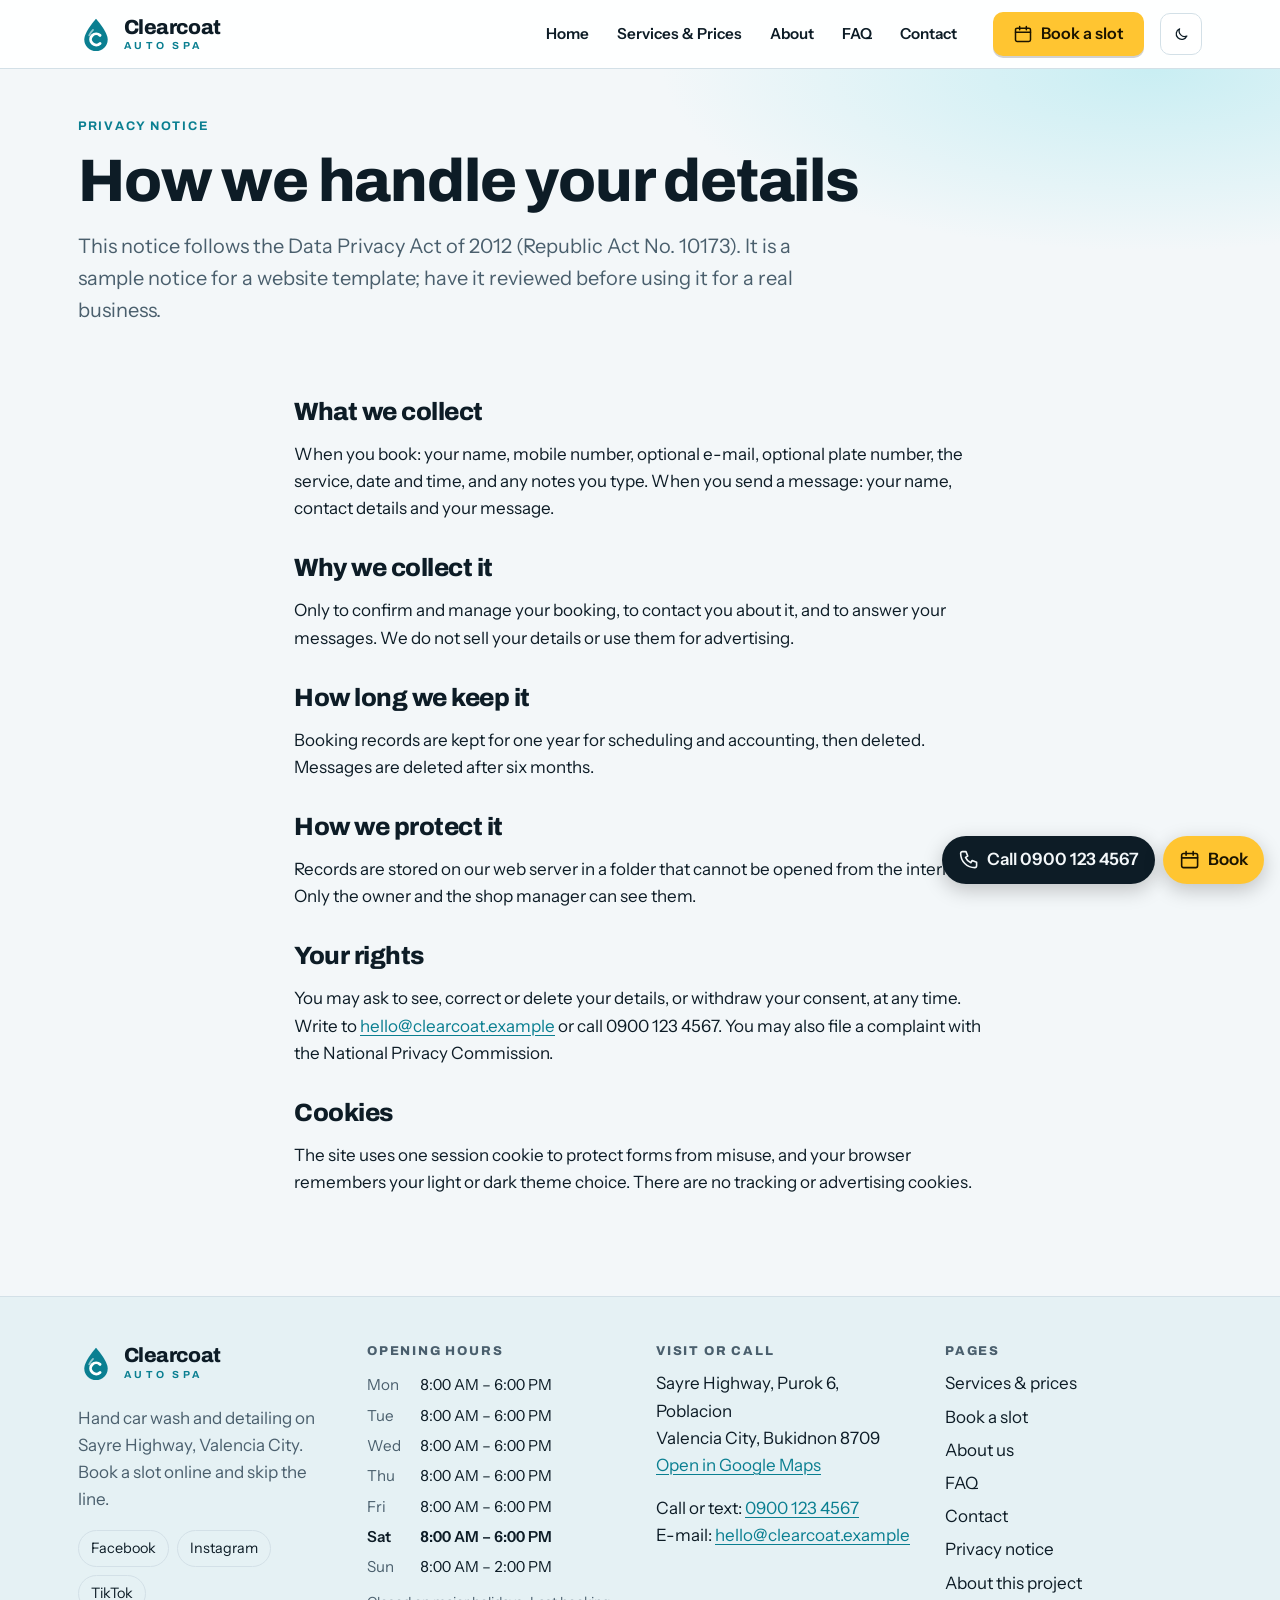
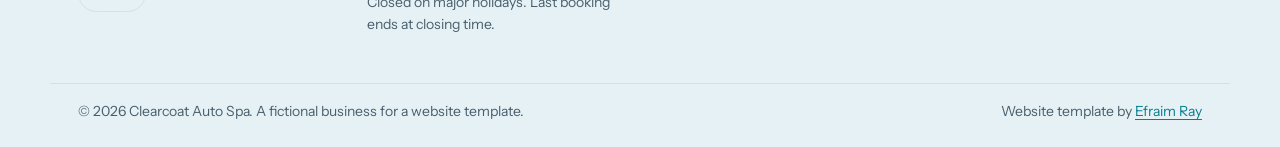
<file: demo/privacy.html>
<!DOCTYPE html>
<html lang="en-PH">
<head>
<meta charset="utf-8">
<meta name="viewport" content="width=device-width, initial-scale=1, viewport-fit=cover">
<title>Privacy Notice | Clearcoat Auto Spa</title>
<meta name="description" content="How Clearcoat Auto Spa collects, uses and protects booking and contact details under the Philippine Data Privacy Act of 2012 (RA 10173).">
<link rel="canonical" href="https://efraimray.github.io/clearcoat-auto-spa/demo/privacy.html">
<meta property="og:type" content="website">
<meta property="og:site_name" content="Clearcoat Auto Spa">
<meta property="og:title" content="Privacy Notice | Clearcoat Auto Spa">
<meta property="og:description" content="How Clearcoat Auto Spa collects, uses and protects booking and contact details under the Philippine Data Privacy Act of 2012 (RA 10173).">
<meta property="og:url" content="https://efraimray.github.io/clearcoat-auto-spa/demo/privacy.html">
<meta property="og:image" content="https://efraimray.github.io/clearcoat-auto-spa/demo/assets/img/og-image.jpg">
<meta property="og:locale" content="en_PH">
<meta name="twitter:card" content="summary_large_image">
<meta name="theme-color" content="#0a7f91">
<link rel="icon" href="assets/img/favicon.svg" type="image/svg+xml">
<link rel="preload" href="assets/fonts/archivo-latin-800-normal.woff2" as="font" type="font/woff2" crossorigin>
<link rel="preload" href="assets/fonts/instrument-sans-latin-400-normal.woff2" as="font" type="font/woff2" crossorigin>
<link rel="stylesheet" href="assets/css/style.css?v=1.0.0">
<script>/* Apply the saved theme before paint to avoid a flash. */try{var t=localStorage.getItem('cc-theme');if(t==='dark'||t==='light'){document.documentElement.setAttribute('data-theme',t);}}catch(e){}</script>
<script type="application/ld+json">{"@context":"https://schema.org","@type":"AutoWash","name":"Clearcoat Auto Spa","description":"Car wash and detailing in Valencia City","url":"https://efraimray.github.io/clearcoat-auto-spa/demo/","telephone":"+639001234567","email":"hello@clearcoat.example","priceRange":"₱120–₱5,200","image":"https://efraimray.github.io/clearcoat-auto-spa/demo/assets/img/og-image.jpg","logo":"https://efraimray.github.io/clearcoat-auto-spa/demo/assets/img/favicon.svg","address":{"@type":"PostalAddress","streetAddress":"Sayre Highway, Purok 6, Poblacion","addressLocality":"Valencia City","addressRegion":"Bukidnon","postalCode":"8709","addressCountry":"PH"},"openingHoursSpecification":[{"@type":"OpeningHoursSpecification","dayOfWeek":"Sunday","opens":"08:00","closes":"14:00"},{"@type":"OpeningHoursSpecification","dayOfWeek":"Monday","opens":"08:00","closes":"18:00"},{"@type":"OpeningHoursSpecification","dayOfWeek":"Tuesday","opens":"08:00","closes":"18:00"},{"@type":"OpeningHoursSpecification","dayOfWeek":"Wednesday","opens":"08:00","closes":"18:00"},{"@type":"OpeningHoursSpecification","dayOfWeek":"Thursday","opens":"08:00","closes":"18:00"},{"@type":"OpeningHoursSpecification","dayOfWeek":"Friday","opens":"08:00","closes":"18:00"},{"@type":"OpeningHoursSpecification","dayOfWeek":"Saturday","opens":"08:00","closes":"18:00"}],"potentialAction":{"@type":"ReserveAction","target":"https://efraimray.github.io/clearcoat-auto-spa/demo/book.html","name":"Book a car wash or detailing slot"}}</script>
</head>
<body class="page-privacy">
<a class="skip-link" href="#main">Skip to content</a>
<header class="site-header" data-header>
  <div class="wrap header-row">
    <a class="brand" href="index.html" aria-label="Clearcoat Auto Spa home"><span class="logo"><svg class="logo-mark" viewBox="0 0 40 40" width="36" height="36" aria-hidden="true" focusable="false"><path d="M20 3C20 3 7 17.5 7 26a13 13 0 0 0 26 0C33 17.5 20 3 20 3z" fill="var(--aqua)"/><path d="M24.5 21.5a6.2 6.2 0 1 0 0 9" fill="none" stroke="var(--on-aqua)" stroke-width="3.2" stroke-linecap="round"/><path d="M12.5 21.5c1.2-2.6 2.8-4.6 4.2-6" fill="none" stroke="var(--on-aqua)" stroke-width="2" stroke-linecap="round" opacity=".55"/></svg><span class="logo-text"><span class="logo-name">Clearcoat</span><span class="logo-sub">Auto Spa</span></span></span></a>
    <nav class="main-nav" id="main-nav" aria-label="Main">
      <ul>
                  <li><a href="index.html">Home</a></li>
                  <li><a href="services.html">Services &amp; Prices</a></li>
                  <li><a href="about.html">About</a></li>
                  <li><a href="faq.html">FAQ</a></li>
                  <li><a href="contact.html">Contact</a></li>
              </ul>
      <a class="btn btn-signal nav-book" href="book.html"><svg class="icon" viewBox="0 0 24 24" width="24" height="24" fill="none" stroke="currentColor" stroke-width="1.8" stroke-linecap="round" stroke-linejoin="round" aria-hidden="true" focusable="false"><rect x="3" y="5" width="18" height="16" rx="2"/><path d="M3 10h18M8 3v4M16 3v4"/></svg> Book a slot</a>
    </nav>
    <div class="header-tools">
      <button class="icon-btn theme-toggle" type="button" data-theme-toggle aria-label="Switch to dark theme">
        <span class="when-light"><svg class="icon" viewBox="0 0 24 24" width="24" height="24" fill="none" stroke="currentColor" stroke-width="1.8" stroke-linecap="round" stroke-linejoin="round" aria-hidden="true" focusable="false"><path d="M20 14.5A8 8 0 0 1 9.5 4a8 8 0 1 0 10.5 10.5z"/></svg></span><span class="when-dark"><svg class="icon" viewBox="0 0 24 24" width="24" height="24" fill="none" stroke="currentColor" stroke-width="1.8" stroke-linecap="round" stroke-linejoin="round" aria-hidden="true" focusable="false"><circle cx="12" cy="12" r="4"/><path d="M12 2v2M12 20v2M2 12h2M20 12h2M4.9 4.9l1.4 1.4M17.7 17.7l1.4 1.4M19.1 4.9l-1.4 1.4M6.3 17.7l-1.4 1.4"/></svg></span>
      </button>
      <button class="icon-btn menu-toggle" type="button" data-menu-toggle aria-controls="main-nav" aria-expanded="false" aria-label="Open menu">
        <span class="when-closed"><svg class="icon" viewBox="0 0 24 24" width="24" height="24" fill="none" stroke="currentColor" stroke-width="1.8" stroke-linecap="round" stroke-linejoin="round" aria-hidden="true" focusable="false"><path d="M4 7h16M4 12h16M4 17h16"/></svg></span><span class="when-open"><svg class="icon" viewBox="0 0 24 24" width="24" height="24" fill="none" stroke="currentColor" stroke-width="1.8" stroke-linecap="round" stroke-linejoin="round" aria-hidden="true" focusable="false"><path d="M6 6l12 12M18 6L6 18"/></svg></span>
      </button>
    </div>
  </div>
</header>
<main id="main" tabindex="-1">
<section class="page-hero">
  <div class="wrap">
    <p class="eyebrow">Privacy notice</p>
    <h1>How we handle your details</h1>
    <p class="lead">This notice follows the Data Privacy Act of 2012 (Republic Act No. 10173). It is a sample notice for a website template; have it reviewed before using it for a real business.</p>
  </div>
</section>
<section class="section section-tight">
  <div class="wrap prose">
    <h2>What we collect</h2>
    <p>When you book: your name, mobile number, optional e-mail, optional plate number, the service, date and time, and any notes you type. When you send a message: your name, contact details and your message.</p>
    <h2>Why we collect it</h2>
    <p>Only to confirm and manage your booking, to contact you about it, and to answer your messages. We do not sell your details or use them for advertising.</p>
    <h2>How long we keep it</h2>
    <p>Booking records are kept for one year for scheduling and accounting, then deleted. Messages are deleted after six months.</p>
    <h2>How we protect it</h2>
    <p>Records are stored on our web server in a folder that cannot be opened from the internet. Only the owner and the shop manager can see them.</p>
    <h2>Your rights</h2>
    <p>You may ask to see, correct or delete your details, or withdraw your consent, at any time. Write to <a href="mailto:hello@clearcoat.example">hello@clearcoat.example</a> or call 0900 123 4567. You may also file a complaint with the National Privacy Commission.</p>
    <h2>Cookies</h2>
    <p>The site uses one session cookie to protect forms from misuse, and your browser remembers your light or dark theme choice. There are no tracking or advertising cookies.</p>
  </div>
</section>
</main>
<footer class="site-footer">
  <div class="wrap footer-grid">
    <div class="footer-brand">
      <span class="logo logo-footer"><svg class="logo-mark" viewBox="0 0 40 40" width="36" height="36" aria-hidden="true" focusable="false"><path d="M20 3C20 3 7 17.5 7 26a13 13 0 0 0 26 0C33 17.5 20 3 20 3z" fill="var(--aqua)"/><path d="M24.5 21.5a6.2 6.2 0 1 0 0 9" fill="none" stroke="var(--on-aqua)" stroke-width="3.2" stroke-linecap="round"/><path d="M12.5 21.5c1.2-2.6 2.8-4.6 4.2-6" fill="none" stroke="var(--on-aqua)" stroke-width="2" stroke-linecap="round" opacity=".55"/></svg><span class="logo-text"><span class="logo-name">Clearcoat</span><span class="logo-sub">Auto Spa</span></span></span>      <p>Hand car wash and detailing on Sayre Highway, Valencia City. Book a slot online and skip the line.</p>
      <ul class="social" aria-label="Social media (placeholder links)">
        <li><a href="#">Facebook</a></li>
        <li><a href="#">Instagram</a></li>
        <li><a href="#">TikTok</a></li>
      </ul>
    </div>
    <div>
      <h2 class="footer-h">Opening hours</h2>
      <table class="hours-table">
        <caption class="sr-only">Opening hours</caption>
        <tbody>
                  <tr data-day="1"><th scope="row">Mon</th><td>8:00 AM – 6:00 PM</td></tr>
                  <tr data-day="2"><th scope="row">Tue</th><td>8:00 AM – 6:00 PM</td></tr>
                  <tr data-day="3"><th scope="row">Wed</th><td>8:00 AM – 6:00 PM</td></tr>
                  <tr data-day="4"><th scope="row">Thu</th><td>8:00 AM – 6:00 PM</td></tr>
                  <tr data-day="5"><th scope="row">Fri</th><td>8:00 AM – 6:00 PM</td></tr>
                  <tr data-day="6"><th scope="row">Sat</th><td>8:00 AM – 6:00 PM</td></tr>
                  <tr data-day="0"><th scope="row">Sun</th><td>8:00 AM – 2:00 PM</td></tr>
                </tbody>
      </table>
      <p class="small muted">Closed on major holidays. Last booking ends at closing time.</p>
    </div>
    <div>
      <h2 class="footer-h">Visit or call</h2>
      <address>
        Sayre Highway, Purok 6, Poblacion<br>
        Valencia City, Bukidnon 8709      </address>
      <p><a href="https://www.google.com/maps/search/?api=1&amp;query=Poblacion%2C+Valencia+City%2C+Bukidnon" rel="noopener" target="_blank">Open in Google Maps</a></p>
      <p>Call or text: <a href="tel:+639001234567">0900 123 4567</a><br>
      E-mail: <a href="mailto:hello@clearcoat.example">hello@clearcoat.example</a></p>
    </div>
    <div>
      <h2 class="footer-h">Pages</h2>
      <ul class="footer-links">
        <li><a href="services.html">Services &amp; prices</a></li>
        <li><a href="book.html">Book a slot</a></li>
        <li><a href="about.html">About us</a></li>
        <li><a href="faq.html">FAQ</a></li>
        <li><a href="contact.html">Contact</a></li>
        <li><a href="privacy.html">Privacy notice</a></li>
        <li><a href="about-project.html">About this project</a></li>      </ul>
    </div>
  </div>
  <div class="wrap footer-base">
    <p>&copy; 2026 Clearcoat Auto Spa. A fictional business for a website template.</p>
    <p>Website template by <a href="https://www.efraimray.com/" rel="noopener">Efraim Ray</a></p>
  </div>
</footer>
<div class="fab" data-fab>
  <a class="fab-call" href="tel:+639001234567"><svg class="icon" viewBox="0 0 24 24" width="24" height="24" fill="none" stroke="currentColor" stroke-width="1.8" stroke-linecap="round" stroke-linejoin="round" aria-hidden="true" focusable="false"><path d="M5 3h4l2 5-2.5 1.5a11 11 0 0 0 6 6L16 13l5 2v4a2 2 0 0 1-2 2A16 16 0 0 1 3 5a2 2 0 0 1 2-2z"/></svg><span><span class="fab-label">Call</span> 0900 123 4567</span></a>
  <a class="fab-book" href="book.html"><svg class="icon" viewBox="0 0 24 24" width="24" height="24" fill="none" stroke="currentColor" stroke-width="1.8" stroke-linecap="round" stroke-linejoin="round" aria-hidden="true" focusable="false"><rect x="3" y="5" width="18" height="16" rx="2"/><path d="M3 10h18M8 3v4M16 3v4"/></svg><span>Book</span></a></div>
<script src="assets/js/main.js?v=1.0.0" defer></script>
</body>
</html>
</file>
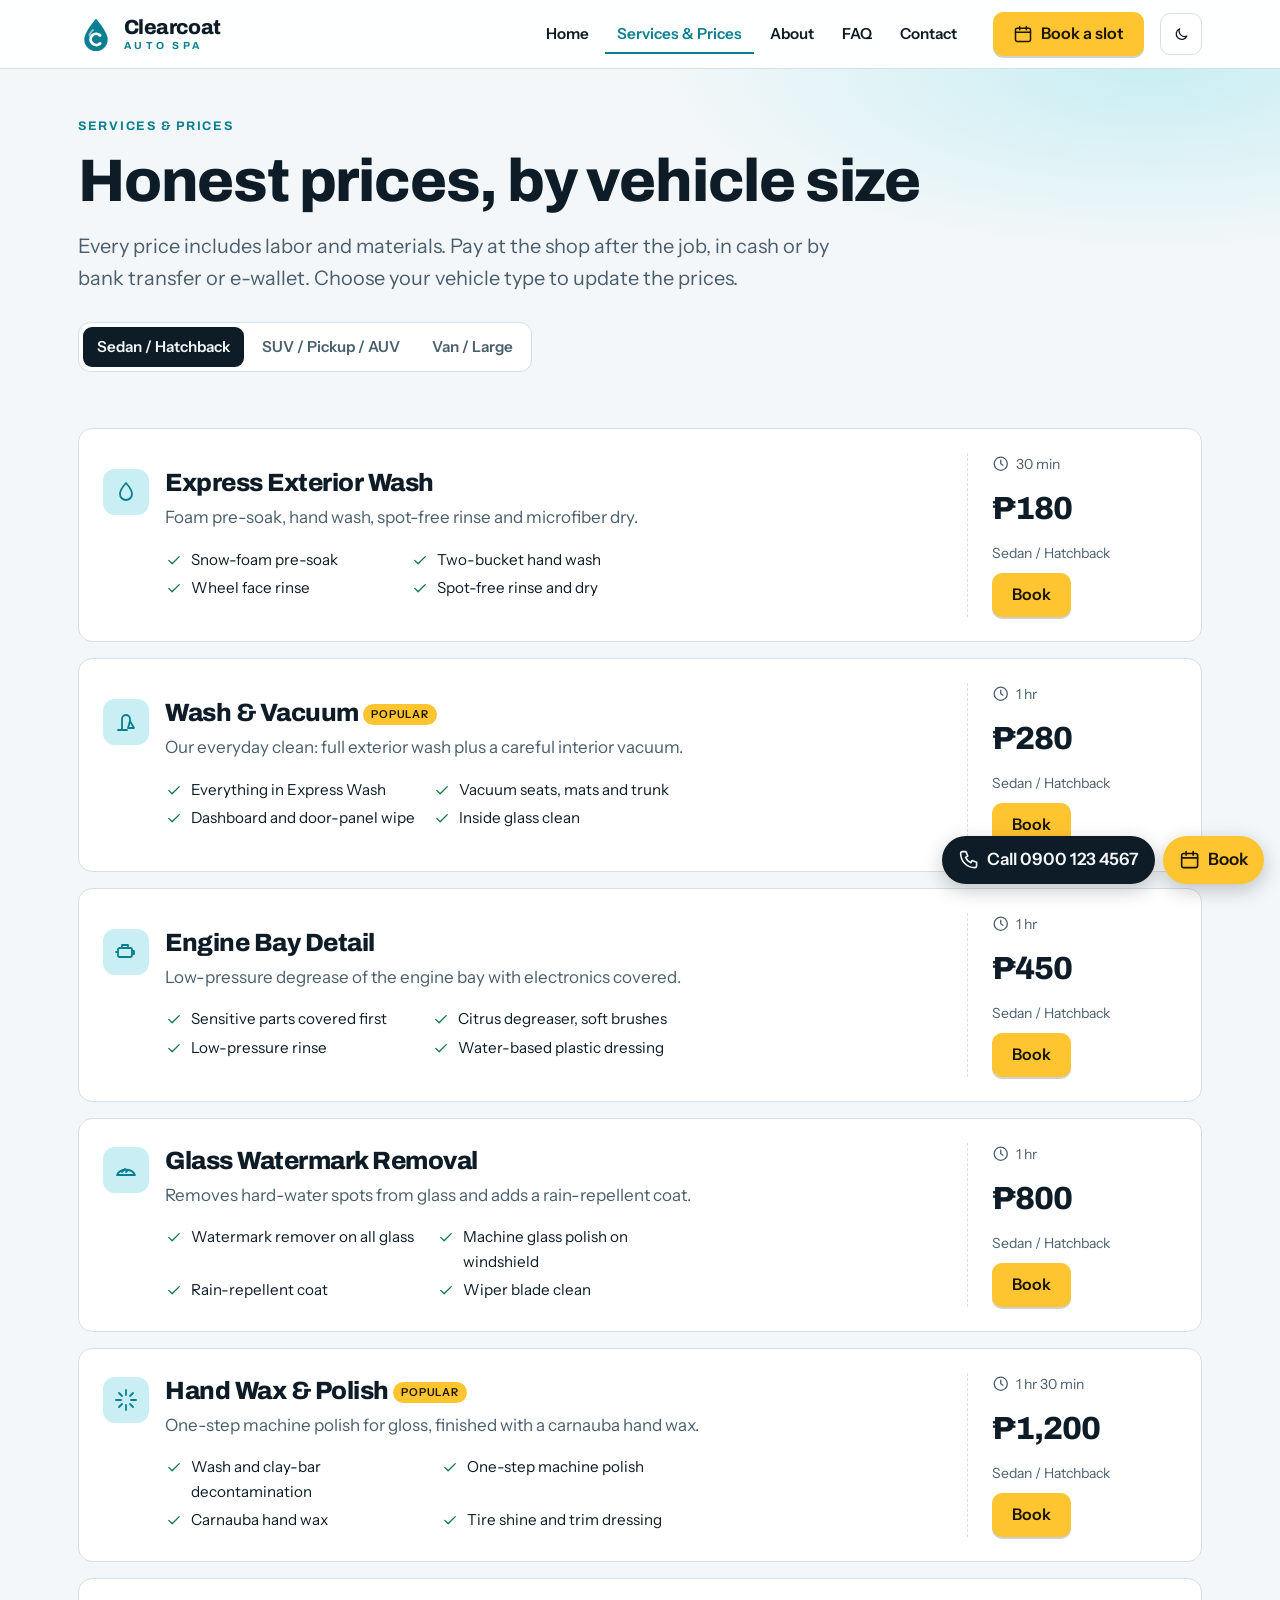
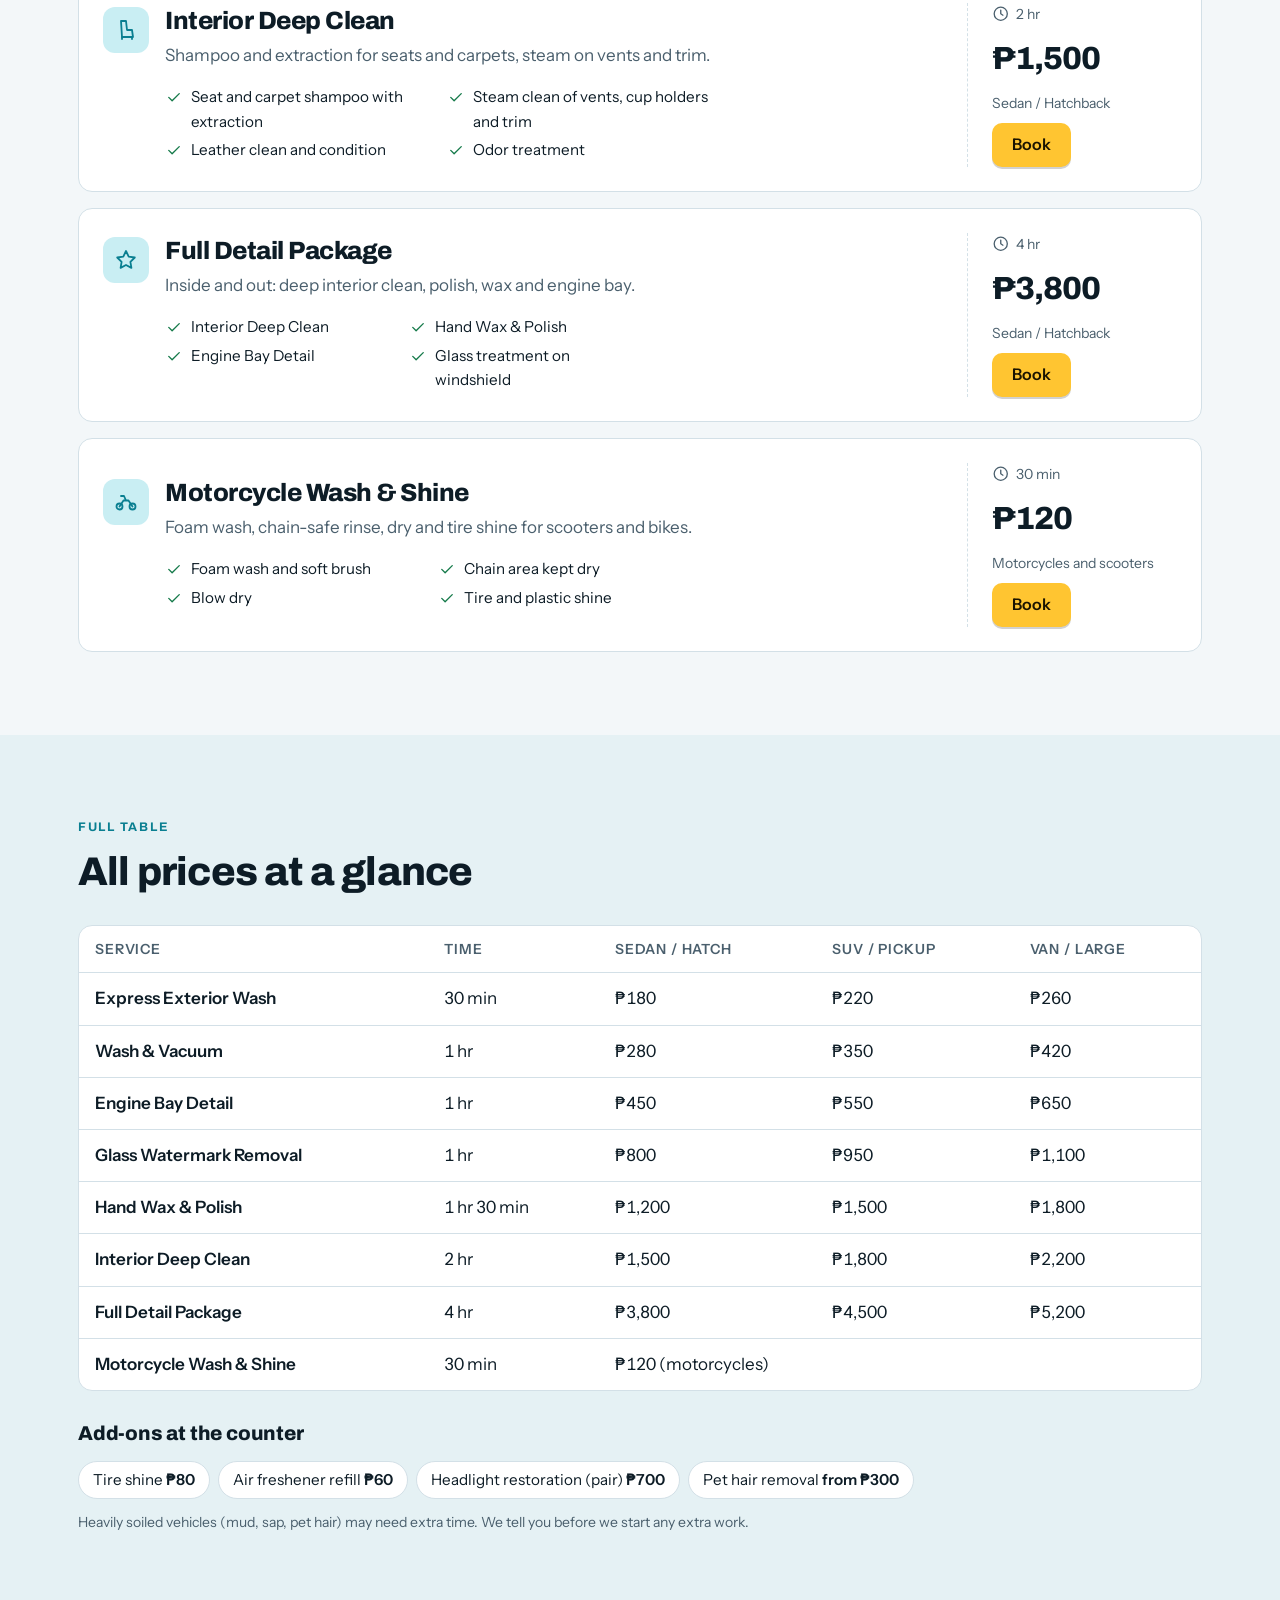
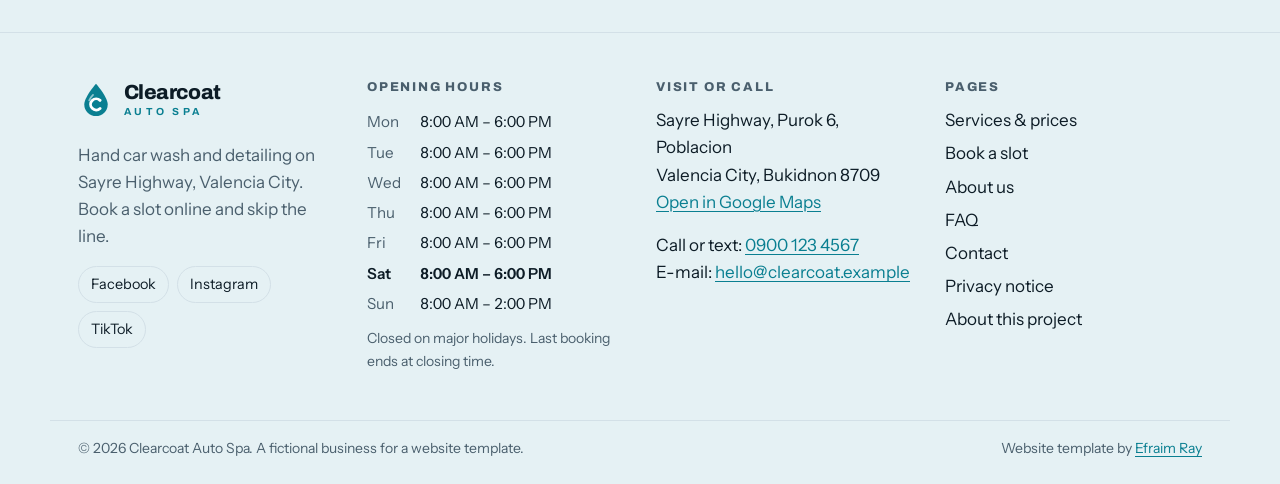
<file: demo/services.html>
<!DOCTYPE html>
<html lang="en-PH">
<head>
<meta charset="utf-8">
<meta name="viewport" content="width=device-width, initial-scale=1, viewport-fit=cover">
<title>Services &amp; Prices | Clearcoat Auto Spa, Valencia City</title>
<meta name="description" content="Car wash and detailing prices in pesos for sedans, SUVs, pickups, vans and motorcycles in Valencia City, Bukidnon. Durations, inclusions and online booking.">
<link rel="canonical" href="https://efraimray.github.io/clearcoat-auto-spa/demo/services.html">
<meta property="og:type" content="website">
<meta property="og:site_name" content="Clearcoat Auto Spa">
<meta property="og:title" content="Services &amp; Prices | Clearcoat Auto Spa, Valencia City">
<meta property="og:description" content="Car wash and detailing prices in pesos for sedans, SUVs, pickups, vans and motorcycles in Valencia City, Bukidnon. Durations, inclusions and online booking.">
<meta property="og:url" content="https://efraimray.github.io/clearcoat-auto-spa/demo/services.html">
<meta property="og:image" content="https://efraimray.github.io/clearcoat-auto-spa/demo/assets/img/og-image.jpg">
<meta property="og:locale" content="en_PH">
<meta name="twitter:card" content="summary_large_image">
<meta name="theme-color" content="#0a7f91">
<link rel="icon" href="assets/img/favicon.svg" type="image/svg+xml">
<link rel="preload" href="assets/fonts/archivo-latin-800-normal.woff2" as="font" type="font/woff2" crossorigin>
<link rel="preload" href="assets/fonts/instrument-sans-latin-400-normal.woff2" as="font" type="font/woff2" crossorigin>
<link rel="stylesheet" href="assets/css/style.css?v=1.0.0">
<script>/* Apply the saved theme before paint to avoid a flash. */try{var t=localStorage.getItem('cc-theme');if(t==='dark'||t==='light'){document.documentElement.setAttribute('data-theme',t);}}catch(e){}</script>
<script type="application/ld+json">{"@context":"https://schema.org","@type":"AutoWash","name":"Clearcoat Auto Spa","description":"Car wash and detailing in Valencia City","url":"https://efraimray.github.io/clearcoat-auto-spa/demo/","telephone":"+639001234567","email":"hello@clearcoat.example","priceRange":"₱120–₱5,200","image":"https://efraimray.github.io/clearcoat-auto-spa/demo/assets/img/og-image.jpg","logo":"https://efraimray.github.io/clearcoat-auto-spa/demo/assets/img/favicon.svg","address":{"@type":"PostalAddress","streetAddress":"Sayre Highway, Purok 6, Poblacion","addressLocality":"Valencia City","addressRegion":"Bukidnon","postalCode":"8709","addressCountry":"PH"},"openingHoursSpecification":[{"@type":"OpeningHoursSpecification","dayOfWeek":"Sunday","opens":"08:00","closes":"14:00"},{"@type":"OpeningHoursSpecification","dayOfWeek":"Monday","opens":"08:00","closes":"18:00"},{"@type":"OpeningHoursSpecification","dayOfWeek":"Tuesday","opens":"08:00","closes":"18:00"},{"@type":"OpeningHoursSpecification","dayOfWeek":"Wednesday","opens":"08:00","closes":"18:00"},{"@type":"OpeningHoursSpecification","dayOfWeek":"Thursday","opens":"08:00","closes":"18:00"},{"@type":"OpeningHoursSpecification","dayOfWeek":"Friday","opens":"08:00","closes":"18:00"},{"@type":"OpeningHoursSpecification","dayOfWeek":"Saturday","opens":"08:00","closes":"18:00"}],"potentialAction":{"@type":"ReserveAction","target":"https://efraimray.github.io/clearcoat-auto-spa/demo/book.html","name":"Book a car wash or detailing slot"}}</script>
</head>
<body class="page-services">
<a class="skip-link" href="#main">Skip to content</a>
<header class="site-header" data-header>
  <div class="wrap header-row">
    <a class="brand" href="index.html" aria-label="Clearcoat Auto Spa home"><span class="logo"><svg class="logo-mark" viewBox="0 0 40 40" width="36" height="36" aria-hidden="true" focusable="false"><path d="M20 3C20 3 7 17.5 7 26a13 13 0 0 0 26 0C33 17.5 20 3 20 3z" fill="var(--aqua)"/><path d="M24.5 21.5a6.2 6.2 0 1 0 0 9" fill="none" stroke="var(--on-aqua)" stroke-width="3.2" stroke-linecap="round"/><path d="M12.5 21.5c1.2-2.6 2.8-4.6 4.2-6" fill="none" stroke="var(--on-aqua)" stroke-width="2" stroke-linecap="round" opacity=".55"/></svg><span class="logo-text"><span class="logo-name">Clearcoat</span><span class="logo-sub">Auto Spa</span></span></span></a>
    <nav class="main-nav" id="main-nav" aria-label="Main">
      <ul>
                  <li><a href="index.html">Home</a></li>
                  <li><a href="services.html" aria-current="page">Services &amp; Prices</a></li>
                  <li><a href="about.html">About</a></li>
                  <li><a href="faq.html">FAQ</a></li>
                  <li><a href="contact.html">Contact</a></li>
              </ul>
      <a class="btn btn-signal nav-book" href="book.html"><svg class="icon" viewBox="0 0 24 24" width="24" height="24" fill="none" stroke="currentColor" stroke-width="1.8" stroke-linecap="round" stroke-linejoin="round" aria-hidden="true" focusable="false"><rect x="3" y="5" width="18" height="16" rx="2"/><path d="M3 10h18M8 3v4M16 3v4"/></svg> Book a slot</a>
    </nav>
    <div class="header-tools">
      <button class="icon-btn theme-toggle" type="button" data-theme-toggle aria-label="Switch to dark theme">
        <span class="when-light"><svg class="icon" viewBox="0 0 24 24" width="24" height="24" fill="none" stroke="currentColor" stroke-width="1.8" stroke-linecap="round" stroke-linejoin="round" aria-hidden="true" focusable="false"><path d="M20 14.5A8 8 0 0 1 9.5 4a8 8 0 1 0 10.5 10.5z"/></svg></span><span class="when-dark"><svg class="icon" viewBox="0 0 24 24" width="24" height="24" fill="none" stroke="currentColor" stroke-width="1.8" stroke-linecap="round" stroke-linejoin="round" aria-hidden="true" focusable="false"><circle cx="12" cy="12" r="4"/><path d="M12 2v2M12 20v2M2 12h2M20 12h2M4.9 4.9l1.4 1.4M17.7 17.7l1.4 1.4M19.1 4.9l-1.4 1.4M6.3 17.7l-1.4 1.4"/></svg></span>
      </button>
      <button class="icon-btn menu-toggle" type="button" data-menu-toggle aria-controls="main-nav" aria-expanded="false" aria-label="Open menu">
        <span class="when-closed"><svg class="icon" viewBox="0 0 24 24" width="24" height="24" fill="none" stroke="currentColor" stroke-width="1.8" stroke-linecap="round" stroke-linejoin="round" aria-hidden="true" focusable="false"><path d="M4 7h16M4 12h16M4 17h16"/></svg></span><span class="when-open"><svg class="icon" viewBox="0 0 24 24" width="24" height="24" fill="none" stroke="currentColor" stroke-width="1.8" stroke-linecap="round" stroke-linejoin="round" aria-hidden="true" focusable="false"><path d="M6 6l12 12M18 6L6 18"/></svg></span>
      </button>
    </div>
  </div>
</header>
<main id="main" tabindex="-1">
<section class="page-hero">
  <div class="wrap">
    <p class="eyebrow">Services &amp; prices</p>
    <h1>Honest prices, by vehicle size</h1>
    <p class="lead">Every price includes labor and materials. Pay at the shop after the job, in cash or by bank transfer or e-wallet. Choose your vehicle type to update the prices.</p>
    <div class="seg" role="radiogroup" aria-label="Vehicle type" data-price-switch>
              <button type="button" role="radio" aria-checked="true" data-vehicle="sedan">Sedan / Hatchback</button>
              <button type="button" role="radio" aria-checked="false" data-vehicle="suv">SUV / Pickup / AUV</button>
              <button type="button" role="radio" aria-checked="false" data-vehicle="van">Van / Large</button>
          </div>
  </div>
</section>

<section class="section section-tight">
  <div class="wrap price-list">
          <article class="price-row" id="express-wash">
        <div class="price-main">
          <span class="svc-icon"><svg class="icon" viewBox="0 0 24 24" width="24" height="24" fill="none" stroke="currentColor" stroke-width="1.8" stroke-linecap="round" stroke-linejoin="round" aria-hidden="true" focusable="false"><path d="M12 3s-6 6.7-6 11a6 6 0 0 0 12 0c0-4.3-6-11-6-11z"/></svg></span>
          <div>
            <h2>Express Exterior Wash</h2>
            <p>Foam pre-soak, hand wash, spot-free rinse and microfiber dry.</p>
            <ul class="includes">
              <li><svg class="icon" viewBox="0 0 24 24" width="24" height="24" fill="none" stroke="currentColor" stroke-width="1.8" stroke-linecap="round" stroke-linejoin="round" aria-hidden="true" focusable="false"><path d="M5 12.5l4.5 4.5L19 7.5"/></svg>Snow-foam pre-soak</li><li><svg class="icon" viewBox="0 0 24 24" width="24" height="24" fill="none" stroke="currentColor" stroke-width="1.8" stroke-linecap="round" stroke-linejoin="round" aria-hidden="true" focusable="false"><path d="M5 12.5l4.5 4.5L19 7.5"/></svg>Two-bucket hand wash</li><li><svg class="icon" viewBox="0 0 24 24" width="24" height="24" fill="none" stroke="currentColor" stroke-width="1.8" stroke-linecap="round" stroke-linejoin="round" aria-hidden="true" focusable="false"><path d="M5 12.5l4.5 4.5L19 7.5"/></svg>Wheel face rinse</li><li><svg class="icon" viewBox="0 0 24 24" width="24" height="24" fill="none" stroke="currentColor" stroke-width="1.8" stroke-linecap="round" stroke-linejoin="round" aria-hidden="true" focusable="false"><path d="M5 12.5l4.5 4.5L19 7.5"/></svg>Spot-free rinse and dry</li>            </ul>
          </div>
        </div>
        <div class="price-side">
          <p class="duration"><svg class="icon" viewBox="0 0 24 24" width="24" height="24" fill="none" stroke="currentColor" stroke-width="1.8" stroke-linecap="round" stroke-linejoin="round" aria-hidden="true" focusable="false"><circle cx="12" cy="12" r="9"/><path d="M12 7v5l3 2"/></svg> 30 min</p>
                      <p class="price-big" data-prices='{&quot;sedan&quot;:180,&quot;suv&quot;:220,&quot;van&quot;:260}'>₱180</p>
            <p class="small muted" data-vehicle-label>Sedan / Hatchback</p>
                    <a class="btn btn-signal" href="book.html?service=express-wash">Book</a>
        </div>
      </article>
          <article class="price-row" id="wash-vacuum">
        <div class="price-main">
          <span class="svc-icon"><svg class="icon" viewBox="0 0 24 24" width="24" height="24" fill="none" stroke="currentColor" stroke-width="1.8" stroke-linecap="round" stroke-linejoin="round" aria-hidden="true" focusable="false"><path d="M4 20h9M8 20V9a4 4 0 0 1 8 0v2"/><path d="M16 11l4 7h-6z"/></svg></span>
          <div>
            <h2>Wash &amp; Vacuum <span class="tag">Popular</span></h2>
            <p>Our everyday clean: full exterior wash plus a careful interior vacuum.</p>
            <ul class="includes">
              <li><svg class="icon" viewBox="0 0 24 24" width="24" height="24" fill="none" stroke="currentColor" stroke-width="1.8" stroke-linecap="round" stroke-linejoin="round" aria-hidden="true" focusable="false"><path d="M5 12.5l4.5 4.5L19 7.5"/></svg>Everything in Express Wash</li><li><svg class="icon" viewBox="0 0 24 24" width="24" height="24" fill="none" stroke="currentColor" stroke-width="1.8" stroke-linecap="round" stroke-linejoin="round" aria-hidden="true" focusable="false"><path d="M5 12.5l4.5 4.5L19 7.5"/></svg>Vacuum seats, mats and trunk</li><li><svg class="icon" viewBox="0 0 24 24" width="24" height="24" fill="none" stroke="currentColor" stroke-width="1.8" stroke-linecap="round" stroke-linejoin="round" aria-hidden="true" focusable="false"><path d="M5 12.5l4.5 4.5L19 7.5"/></svg>Dashboard and door-panel wipe</li><li><svg class="icon" viewBox="0 0 24 24" width="24" height="24" fill="none" stroke="currentColor" stroke-width="1.8" stroke-linecap="round" stroke-linejoin="round" aria-hidden="true" focusable="false"><path d="M5 12.5l4.5 4.5L19 7.5"/></svg>Inside glass clean</li>            </ul>
          </div>
        </div>
        <div class="price-side">
          <p class="duration"><svg class="icon" viewBox="0 0 24 24" width="24" height="24" fill="none" stroke="currentColor" stroke-width="1.8" stroke-linecap="round" stroke-linejoin="round" aria-hidden="true" focusable="false"><circle cx="12" cy="12" r="9"/><path d="M12 7v5l3 2"/></svg> 1 hr</p>
                      <p class="price-big" data-prices='{&quot;sedan&quot;:280,&quot;suv&quot;:350,&quot;van&quot;:420}'>₱280</p>
            <p class="small muted" data-vehicle-label>Sedan / Hatchback</p>
                    <a class="btn btn-signal" href="book.html?service=wash-vacuum">Book</a>
        </div>
      </article>
          <article class="price-row" id="engine-bay">
        <div class="price-main">
          <span class="svc-icon"><svg class="icon" viewBox="0 0 24 24" width="24" height="24" fill="none" stroke="currentColor" stroke-width="1.8" stroke-linecap="round" stroke-linejoin="round" aria-hidden="true" focusable="false"><rect x="4" y="8" width="14" height="9" rx="1.5"/><path d="M8 8V5h6v3M18 11h2v3h-2M4 12H2"/></svg></span>
          <div>
            <h2>Engine Bay Detail</h2>
            <p>Low-pressure degrease of the engine bay with electronics covered.</p>
            <ul class="includes">
              <li><svg class="icon" viewBox="0 0 24 24" width="24" height="24" fill="none" stroke="currentColor" stroke-width="1.8" stroke-linecap="round" stroke-linejoin="round" aria-hidden="true" focusable="false"><path d="M5 12.5l4.5 4.5L19 7.5"/></svg>Sensitive parts covered first</li><li><svg class="icon" viewBox="0 0 24 24" width="24" height="24" fill="none" stroke="currentColor" stroke-width="1.8" stroke-linecap="round" stroke-linejoin="round" aria-hidden="true" focusable="false"><path d="M5 12.5l4.5 4.5L19 7.5"/></svg>Citrus degreaser, soft brushes</li><li><svg class="icon" viewBox="0 0 24 24" width="24" height="24" fill="none" stroke="currentColor" stroke-width="1.8" stroke-linecap="round" stroke-linejoin="round" aria-hidden="true" focusable="false"><path d="M5 12.5l4.5 4.5L19 7.5"/></svg>Low-pressure rinse</li><li><svg class="icon" viewBox="0 0 24 24" width="24" height="24" fill="none" stroke="currentColor" stroke-width="1.8" stroke-linecap="round" stroke-linejoin="round" aria-hidden="true" focusable="false"><path d="M5 12.5l4.5 4.5L19 7.5"/></svg>Water-based plastic dressing</li>            </ul>
          </div>
        </div>
        <div class="price-side">
          <p class="duration"><svg class="icon" viewBox="0 0 24 24" width="24" height="24" fill="none" stroke="currentColor" stroke-width="1.8" stroke-linecap="round" stroke-linejoin="round" aria-hidden="true" focusable="false"><circle cx="12" cy="12" r="9"/><path d="M12 7v5l3 2"/></svg> 1 hr</p>
                      <p class="price-big" data-prices='{&quot;sedan&quot;:450,&quot;suv&quot;:550,&quot;van&quot;:650}'>₱450</p>
            <p class="small muted" data-vehicle-label>Sedan / Hatchback</p>
                    <a class="btn btn-signal" href="book.html?service=engine-bay">Book</a>
        </div>
      </article>
          <article class="price-row" id="glass-care">
        <div class="price-main">
          <span class="svc-icon"><svg class="icon" viewBox="0 0 24 24" width="24" height="24" fill="none" stroke="currentColor" stroke-width="1.8" stroke-linecap="round" stroke-linejoin="round" aria-hidden="true" focusable="false"><path d="M3 17c3-7 15-7 18 0z"/><path d="M8 14l3-3M12 14l2-2"/></svg></span>
          <div>
            <h2>Glass Watermark Removal</h2>
            <p>Removes hard-water spots from glass and adds a rain-repellent coat.</p>
            <ul class="includes">
              <li><svg class="icon" viewBox="0 0 24 24" width="24" height="24" fill="none" stroke="currentColor" stroke-width="1.8" stroke-linecap="round" stroke-linejoin="round" aria-hidden="true" focusable="false"><path d="M5 12.5l4.5 4.5L19 7.5"/></svg>Watermark remover on all glass</li><li><svg class="icon" viewBox="0 0 24 24" width="24" height="24" fill="none" stroke="currentColor" stroke-width="1.8" stroke-linecap="round" stroke-linejoin="round" aria-hidden="true" focusable="false"><path d="M5 12.5l4.5 4.5L19 7.5"/></svg>Machine glass polish on windshield</li><li><svg class="icon" viewBox="0 0 24 24" width="24" height="24" fill="none" stroke="currentColor" stroke-width="1.8" stroke-linecap="round" stroke-linejoin="round" aria-hidden="true" focusable="false"><path d="M5 12.5l4.5 4.5L19 7.5"/></svg>Rain-repellent coat</li><li><svg class="icon" viewBox="0 0 24 24" width="24" height="24" fill="none" stroke="currentColor" stroke-width="1.8" stroke-linecap="round" stroke-linejoin="round" aria-hidden="true" focusable="false"><path d="M5 12.5l4.5 4.5L19 7.5"/></svg>Wiper blade clean</li>            </ul>
          </div>
        </div>
        <div class="price-side">
          <p class="duration"><svg class="icon" viewBox="0 0 24 24" width="24" height="24" fill="none" stroke="currentColor" stroke-width="1.8" stroke-linecap="round" stroke-linejoin="round" aria-hidden="true" focusable="false"><circle cx="12" cy="12" r="9"/><path d="M12 7v5l3 2"/></svg> 1 hr</p>
                      <p class="price-big" data-prices='{&quot;sedan&quot;:800,&quot;suv&quot;:950,&quot;van&quot;:1100}'>₱800</p>
            <p class="small muted" data-vehicle-label>Sedan / Hatchback</p>
                    <a class="btn btn-signal" href="book.html?service=glass-care">Book</a>
        </div>
      </article>
          <article class="price-row" id="wax-polish">
        <div class="price-main">
          <span class="svc-icon"><svg class="icon" viewBox="0 0 24 24" width="24" height="24" fill="none" stroke="currentColor" stroke-width="1.8" stroke-linecap="round" stroke-linejoin="round" aria-hidden="true" focusable="false"><path d="M12 2v5M12 17v5M2 12h5M17 12h5M5 5l3 3M16 16l3 3M19 5l-3 3M8 16l-3 3"/></svg></span>
          <div>
            <h2>Hand Wax &amp; Polish <span class="tag">Popular</span></h2>
            <p>One-step machine polish for gloss, finished with a carnauba hand wax.</p>
            <ul class="includes">
              <li><svg class="icon" viewBox="0 0 24 24" width="24" height="24" fill="none" stroke="currentColor" stroke-width="1.8" stroke-linecap="round" stroke-linejoin="round" aria-hidden="true" focusable="false"><path d="M5 12.5l4.5 4.5L19 7.5"/></svg>Wash and clay-bar decontamination</li><li><svg class="icon" viewBox="0 0 24 24" width="24" height="24" fill="none" stroke="currentColor" stroke-width="1.8" stroke-linecap="round" stroke-linejoin="round" aria-hidden="true" focusable="false"><path d="M5 12.5l4.5 4.5L19 7.5"/></svg>One-step machine polish</li><li><svg class="icon" viewBox="0 0 24 24" width="24" height="24" fill="none" stroke="currentColor" stroke-width="1.8" stroke-linecap="round" stroke-linejoin="round" aria-hidden="true" focusable="false"><path d="M5 12.5l4.5 4.5L19 7.5"/></svg>Carnauba hand wax</li><li><svg class="icon" viewBox="0 0 24 24" width="24" height="24" fill="none" stroke="currentColor" stroke-width="1.8" stroke-linecap="round" stroke-linejoin="round" aria-hidden="true" focusable="false"><path d="M5 12.5l4.5 4.5L19 7.5"/></svg>Tire shine and trim dressing</li>            </ul>
          </div>
        </div>
        <div class="price-side">
          <p class="duration"><svg class="icon" viewBox="0 0 24 24" width="24" height="24" fill="none" stroke="currentColor" stroke-width="1.8" stroke-linecap="round" stroke-linejoin="round" aria-hidden="true" focusable="false"><circle cx="12" cy="12" r="9"/><path d="M12 7v5l3 2"/></svg> 1 hr 30 min</p>
                      <p class="price-big" data-prices='{&quot;sedan&quot;:1200,&quot;suv&quot;:1500,&quot;van&quot;:1800}'>₱1,200</p>
            <p class="small muted" data-vehicle-label>Sedan / Hatchback</p>
                    <a class="btn btn-signal" href="book.html?service=wax-polish">Book</a>
        </div>
      </article>
          <article class="price-row" id="interior-deep">
        <div class="price-main">
          <span class="svc-icon"><svg class="icon" viewBox="0 0 24 24" width="24" height="24" fill="none" stroke="currentColor" stroke-width="1.8" stroke-linecap="round" stroke-linejoin="round" aria-hidden="true" focusable="false"><path d="M7 3h5l1 9h5l1 7H8z"/><path d="M8 19v2M18 19v2"/></svg></span>
          <div>
            <h2>Interior Deep Clean</h2>
            <p>Shampoo and extraction for seats and carpets, steam on vents and trim.</p>
            <ul class="includes">
              <li><svg class="icon" viewBox="0 0 24 24" width="24" height="24" fill="none" stroke="currentColor" stroke-width="1.8" stroke-linecap="round" stroke-linejoin="round" aria-hidden="true" focusable="false"><path d="M5 12.5l4.5 4.5L19 7.5"/></svg>Seat and carpet shampoo with extraction</li><li><svg class="icon" viewBox="0 0 24 24" width="24" height="24" fill="none" stroke="currentColor" stroke-width="1.8" stroke-linecap="round" stroke-linejoin="round" aria-hidden="true" focusable="false"><path d="M5 12.5l4.5 4.5L19 7.5"/></svg>Steam clean of vents, cup holders and trim</li><li><svg class="icon" viewBox="0 0 24 24" width="24" height="24" fill="none" stroke="currentColor" stroke-width="1.8" stroke-linecap="round" stroke-linejoin="round" aria-hidden="true" focusable="false"><path d="M5 12.5l4.5 4.5L19 7.5"/></svg>Leather clean and condition</li><li><svg class="icon" viewBox="0 0 24 24" width="24" height="24" fill="none" stroke="currentColor" stroke-width="1.8" stroke-linecap="round" stroke-linejoin="round" aria-hidden="true" focusable="false"><path d="M5 12.5l4.5 4.5L19 7.5"/></svg>Odor treatment</li>            </ul>
          </div>
        </div>
        <div class="price-side">
          <p class="duration"><svg class="icon" viewBox="0 0 24 24" width="24" height="24" fill="none" stroke="currentColor" stroke-width="1.8" stroke-linecap="round" stroke-linejoin="round" aria-hidden="true" focusable="false"><circle cx="12" cy="12" r="9"/><path d="M12 7v5l3 2"/></svg> 2 hr</p>
                      <p class="price-big" data-prices='{&quot;sedan&quot;:1500,&quot;suv&quot;:1800,&quot;van&quot;:2200}'>₱1,500</p>
            <p class="small muted" data-vehicle-label>Sedan / Hatchback</p>
                    <a class="btn btn-signal" href="book.html?service=interior-deep">Book</a>
        </div>
      </article>
          <article class="price-row" id="full-detail">
        <div class="price-main">
          <span class="svc-icon"><svg class="icon" viewBox="0 0 24 24" width="24" height="24" fill="none" stroke="currentColor" stroke-width="1.8" stroke-linecap="round" stroke-linejoin="round" aria-hidden="true" focusable="false"><path d="M12 3l2.7 5.6 6.1.9-4.4 4.3 1 6.1L12 17l-5.4 2.9 1-6.1L3.2 9.5l6.1-.9z"/></svg></span>
          <div>
            <h2>Full Detail Package</h2>
            <p>Inside and out: deep interior clean, polish, wax and engine bay.</p>
            <ul class="includes">
              <li><svg class="icon" viewBox="0 0 24 24" width="24" height="24" fill="none" stroke="currentColor" stroke-width="1.8" stroke-linecap="round" stroke-linejoin="round" aria-hidden="true" focusable="false"><path d="M5 12.5l4.5 4.5L19 7.5"/></svg>Interior Deep Clean</li><li><svg class="icon" viewBox="0 0 24 24" width="24" height="24" fill="none" stroke="currentColor" stroke-width="1.8" stroke-linecap="round" stroke-linejoin="round" aria-hidden="true" focusable="false"><path d="M5 12.5l4.5 4.5L19 7.5"/></svg>Hand Wax &amp; Polish</li><li><svg class="icon" viewBox="0 0 24 24" width="24" height="24" fill="none" stroke="currentColor" stroke-width="1.8" stroke-linecap="round" stroke-linejoin="round" aria-hidden="true" focusable="false"><path d="M5 12.5l4.5 4.5L19 7.5"/></svg>Engine Bay Detail</li><li><svg class="icon" viewBox="0 0 24 24" width="24" height="24" fill="none" stroke="currentColor" stroke-width="1.8" stroke-linecap="round" stroke-linejoin="round" aria-hidden="true" focusable="false"><path d="M5 12.5l4.5 4.5L19 7.5"/></svg>Glass treatment on windshield</li>            </ul>
          </div>
        </div>
        <div class="price-side">
          <p class="duration"><svg class="icon" viewBox="0 0 24 24" width="24" height="24" fill="none" stroke="currentColor" stroke-width="1.8" stroke-linecap="round" stroke-linejoin="round" aria-hidden="true" focusable="false"><circle cx="12" cy="12" r="9"/><path d="M12 7v5l3 2"/></svg> 4 hr</p>
                      <p class="price-big" data-prices='{&quot;sedan&quot;:3800,&quot;suv&quot;:4500,&quot;van&quot;:5200}'>₱3,800</p>
            <p class="small muted" data-vehicle-label>Sedan / Hatchback</p>
                    <a class="btn btn-signal" href="book.html?service=full-detail">Book</a>
        </div>
      </article>
          <article class="price-row" id="moto-wash">
        <div class="price-main">
          <span class="svc-icon"><svg class="icon" viewBox="0 0 24 24" width="24" height="24" fill="none" stroke="currentColor" stroke-width="1.8" stroke-linecap="round" stroke-linejoin="round" aria-hidden="true" focusable="false"><circle cx="5.5" cy="16.5" r="3"/><circle cx="18.5" cy="16.5" r="3"/><path d="M5.5 16.5l4-6h5l4 6M12 10.5L10 6H7"/></svg></span>
          <div>
            <h2>Motorcycle Wash &amp; Shine</h2>
            <p>Foam wash, chain-safe rinse, dry and tire shine for scooters and bikes.</p>
            <ul class="includes">
              <li><svg class="icon" viewBox="0 0 24 24" width="24" height="24" fill="none" stroke="currentColor" stroke-width="1.8" stroke-linecap="round" stroke-linejoin="round" aria-hidden="true" focusable="false"><path d="M5 12.5l4.5 4.5L19 7.5"/></svg>Foam wash and soft brush</li><li><svg class="icon" viewBox="0 0 24 24" width="24" height="24" fill="none" stroke="currentColor" stroke-width="1.8" stroke-linecap="round" stroke-linejoin="round" aria-hidden="true" focusable="false"><path d="M5 12.5l4.5 4.5L19 7.5"/></svg>Chain area kept dry</li><li><svg class="icon" viewBox="0 0 24 24" width="24" height="24" fill="none" stroke="currentColor" stroke-width="1.8" stroke-linecap="round" stroke-linejoin="round" aria-hidden="true" focusable="false"><path d="M5 12.5l4.5 4.5L19 7.5"/></svg>Blow dry</li><li><svg class="icon" viewBox="0 0 24 24" width="24" height="24" fill="none" stroke="currentColor" stroke-width="1.8" stroke-linecap="round" stroke-linejoin="round" aria-hidden="true" focusable="false"><path d="M5 12.5l4.5 4.5L19 7.5"/></svg>Tire and plastic shine</li>            </ul>
          </div>
        </div>
        <div class="price-side">
          <p class="duration"><svg class="icon" viewBox="0 0 24 24" width="24" height="24" fill="none" stroke="currentColor" stroke-width="1.8" stroke-linecap="round" stroke-linejoin="round" aria-hidden="true" focusable="false"><circle cx="12" cy="12" r="9"/><path d="M12 7v5l3 2"/></svg> 30 min</p>
                      <p class="price-big">₱120</p>
            <p class="small muted">Motorcycles and scooters</p>
                    <a class="btn btn-signal" href="book.html?service=moto-wash">Book</a>
        </div>
      </article>
      </div>
</section>

<section class="section section-tint">
  <div class="wrap">
    <div class="section-head">
      <p class="eyebrow">Full table</p>
      <h2>All prices at a glance</h2>
    </div>
    <div class="table-scroll">
      <table class="data-table">
        <caption class="sr-only">Prices in Philippine pesos by vehicle type</caption>
        <thead><tr><th scope="col">Service</th><th scope="col">Time</th><th scope="col">Sedan / Hatch</th><th scope="col">SUV / Pickup</th><th scope="col">Van / Large</th></tr></thead>
        <tbody>
                  <tr>
            <th scope="row">Express Exterior Wash</th>
            <td>30 min</td>
                          <td>₱180</td><td>₱220</td><td>₱260</td>
                      </tr>
                  <tr>
            <th scope="row">Wash &amp; Vacuum</th>
            <td>1 hr</td>
                          <td>₱280</td><td>₱350</td><td>₱420</td>
                      </tr>
                  <tr>
            <th scope="row">Engine Bay Detail</th>
            <td>1 hr</td>
                          <td>₱450</td><td>₱550</td><td>₱650</td>
                      </tr>
                  <tr>
            <th scope="row">Glass Watermark Removal</th>
            <td>1 hr</td>
                          <td>₱800</td><td>₱950</td><td>₱1,100</td>
                      </tr>
                  <tr>
            <th scope="row">Hand Wax &amp; Polish</th>
            <td>1 hr 30 min</td>
                          <td>₱1,200</td><td>₱1,500</td><td>₱1,800</td>
                      </tr>
                  <tr>
            <th scope="row">Interior Deep Clean</th>
            <td>2 hr</td>
                          <td>₱1,500</td><td>₱1,800</td><td>₱2,200</td>
                      </tr>
                  <tr>
            <th scope="row">Full Detail Package</th>
            <td>4 hr</td>
                          <td>₱3,800</td><td>₱4,500</td><td>₱5,200</td>
                      </tr>
                  <tr>
            <th scope="row">Motorcycle Wash &amp; Shine</th>
            <td>30 min</td>
                          <td colspan="3">₱120 (motorcycles)</td>
                      </tr>
                </tbody>
      </table>
    </div>
    <div class="addons">
      <h3>Add-ons at the counter</h3>
      <ul>
        <li>Tire shine <strong>₱80</strong></li>
        <li>Air freshener refill <strong>₱60</strong></li>
        <li>Headlight restoration (pair) <strong>₱700</strong></li>
        <li>Pet hair removal <strong>from ₱300</strong></li>
      </ul>
      <p class="small muted">Heavily soiled vehicles (mud, sap, pet hair) may need extra time. We tell you before we start any extra work.</p>
    </div>
  </div>
</section>
</main>
<footer class="site-footer">
  <div class="wrap footer-grid">
    <div class="footer-brand">
      <span class="logo logo-footer"><svg class="logo-mark" viewBox="0 0 40 40" width="36" height="36" aria-hidden="true" focusable="false"><path d="M20 3C20 3 7 17.5 7 26a13 13 0 0 0 26 0C33 17.5 20 3 20 3z" fill="var(--aqua)"/><path d="M24.5 21.5a6.2 6.2 0 1 0 0 9" fill="none" stroke="var(--on-aqua)" stroke-width="3.2" stroke-linecap="round"/><path d="M12.5 21.5c1.2-2.6 2.8-4.6 4.2-6" fill="none" stroke="var(--on-aqua)" stroke-width="2" stroke-linecap="round" opacity=".55"/></svg><span class="logo-text"><span class="logo-name">Clearcoat</span><span class="logo-sub">Auto Spa</span></span></span>      <p>Hand car wash and detailing on Sayre Highway, Valencia City. Book a slot online and skip the line.</p>
      <ul class="social" aria-label="Social media (placeholder links)">
        <li><a href="#">Facebook</a></li>
        <li><a href="#">Instagram</a></li>
        <li><a href="#">TikTok</a></li>
      </ul>
    </div>
    <div>
      <h2 class="footer-h">Opening hours</h2>
      <table class="hours-table">
        <caption class="sr-only">Opening hours</caption>
        <tbody>
                  <tr data-day="1"><th scope="row">Mon</th><td>8:00 AM – 6:00 PM</td></tr>
                  <tr data-day="2"><th scope="row">Tue</th><td>8:00 AM – 6:00 PM</td></tr>
                  <tr data-day="3"><th scope="row">Wed</th><td>8:00 AM – 6:00 PM</td></tr>
                  <tr data-day="4"><th scope="row">Thu</th><td>8:00 AM – 6:00 PM</td></tr>
                  <tr data-day="5"><th scope="row">Fri</th><td>8:00 AM – 6:00 PM</td></tr>
                  <tr data-day="6"><th scope="row">Sat</th><td>8:00 AM – 6:00 PM</td></tr>
                  <tr data-day="0"><th scope="row">Sun</th><td>8:00 AM – 2:00 PM</td></tr>
                </tbody>
      </table>
      <p class="small muted">Closed on major holidays. Last booking ends at closing time.</p>
    </div>
    <div>
      <h2 class="footer-h">Visit or call</h2>
      <address>
        Sayre Highway, Purok 6, Poblacion<br>
        Valencia City, Bukidnon 8709      </address>
      <p><a href="https://www.google.com/maps/search/?api=1&amp;query=Poblacion%2C+Valencia+City%2C+Bukidnon" rel="noopener" target="_blank">Open in Google Maps</a></p>
      <p>Call or text: <a href="tel:+639001234567">0900 123 4567</a><br>
      E-mail: <a href="mailto:hello@clearcoat.example">hello@clearcoat.example</a></p>
    </div>
    <div>
      <h2 class="footer-h">Pages</h2>
      <ul class="footer-links">
        <li><a href="services.html">Services &amp; prices</a></li>
        <li><a href="book.html">Book a slot</a></li>
        <li><a href="about.html">About us</a></li>
        <li><a href="faq.html">FAQ</a></li>
        <li><a href="contact.html">Contact</a></li>
        <li><a href="privacy.html">Privacy notice</a></li>
        <li><a href="about-project.html">About this project</a></li>      </ul>
    </div>
  </div>
  <div class="wrap footer-base">
    <p>&copy; 2026 Clearcoat Auto Spa. A fictional business for a website template.</p>
    <p>Website template by <a href="https://www.efraimray.com/" rel="noopener">Efraim Ray</a></p>
  </div>
</footer>
<div class="fab" data-fab>
  <a class="fab-call" href="tel:+639001234567"><svg class="icon" viewBox="0 0 24 24" width="24" height="24" fill="none" stroke="currentColor" stroke-width="1.8" stroke-linecap="round" stroke-linejoin="round" aria-hidden="true" focusable="false"><path d="M5 3h4l2 5-2.5 1.5a11 11 0 0 0 6 6L16 13l5 2v4a2 2 0 0 1-2 2A16 16 0 0 1 3 5a2 2 0 0 1 2-2z"/></svg><span><span class="fab-label">Call</span> 0900 123 4567</span></a>
  <a class="fab-book" href="book.html"><svg class="icon" viewBox="0 0 24 24" width="24" height="24" fill="none" stroke="currentColor" stroke-width="1.8" stroke-linecap="round" stroke-linejoin="round" aria-hidden="true" focusable="false"><rect x="3" y="5" width="18" height="16" rx="2"/><path d="M3 10h18M8 3v4M16 3v4"/></svg><span>Book</span></a></div>
<script src="assets/js/main.js?v=1.0.0" defer></script>
</body>
</html>
</file>
<file: demo/assets/css/style.css>
/*!
 * Clearcoat Auto Spa - style.css
 * Layout concept: wash-bay signage. Heavy Archivo headings, clean aqua for
 * water and links, signal yellow only for "Book" actions (like a bay sign).
 * Sections: 1 fonts · 2 tokens · 3 base · 4 layout · 5 header · 6 buttons
 * 7 home · 8 services · 9 about/faq/contact · 10 booking · 11 footer · 12 utilities
 */

/* 1. Fonts (self-hosted, SIL OFL; latin-ext carries the peso sign) */
@font-face { font-family: "Archivo"; font-weight: 700; font-style: normal; font-display: swap; src: url("../fonts/archivo-latin-700-normal.woff2") format("woff2"); }
@font-face { font-family: "Archivo"; font-weight: 800; font-style: normal; font-display: swap; src: url("../fonts/archivo-latin-800-normal.woff2") format("woff2"); unicode-range: U+0000-00FF, U+2000-206F; }
@font-face { font-family: "Archivo"; font-weight: 800; font-style: normal; font-display: swap; src: url("../fonts/archivo-latin-ext-800-normal.woff2") format("woff2"); unicode-range: U+0100-02FF, U+20A0-20C0; }
@font-face { font-family: "Instrument Sans"; font-weight: 400; font-style: normal; font-display: swap; src: url("../fonts/instrument-sans-latin-400-normal.woff2") format("woff2"); unicode-range: U+0000-00FF, U+2000-206F; }
@font-face { font-family: "Instrument Sans"; font-weight: 400; font-style: normal; font-display: swap; src: url("../fonts/instrument-sans-latin-ext-400-normal.woff2") format("woff2"); unicode-range: U+0100-02FF, U+20A0-20C0; }
@font-face { font-family: "Instrument Sans"; font-weight: 600; font-style: normal; font-display: swap; src: url("../fonts/instrument-sans-latin-600-normal.woff2") format("woff2"); unicode-range: U+0000-00FF, U+2000-206F; }
@font-face { font-family: "Instrument Sans"; font-weight: 600; font-style: normal; font-display: swap; src: url("../fonts/instrument-sans-latin-ext-600-normal.woff2") format("woff2"); unicode-range: U+0100-02FF, U+20A0-20C0; }

/* 2. Design tokens */
:root {
  --bg: #f3f7f9;
  --surface: #ffffff;
  --tint: #e5f1f4;
  --ink: #0d1c26;
  --muted: #4a5f6d;
  --line: #d3e0e7;
  --aqua: #0a7f91;
  --aqua-soft: #c9eef3;
  --on-aqua: #ffffff;
  --signal: #ffc531;
  --on-signal: #1b1400;
  --ok: #157a4a;
  --danger: #b42318;
  --danger-bg: #fdecea;
  /* Hero illustration */
  --car: #1e4f63; --car-hi: #3d8aa3; --glass: #bfe6ee; --tire: #13232c; --rim: #9fb3bd;
  --foam: #ffffff; --foam-edge: #b7dbe3; --shadow-ground: rgba(13, 28, 38, .12);

  --font-display: "Archivo", "Arial Black", "Helvetica Neue", Arial, sans-serif;
  --font-body: "Instrument Sans", "Segoe UI", Roboto, "Helvetica Neue", Arial, sans-serif;

  /* Type scale (1.25) */
  --fs-sm: .875rem; --fs-base: 1.0625rem; --fs-md: 1.25rem; --fs-lg: 1.5625rem;
  --fs-xl: clamp(1.75rem, 1.2rem + 2.2vw, 2.5rem); --fs-2xl: clamp(2.25rem, 1.4rem + 3.6vw, 3.75rem);
  /* Spacing */
  --s1: .25rem; --s2: .5rem; --s3: .75rem; --s4: 1rem; --s5: 1.5rem; --s6: 2rem; --s7: 3rem; --s8: clamp(3rem, 2rem + 4vw, 5.5rem);
  --radius: 14px; --radius-sm: 9px;
  --shadow: 0 1px 2px rgba(13, 28, 38, .06), 0 8px 24px rgba(13, 28, 38, .07);
  --header-h: 68px;
  color-scheme: light;
}
@media (prefers-color-scheme: dark) {
  :root:not([data-theme="light"]) {
    --bg: #0a131a; --surface: #111e27; --tint: #0e1b23; --ink: #e4edf1; --muted: #9bb0bc; --line: #213440;
    --aqua: #4fcadb; --aqua-soft: #12343d; --on-aqua: #062026; --signal: #ffc531; --on-signal: #1b1400;
    --ok: #4cc38a; --danger: #ff8a7a; --danger-bg: #3a1714;
    --car: #2a6b84; --car-hi: #5bb0c9; --glass: #9ad3df; --tire: #04090c; --rim: #6d8794;
    --foam: #e9f7fa; --foam-edge: #4f8b98; --shadow-ground: rgba(0, 0, 0, .45);
    --shadow: 0 1px 2px rgba(0, 0, 0, .3), 0 10px 28px rgba(0, 0, 0, .35);
    color-scheme: dark;
  }
}
:root[data-theme="dark"] {
  --bg: #0a131a; --surface: #111e27; --tint: #0e1b23; --ink: #e4edf1; --muted: #9bb0bc; --line: #213440;
  --aqua: #4fcadb; --aqua-soft: #12343d; --on-aqua: #062026; --signal: #ffc531; --on-signal: #1b1400;
  --ok: #4cc38a; --danger: #ff8a7a; --danger-bg: #3a1714;
  --car: #2a6b84; --car-hi: #5bb0c9; --glass: #9ad3df; --tire: #04090c; --rim: #6d8794;
  --foam: #e9f7fa; --foam-edge: #4f8b98; --shadow-ground: rgba(0, 0, 0, .45);
  --shadow: 0 1px 2px rgba(0, 0, 0, .3), 0 10px 28px rgba(0, 0, 0, .35);
  color-scheme: dark;
}

/* 3. Base */
*, *::before, *::after { box-sizing: border-box; }
html { -webkit-text-size-adjust: 100%; scroll-padding-top: calc(var(--header-h) + 12px); }
body {
  margin: 0; background: var(--bg); color: var(--ink);
  font-family: var(--font-body); font-size: var(--fs-base); line-height: 1.6;
  overflow-x: hidden;
}
body::before { content: ""; position: fixed; inset: 0 0 auto; height: env(safe-area-inset-top, 0px); z-index: 60; background: var(--surface); }
h1, h2, h3 { font-family: var(--font-display); font-weight: 800; line-height: 1.08; letter-spacing: -.02em; margin: 0 0 var(--s4); text-wrap: balance; }
h1 { font-size: var(--fs-2xl); }
h2 { font-size: var(--fs-xl); }
h3 { font-size: var(--fs-md); letter-spacing: -.01em; }
p { margin: 0 0 var(--s4); }
a { color: var(--aqua); text-underline-offset: .18em; text-decoration-thickness: 1px; }
a:hover { text-decoration-thickness: 2px; }
img, svg { max-width: 100%; }
address { font-style: normal; }
:focus-visible { outline: 3px solid var(--aqua); outline-offset: 3px; border-radius: 4px; }
.skip-link { position: absolute; left: 12px; top: -60px; z-index: 100; background: var(--signal); color: var(--on-signal); padding: 10px 16px; border-radius: 8px; font-weight: 600; }
.skip-link:focus { top: calc(env(safe-area-inset-top, 0px) + 10px); }
main:focus { outline: none; }
.sr-only { position: absolute; width: 1px; height: 1px; padding: 0; margin: -1px; overflow: hidden; clip: rect(0 0 0 0); white-space: nowrap; border: 0; }
.small { font-size: var(--fs-sm); }
.muted { color: var(--muted); }
.eyebrow { font-family: var(--font-display); font-weight: 700; font-size: .78rem; letter-spacing: .14em; text-transform: uppercase; color: var(--aqua); margin-bottom: var(--s3); display: flex; flex-wrap: wrap; align-items: center; gap: var(--s2) var(--s3); }
.lead { font-size: var(--fs-md); color: var(--muted); max-width: 60ch; }
.icon { width: 1.25em; height: 1.25em; flex: none; vertical-align: -.25em; }
[hidden] { display: none !important; }

/* 4. Layout */
.wrap { width: 100%; max-width: 1180px; margin-inline: auto; padding-left: max(16px, env(safe-area-inset-left, 0px)); padding-right: max(16px, env(safe-area-inset-right, 0px)); }
@media (min-width: 700px) { .wrap { padding-left: max(28px, env(safe-area-inset-left, 0px)); padding-right: max(28px, env(safe-area-inset-right, 0px)); } }
.section { padding-block: var(--s8); }
.section-tight { padding-block: var(--s6) var(--s8); }
.section-tint { background: var(--tint); }
.section-head { max-width: 680px; margin-bottom: var(--s6); }
.section-head p:last-child { margin-bottom: 0; }
.split { display: grid; gap: var(--s7); align-items: start; }
@media (min-width: 900px) { .split { grid-template-columns: 1.1fr 1fr; } }
.split > * { min-width: 0; }
.prose { max-width: 68ch; }
.prose h2 { font-size: var(--fs-lg); margin-top: var(--s6); }
.prose h2:first-child { margin-top: 0; }

/* 5. Header and navigation */
.site-header { position: sticky; top: env(safe-area-inset-top, 0px); z-index: 50; background: color-mix(in srgb, var(--surface) 92%, transparent); backdrop-filter: saturate(1.4) blur(10px); -webkit-backdrop-filter: saturate(1.4) blur(10px); border-bottom: 1px solid var(--line); }
@supports not (background: color-mix(in srgb, red 50%, blue)) { .site-header { background: var(--surface); } }
.header-row { display: flex; align-items: center; gap: var(--s4); min-height: var(--header-h); }
.brand { text-decoration: none; color: var(--ink); margin-right: auto; display: inline-flex; }
.logo { display: inline-flex; align-items: center; gap: 10px; }
.logo-mark { width: 36px; height: 36px; }
.logo-text { display: flex; flex-direction: column; line-height: 1; }
.logo-name { font-family: var(--font-display); font-weight: 800; font-size: 1.28rem; letter-spacing: -.03em; }
.logo-sub { font-family: var(--font-display); font-weight: 700; font-size: .64rem; letter-spacing: .32em; text-transform: uppercase; color: var(--aqua); margin-top: 4px; }
.main-nav { display: flex; align-items: center; gap: var(--s5); }
.main-nav ul { list-style: none; display: flex; gap: var(--s1); margin: 0; padding: 0; }
.main-nav a:not(.btn) { display: block; padding: 8px 12px; border-radius: 8px; color: var(--ink); text-decoration: none; font-weight: 600; font-size: .95rem; }
.main-nav a:not(.btn):hover { background: var(--tint); }
.main-nav a[aria-current="page"]:not(.btn) { color: var(--aqua); box-shadow: inset 0 -2px 0 var(--aqua); border-radius: 8px 8px 0 0; }
.header-tools { display: flex; gap: var(--s2); }
.icon-btn { width: 42px; height: 42px; display: inline-grid; place-items: center; border-radius: 10px; border: 1px solid var(--line); background: var(--surface); color: var(--ink); cursor: pointer; }
.icon-btn:hover { border-color: var(--aqua); color: var(--aqua); }
.theme-toggle .when-dark, .theme-toggle.is-dark .when-light { display: none; }
.theme-toggle.is-dark .when-dark { display: inline; }
.menu-toggle { display: none; }
.menu-toggle .when-open, .menu-toggle[aria-expanded="true"] .when-closed { display: none; }
.menu-toggle[aria-expanded="true"] .when-open { display: inline; }
@media (max-width: 900px) {
  .menu-toggle { display: inline-grid; }
  .main-nav { position: fixed; inset: calc(var(--header-h) + env(safe-area-inset-top, 0px)) 0 auto 0; flex-direction: column; align-items: stretch; gap: var(--s4); background: var(--surface); border-bottom: 1px solid var(--line); padding: var(--s4) max(16px, env(safe-area-inset-right, 0px)) var(--s5) max(16px, env(safe-area-inset-left, 0px)); box-shadow: var(--shadow); transform: translateY(-8px); opacity: 0; visibility: hidden; transition: opacity .18s ease, transform .18s ease, visibility 0s linear .18s; max-height: calc(100vh - var(--header-h)); overflow-y: auto; }
  .main-nav.is-open { opacity: 1; visibility: visible; transform: none; transition: opacity .18s ease, transform .18s ease; }
  .main-nav ul { flex-direction: column; }
  .main-nav a:not(.btn) { padding: 12px; font-size: 1.05rem; }
  .main-nav a[aria-current="page"]:not(.btn) { box-shadow: inset 3px 0 0 var(--aqua); border-radius: 0 8px 8px 0; }
  .nav-book { justify-content: center; }
}

/* 6. Buttons, links, chips */
.btn { display: inline-flex; align-items: center; justify-content: center; gap: 8px; min-height: 44px; padding: 10px 18px; border-radius: 10px; border: 2px solid transparent; font: 600 1rem/1.2 var(--font-body); text-decoration: none; cursor: pointer; transition: transform .12s ease, box-shadow .12s ease, background .12s ease; }
.btn:hover { transform: translateY(-1px); }
.btn:active { transform: none; }
.btn-lg { min-height: 52px; padding: 12px 24px; font-size: 1.06rem; }
.btn-signal { background: var(--signal); color: var(--on-signal); box-shadow: 0 2px 0 rgba(0, 0, 0, .18); }
.btn-signal:hover { box-shadow: 0 6px 18px rgba(255, 197, 49, .35); }
.btn-ghost { background: transparent; color: var(--ink); border-color: var(--line); }
.btn-ghost:hover { border-color: var(--aqua); color: var(--aqua); }
.btn[disabled] { opacity: .6; cursor: progress; }
.text-link { display: inline-flex; align-items: center; gap: 6px; font-weight: 600; text-decoration: none; }
.text-link .icon { transition: transform .15s ease; }
.text-link:hover .icon { transform: translateX(3px); }
.tag { display: inline-block; font: 700 .68rem/1 var(--font-body); letter-spacing: .08em; text-transform: uppercase; padding: 5px 8px; border-radius: 999px; background: var(--signal); color: var(--on-signal); vertical-align: middle; }

/* 7. Home */
.hero { position: relative; overflow: hidden; padding-block: var(--s7) var(--s8); background:
  radial-gradient(900px 400px at 85% 10%, var(--aqua-soft), transparent 70%), var(--bg); }
.hero-grid { display: grid; gap: var(--s6); align-items: center; }
@media (min-width: 960px) { .hero-grid { grid-template-columns: 1.05fr 1fr; } }
.hero-grid > * { min-width: 0; }
.hero h1 em { font-style: normal; color: var(--aqua); }
.hero-actions { display: flex; flex-wrap: wrap; gap: var(--s3); margin: var(--s5) 0; }
.open-pill { display: inline-flex; align-items: center; gap: 6px; padding: 4px 10px; border-radius: 999px; background: var(--surface); border: 1px solid var(--line); color: var(--ok); letter-spacing: .08em; }
.open-pill::before { content: ""; width: 8px; height: 8px; border-radius: 50%; background: currentColor; }
.open-pill.is-closed { color: var(--danger); }
.next-slot { display: inline-flex; flex-direction: column; gap: 2px; padding: var(--s3) var(--s4); border-left: 3px solid var(--signal); background: var(--surface); border-radius: 0 var(--radius-sm) var(--radius-sm) 0; box-shadow: var(--shadow); }
.next-slot-label { font-size: var(--fs-sm); color: var(--muted); }
.next-slot strong { font-family: var(--font-display); font-weight: 800; font-size: 1.15rem; letter-spacing: -.01em; }
.hero-visual { position: relative; }
.hero-art { width: 100%; height: auto; display: block; }
.hero-art .sweep { animation: sweep 4.5s ease-in-out 1s infinite; }
.hero-art .bubbles circle { animation: float 6s ease-in-out infinite; transform-box: fill-box; transform-origin: center; }
.hero-art .bubbles circle:nth-child(3n) { animation-delay: -2s; }
.hero-art .bubbles circle:nth-child(3n+1) { animation-delay: -4s; }
@keyframes sweep { 0% { transform: translateX(0) skewX(-18deg); } 55%, 100% { transform: translateX(860px) skewX(-18deg); } }
@keyframes float { 0%, 100% { transform: translateY(0); } 50% { transform: translateY(-6px); } }
.hero-badges { list-style: none; margin: var(--s4) 0 0; padding: 0; display: grid; grid-template-columns: repeat(3, minmax(0, 1fr)); gap: var(--s3); }
.hero-badges li { background: var(--surface); border: 1px solid var(--line); border-radius: var(--radius-sm); padding: var(--s3); font-size: var(--fs-sm); color: var(--muted); line-height: 1.3; }
.hero-badges strong { display: block; font-family: var(--font-display); font-weight: 800; font-size: 1.35rem; color: var(--ink); letter-spacing: -.02em; }

.card-grid { display: grid; gap: var(--s4); grid-template-columns: repeat(auto-fit, minmax(min(100%, 250px), 1fr)); }
.svc-card { display: flex; flex-direction: column; background: var(--surface); border: 1px solid var(--line); border-radius: var(--radius); padding: var(--s5); transition: border-color .15s ease, transform .15s ease; }
.svc-card:hover { border-color: var(--aqua); transform: translateY(-2px); }
.svc-card p { color: var(--muted); }
.svc-card .text-link { margin-top: auto; }
.svc-icon { display: inline-grid; place-items: center; width: 46px; height: 46px; border-radius: 12px; background: var(--aqua-soft); color: var(--aqua); margin-bottom: var(--s4); flex: none; }
.svc-icon .icon { width: 24px; height: 24px; }
.svc-meta { display: flex; justify-content: space-between; align-items: center; gap: var(--s3); font-size: var(--fs-sm); color: var(--muted); border-top: 1px dashed var(--line); padding-top: var(--s3); }
.svc-meta span { display: inline-flex; align-items: center; gap: 6px; }
.price { font-family: var(--font-display); font-weight: 800; color: var(--ink); font-size: 1.05rem; font-variant-numeric: tabular-nums; }

.steps { list-style: none; margin: 0; padding: 0; display: grid; gap: var(--s5); grid-template-columns: repeat(auto-fit, minmax(min(100%, 240px), 1fr)); counter-reset: none; }
.steps li { position: relative; padding-top: var(--s2); }
.step-n { display: inline-grid; place-items: center; width: 44px; height: 44px; border-radius: 50%; background: var(--ink); color: var(--bg); font-family: var(--font-display); font-weight: 800; font-size: 1.2rem; margin-bottom: var(--s3); }
.steps p { color: var(--muted); }

.feature-list { list-style: none; margin: 0; padding: 0; display: grid; gap: var(--s4); }
.feature-list li { display: flex; gap: var(--s4); align-items: flex-start; padding: var(--s4); background: var(--surface); border: 1px solid var(--line); border-radius: var(--radius); }
.feature-list li > .icon { width: 28px; height: 28px; color: var(--aqua); margin-top: 2px; }
.feature-list h3 { font-size: 1.06rem; margin-bottom: 4px; }
.feature-list p { margin: 0; color: var(--muted); font-size: .98rem; }

.quote-grid { display: grid; gap: var(--s4); grid-template-columns: repeat(auto-fit, minmax(min(100%, 280px), 1fr)); }
.quote { margin: 0; background: var(--surface); border-radius: var(--radius); padding: var(--s5); border: 1px solid var(--line); display: flex; flex-direction: column; justify-content: space-between; }
.quote blockquote { margin: 0 0 var(--s4); font-size: 1.05rem; }
.quote blockquote p { margin: 0; }
.quote figcaption { font-size: var(--fs-sm); color: var(--muted); font-weight: 600; }

.cta-band { background: var(--ink); color: var(--bg); padding-block: var(--s7); }
.cta-band h2 { color: var(--bg); margin-bottom: var(--s2); }
.cta-band p { margin: 0; opacity: .85; }
.cta-band a:not(.btn) { color: var(--signal); }
.cta-row { display: flex; flex-wrap: wrap; align-items: center; justify-content: space-between; gap: var(--s5); }
.cta-actions { display: flex; flex-direction: column; gap: var(--s2); align-items: flex-start; }

/* 8. Services */
.page-hero { padding-block: var(--s7) var(--s5); background: radial-gradient(700px 260px at 90% 0%, var(--aqua-soft), transparent 70%), var(--bg); }
.page-hero-compact { padding-block: var(--s6) var(--s3); }
.page-hero-compact h1 { font-size: var(--fs-xl); }
.seg { display: inline-flex; flex-wrap: wrap; gap: 4px; padding: 4px; border-radius: 12px; background: var(--surface); border: 1px solid var(--line); margin-top: var(--s3); }
.seg button { border: 0; background: transparent; color: var(--muted); font: 600 .95rem var(--font-body); padding: 9px 14px; border-radius: 9px; cursor: pointer; min-height: 40px; }
.seg button[aria-checked="true"] { background: var(--ink); color: var(--bg); }
.price-list { display: grid; gap: var(--s4); }
.price-row { display: grid; gap: var(--s5); background: var(--surface); border: 1px solid var(--line); border-radius: var(--radius); padding: var(--s5); scroll-margin-top: calc(var(--header-h) + 16px); }
@media (min-width: 760px) { .price-row { grid-template-columns: 1fr 210px; align-items: center; } }
.price-main { display: flex; gap: var(--s4); align-items: flex-start; min-width: 0; }
.price-main .svc-icon { margin: 0; }
.price-main h2 { font-size: var(--fs-lg); margin-bottom: var(--s2); }
.price-main p { color: var(--muted); }
.includes { list-style: none; margin: 0; padding: 0; display: grid; gap: 4px 18px; grid-template-columns: repeat(auto-fit, minmax(min(100%, 220px), 1fr)); font-size: .95rem; }
.includes li { display: flex; gap: 8px; align-items: flex-start; }
.includes .icon { color: var(--ok); width: 18px; height: 18px; margin-top: 3px; }
.price-side { display: flex; flex-direction: column; gap: var(--s2); align-items: flex-start; border-top: 1px dashed var(--line); padding-top: var(--s4); }
@media (min-width: 760px) { .price-side { border-top: 0; padding-top: 0; border-left: 1px dashed var(--line); padding-left: var(--s5); } }
.price-side p { margin: 0; }
.duration { display: inline-flex; align-items: center; gap: 6px; color: var(--muted); font-size: var(--fs-sm); }
.price-big { font-family: var(--font-display); font-weight: 800; font-size: 2rem; letter-spacing: -.03em; font-variant-numeric: tabular-nums; }
.price-big.flash { animation: flash .5s ease; }
@keyframes flash { from { color: var(--aqua); transform: translateY(-3px); } to { color: inherit; transform: none; } }
.table-scroll { overflow-x: auto; border: 1px solid var(--line); border-radius: var(--radius); background: var(--surface); }
.data-table { width: 100%; border-collapse: collapse; font-variant-numeric: tabular-nums; min-width: 620px; }
.data-table th, .data-table td { text-align: left; padding: 12px 16px; border-bottom: 1px solid var(--line); }
.data-table thead th { font-size: var(--fs-sm); text-transform: uppercase; letter-spacing: .06em; color: var(--muted); }
.data-table tbody tr:last-child > * { border-bottom: 0; }
.addons { margin-top: var(--s6); }
.addons ul { list-style: none; padding: 0; margin: 0 0 var(--s3); display: flex; flex-wrap: wrap; gap: var(--s2); }
.addons li { background: var(--surface); border: 1px solid var(--line); border-radius: 999px; padding: 6px 14px; font-size: .95rem; }

/* 9. About, FAQ, contact, privacy, 404 */
.check-list { list-style: none; padding: 0; margin: 0; display: grid; gap: var(--s3); }
.check-list li { display: flex; gap: 10px; }
.check-list .icon { color: var(--ok); margin-top: 3px; }
.facts { margin: 0; display: grid; grid-template-columns: repeat(2, minmax(0, 1fr)); gap: 1px; background: var(--line); border: 1px solid var(--line); border-radius: var(--radius); overflow: hidden; }
.facts div { background: var(--surface); padding: var(--s5); }
.facts dt { font-size: var(--fs-sm); color: var(--muted); text-transform: uppercase; letter-spacing: .08em; }
.facts dd { margin: 4px 0 0; font-family: var(--font-display); font-weight: 800; font-size: 1.3rem; letter-spacing: -.02em; }
.team-grid { display: grid; gap: var(--s4); grid-template-columns: repeat(auto-fit, minmax(min(100%, 280px), 1fr)); }
.team-card { background: var(--surface); border: 1px solid var(--line); border-radius: var(--radius); padding: var(--s5); }
.avatar { display: inline-grid; place-items: center; width: 64px; height: 64px; border-radius: 50%; background: linear-gradient(135deg, var(--aqua), var(--car)); color: #fff; font-family: var(--font-display); font-weight: 800; font-size: 1.3rem; margin-bottom: var(--s3); }
.avatar-sm { width: 40px; height: 40px; font-size: .95rem; margin: 0 0 6px; }
.role { color: var(--aqua); font-weight: 600; font-size: .95rem; }
.faq-wrap { max-width: 820px; }
.faq-group { font-size: var(--fs-lg); margin-top: var(--s6); }
.faq-group:first-child { margin-top: 0; }
.faq-list { display: grid; gap: var(--s2); }
.faq-item { background: var(--surface); border: 1px solid var(--line); border-radius: var(--radius-sm); }
.faq-item[open] { border-color: var(--aqua); }
.faq-item summary { cursor: pointer; list-style: none; padding: 14px 18px; font-weight: 600; display: flex; justify-content: space-between; gap: var(--s3); }
.faq-item summary::-webkit-details-marker { display: none; }
.faq-item summary::after { content: "+"; color: var(--aqua); font-weight: 800; font-size: 1.2em; line-height: 1; }
.faq-item[open] summary::after { content: "\2013"; }
.faq-a { padding: 0 18px 14px; color: var(--muted); }
.faq-a p { margin: 0; }
.contact-grid { display: grid; gap: var(--s6); }
@media (min-width: 900px) { .contact-grid { grid-template-columns: 1fr 1.15fr; align-items: start; } }
.contact-grid > * { min-width: 0; }
.contact-cards { display: grid; gap: var(--s3); }
.contact-card { display: flex; gap: var(--s4); padding: var(--s4) var(--s5); background: var(--surface); border: 1px solid var(--line); border-radius: var(--radius); }
.contact-card > .icon { width: 26px; height: 26px; color: var(--aqua); margin-top: 4px; }
.contact-card h2 { font-size: 1.06rem; margin-bottom: 4px; }
.contact-card p { margin: 0 0 4px; }
.contact-card a { overflow-wrap: anywhere; }
.form-card { background: var(--surface); border: 1px solid var(--line); border-radius: var(--radius); padding: var(--s5); box-shadow: var(--shadow); }
.form-card h2 { font-size: var(--fs-lg); }
.not-found { padding-block: var(--s8); }

/* Forms */
.field { display: grid; gap: 6px; margin-bottom: var(--s4); }
.field label { font-weight: 600; font-size: .95rem; }
input[type="text"], input[type="tel"], input[type="email"], select, textarea {
  width: 100%; font: inherit; color: var(--ink); background: var(--bg); border: 1.5px solid var(--line); border-radius: var(--radius-sm); padding: 11px 13px; min-height: 46px;
}
textarea { resize: vertical; }
input:focus, select:focus, textarea:focus { outline: none; border-color: var(--aqua); box-shadow: 0 0 0 3px color-mix(in srgb, var(--aqua) 25%, transparent); }
[aria-invalid="true"] { border-color: var(--danger) !important; }
.field-error { color: var(--danger); font-size: var(--fs-sm); margin: 0; font-weight: 600; }
.form-alert { background: var(--danger-bg); color: var(--danger); border-radius: var(--radius-sm); padding: var(--s3) var(--s4); font-weight: 600; }
.form-alert ul { margin: 0; padding-left: 1.2em; }
.form-alert p { margin: 0 0 4px; }
.form-success { display: flex; gap: var(--s4); align-items: flex-start; background: var(--aqua-soft); border-radius: var(--radius-sm); padding: var(--s4); }
.form-success > .icon { width: 28px; height: 28px; color: var(--ok); }
.form-success h3 { margin-bottom: 4px; font-size: 1.1rem; }
.form-success p { margin: 0; }
.check { display: flex; gap: 10px; align-items: flex-start; font-weight: 400 !important; }
.check input { width: 20px; height: 20px; margin-top: 3px; accent-color: var(--aqua); flex: none; }
.hp { position: absolute !important; left: -9999px; width: 1px; height: 1px; overflow: hidden; }
.demo-note { background: var(--tint); border: 1px dashed var(--aqua); border-radius: var(--radius-sm); padding: var(--s3) var(--s4); font-size: .95rem; }

/* 10. Booking wizard */
.booking-layout { display: grid; gap: var(--s5); align-items: start; margin-top: var(--s4); }
@media (min-width: 980px) { .booking-layout { grid-template-columns: minmax(0, 1fr) 320px; } }
.wizard { background: var(--surface); border: 1px solid var(--line); border-radius: var(--radius); padding: var(--s5); min-width: 0; }
.wizard-progress { list-style: none; margin: 0 0 var(--s5); padding: 0; display: grid; grid-template-columns: repeat(5, minmax(0, 1fr)); gap: 6px; }
.wizard-progress li { display: flex; flex-direction: column; gap: 6px; font-size: .78rem; color: var(--muted); font-weight: 600; border-top: 4px solid var(--line); padding-top: 8px; }
.wizard-progress li span { font-family: var(--font-display); font-weight: 800; font-size: .9rem; }
.wizard-progress li.is-done { border-color: var(--aqua); }
.wizard-progress li[aria-current="step"] { border-color: var(--signal); color: var(--ink); }
@media (max-width: 560px) { .wizard-progress li { font-size: 0; gap: 0; } .wizard-progress li span { font-size: .85rem; } }
.step { border: 0; margin: 0; padding: 0; min-width: 0; }
.step-title { font-family: var(--font-display); font-weight: 800; font-size: var(--fs-lg); letter-spacing: -.02em; padding: 0; margin-bottom: var(--s4); }
.step-title:focus { outline: none; }
.step-sub { font-weight: 600; margin: var(--s5) 0 var(--s3); }
.choice-row { display: flex; flex-wrap: wrap; gap: var(--s2); }
.chip-radio { position: relative; }
.chip-radio input, .option-card input, .slot input { position: absolute; opacity: 0; width: 1px; height: 1px; }
.chip-radio span { display: inline-block; padding: 9px 14px; border-radius: 999px; border: 1.5px solid var(--line); cursor: pointer; font-weight: 600; font-size: .95rem; }
.chip-radio input:checked + span { background: var(--ink); color: var(--bg); border-color: var(--ink); }
.chip-radio input:focus-visible + span, .option-card input:focus-visible + .option-body, .slot input:focus-visible + span { outline: 3px solid var(--aqua); outline-offset: 2px; }
.option-grid { display: grid; gap: var(--s3); grid-template-columns: repeat(auto-fill, minmax(min(100%, 230px), 1fr)); }
.option-card { position: relative; display: flex; cursor: pointer; }
.option-body { display: flex; flex-direction: column; gap: 4px; width: 100%; padding: var(--s4); border: 1.5px solid var(--line); border-radius: var(--radius-sm); background: var(--bg); transition: border-color .12s ease, box-shadow .12s ease; }
.option-card:hover .option-body { border-color: var(--aqua); }
.option-card input:checked + .option-body { border-color: var(--aqua); box-shadow: inset 0 0 0 1.5px var(--aqua); background: var(--surface); }
.option-card input:checked + .option-body .option-title::after { content: " ✓"; color: var(--aqua); }
.option-title { font-weight: 600; }
.option-meta { font-size: var(--fs-sm); color: var(--aqua); font-weight: 600; font-variant-numeric: tabular-nums; }
.option-desc, .option-note { font-size: var(--fs-sm); color: var(--muted); }
.option-card.is-disabled { cursor: not-allowed; opacity: .55; }
.date-strip { display: flex; gap: var(--s2); overflow-x: auto; padding: 4px 2px var(--s3); scroll-snap-type: x proximity; }
.date-pill { flex: none; scroll-snap-align: start; width: 66px; display: flex; flex-direction: column; align-items: center; gap: 2px; padding: 10px 4px; border-radius: var(--radius-sm); border: 1.5px solid var(--line); background: var(--bg); color: var(--ink); cursor: pointer; font: inherit; }
.date-pill .dp-day { font-size: .72rem; text-transform: uppercase; letter-spacing: .06em; color: var(--muted); font-weight: 600; }
.date-pill .dp-num { font-family: var(--font-display); font-weight: 800; font-size: 1.35rem; line-height: 1.1; }
.date-pill .dp-mon { font-size: .72rem; color: var(--muted); }
.date-pill:hover:not([disabled]) { border-color: var(--aqua); }
.date-pill[aria-selected="true"] { background: var(--ink); border-color: var(--ink); color: var(--bg); }
.date-pill[aria-selected="true"] span { color: inherit; }
.date-pill[disabled] { opacity: .4; cursor: not-allowed; text-decoration: line-through; }
.slot-status { color: var(--muted); font-size: .95rem; min-height: 1.5em; }
.slot-grid { display: grid; gap: var(--s2); grid-template-columns: repeat(auto-fill, minmax(104px, 1fr)); }
.slot { position: relative; }
.slot span { display: block; text-align: center; padding: 10px 6px; border-radius: var(--radius-sm); border: 1.5px solid var(--line); cursor: pointer; font-weight: 600; font-variant-numeric: tabular-nums; background: var(--bg); }
.slot span:hover { border-color: var(--aqua); }
.slot input:checked + span { background: var(--signal); border-color: var(--signal); color: var(--on-signal); }
.field-grid { display: grid; gap: 0 var(--s4); grid-template-columns: repeat(auto-fit, minmax(min(100%, 240px), 1fr)); }
.field-wide { grid-column: 1 / -1; }
.review { margin: 0 0 var(--s4); display: grid; gap: 0; border: 1px solid var(--line); border-radius: var(--radius-sm); overflow: hidden; }
.review div { display: grid; grid-template-columns: 110px minmax(0, 1fr); gap: var(--s3); padding: 10px 14px; border-bottom: 1px solid var(--line); }
.review div:last-child { border-bottom: 0; }
.review dt { color: var(--muted); font-size: .92rem; }
.review dd { margin: 0; font-weight: 600; overflow-wrap: anywhere; }
.wizard-nav { display: flex; justify-content: space-between; gap: var(--s3); margin-top: var(--s5); padding-top: var(--s4); border-top: 1px solid var(--line); }
.wizard-nav [data-next], .wizard-nav [data-submit] { margin-left: auto; }
.summary { background: var(--ink); color: var(--bg); border-radius: var(--radius); padding: var(--s5); position: sticky; top: calc(var(--header-h) + 16px + env(safe-area-inset-top, 0px)); }
.summary h2 { font-size: 1.2rem; color: var(--bg); }
.summary dl { margin: 0 0 var(--s4); display: grid; gap: 10px; }
.summary dl div { display: grid; gap: 2px; }
.summary dt { font-size: .75rem; text-transform: uppercase; letter-spacing: .1em; opacity: .7; }
.summary dd { margin: 0; font-weight: 600; }
.summary-total { display: flex; justify-content: space-between; align-items: baseline; gap: var(--s3); border-top: 1px dashed currentColor; padding-top: var(--s3); margin-bottom: var(--s3); }
.summary-total strong { font-family: var(--font-display); font-weight: 800; font-size: 1.8rem; color: var(--signal); font-variant-numeric: tabular-nums; }
.summary .muted { color: inherit; opacity: .75; }
@media (max-width: 979px) { .summary { position: static; } }
.confirm-section { background: radial-gradient(700px 300px at 50% 0%, var(--aqua-soft), transparent 70%), var(--bg); }
.confirm-wrap { max-width: 720px; }
.confirm-card { background: var(--surface); border: 1px solid var(--line); border-radius: var(--radius); padding: var(--s6) var(--s5); box-shadow: var(--shadow); }
.confirm-icon { display: inline-grid; place-items: center; width: 56px; height: 56px; border-radius: 50%; background: var(--ok); color: #fff; margin-bottom: var(--s3); animation: pop .4s ease; }
.confirm-icon .icon { width: 30px; height: 30px; }
@keyframes pop { from { transform: scale(.6); opacity: 0; } to { transform: none; opacity: 1; } }
.confirm-card h1 { font-size: var(--fs-xl); }
.ref { font-size: 1.1rem; }
.ref strong { font-family: var(--font-display); letter-spacing: .04em; background: var(--signal); color: var(--on-signal); padding: 2px 10px; border-radius: 6px; }

/* 11. Footer and floating buttons */
.site-footer { background: var(--tint); border-top: 1px solid var(--line); padding-block: var(--s7) var(--s5); margin-top: 0; }
.footer-grid { display: grid; gap: var(--s6); grid-template-columns: repeat(auto-fit, minmax(min(100%, 220px), 1fr)); }
.footer-grid > * { min-width: 0; }
.footer-brand p { color: var(--muted); margin-top: var(--s4); }
.footer-h { font-size: .8rem; text-transform: uppercase; letter-spacing: .14em; color: var(--muted); margin-bottom: var(--s3); }
.hours-table { border-collapse: collapse; width: 100%; font-size: .95rem; font-variant-numeric: tabular-nums; margin-bottom: var(--s2); }
.hours-table th, .hours-table td { text-align: left; padding: 3px 0; font-weight: 400; }
.hours-table th { width: 3.5em; color: var(--muted); }
.hours-table tr.is-today td, .hours-table tr.is-today th { font-weight: 700; color: var(--ink); }
.footer-links, .social { list-style: none; padding: 0; margin: 0; display: grid; gap: 6px; }
.social { display: flex; flex-wrap: wrap; gap: var(--s2); }
.social a { display: inline-block; padding: 6px 12px; border: 1px solid var(--line); border-radius: 999px; text-decoration: none; font-size: .9rem; color: var(--ink); }
.footer-links a { color: var(--ink); text-decoration: none; }
.footer-links a:hover { color: var(--aqua); text-decoration: underline; }
.footer-base { display: flex; flex-wrap: wrap; justify-content: space-between; gap: var(--s3); margin-top: var(--s6); padding-top: var(--s4); border-top: 1px solid var(--line); font-size: var(--fs-sm); color: var(--muted); }
.footer-base p { margin: 0; }
.fab { position: fixed; z-index: 40; right: calc(16px + env(safe-area-inset-right, 0px)); bottom: calc(16px + env(safe-area-inset-bottom, 0px)); display: flex; gap: var(--s2); transition: opacity .2s ease, transform .2s ease; }
.fab.is-hidden { opacity: 0; transform: translateY(12px); pointer-events: none; }
.fab a { display: inline-flex; align-items: center; gap: 8px; min-height: 48px; padding: 10px 16px; border-radius: 999px; font-weight: 600; text-decoration: none; box-shadow: 0 6px 20px rgba(0, 0, 0, .22); }
.fab-call { background: var(--ink); color: var(--bg); }
.fab-book { background: var(--signal); color: var(--on-signal); }
@media (max-width: 520px) { .fab { left: calc(16px + env(safe-area-inset-left, 0px)); } .fab a { flex: 1; justify-content: center; padding: 10px 12px; } .fab-label { display: none; } }

/* 12. Motion preferences and print */
@media (prefers-reduced-motion: reduce) {
  *, *::before, *::after { animation: none !important; transition: none !important; scroll-behavior: auto !important; }
}
@media print {
  .site-header, .fab, .site-footer, .wizard-nav { display: none !important; }
  body { background: #fff; color: #000; }
}
</file>
